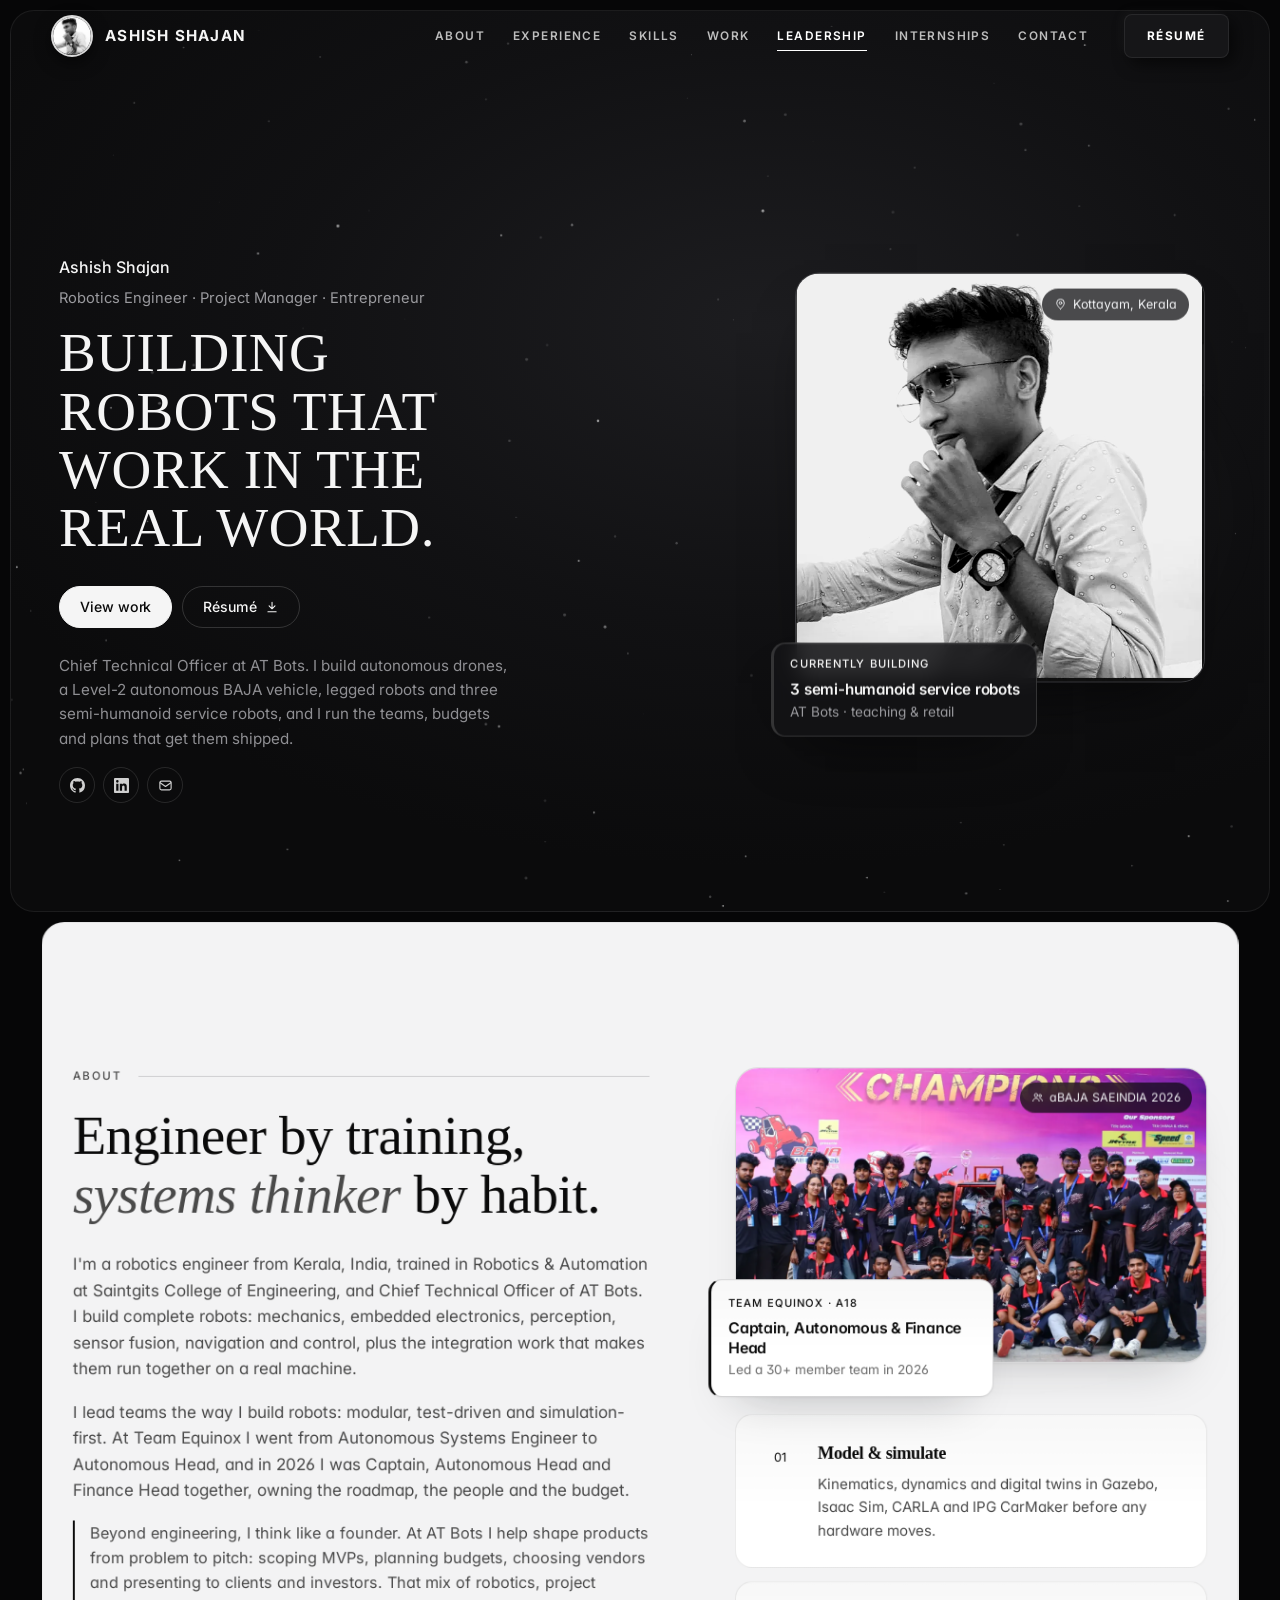
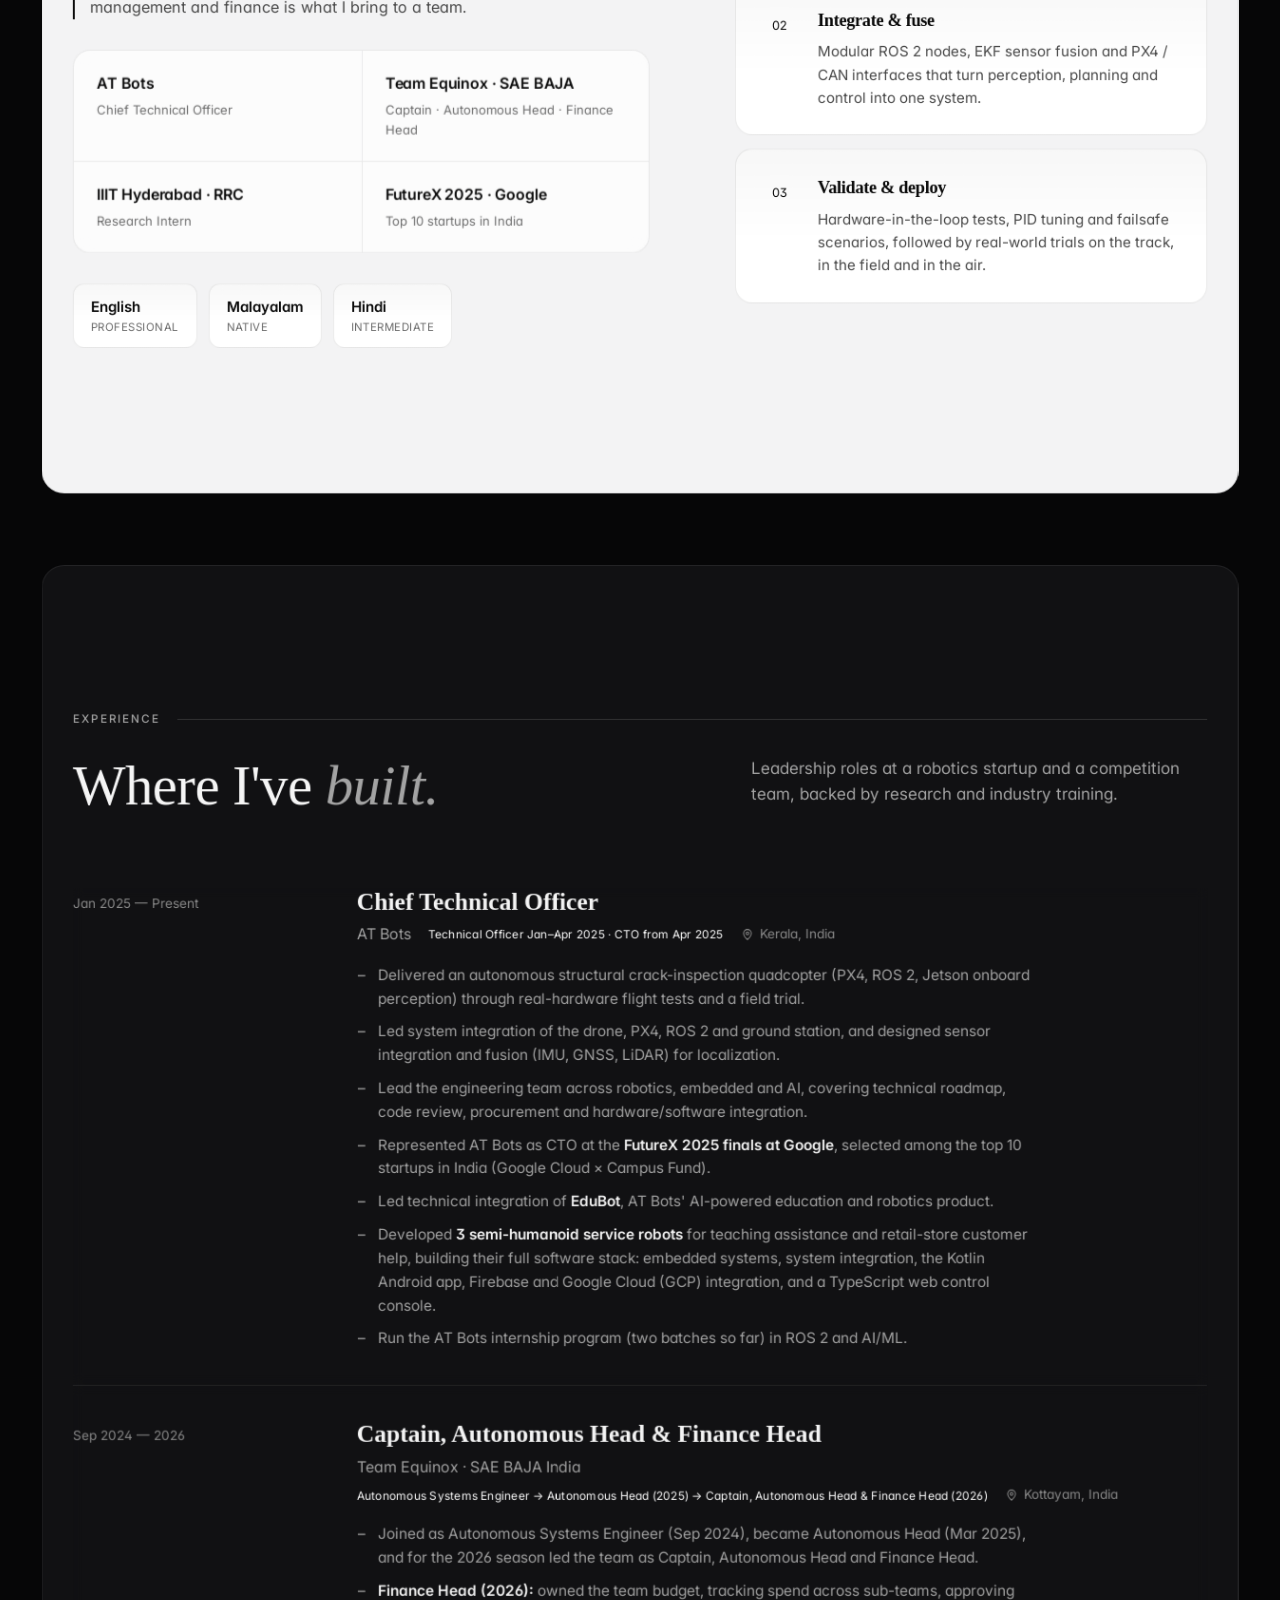
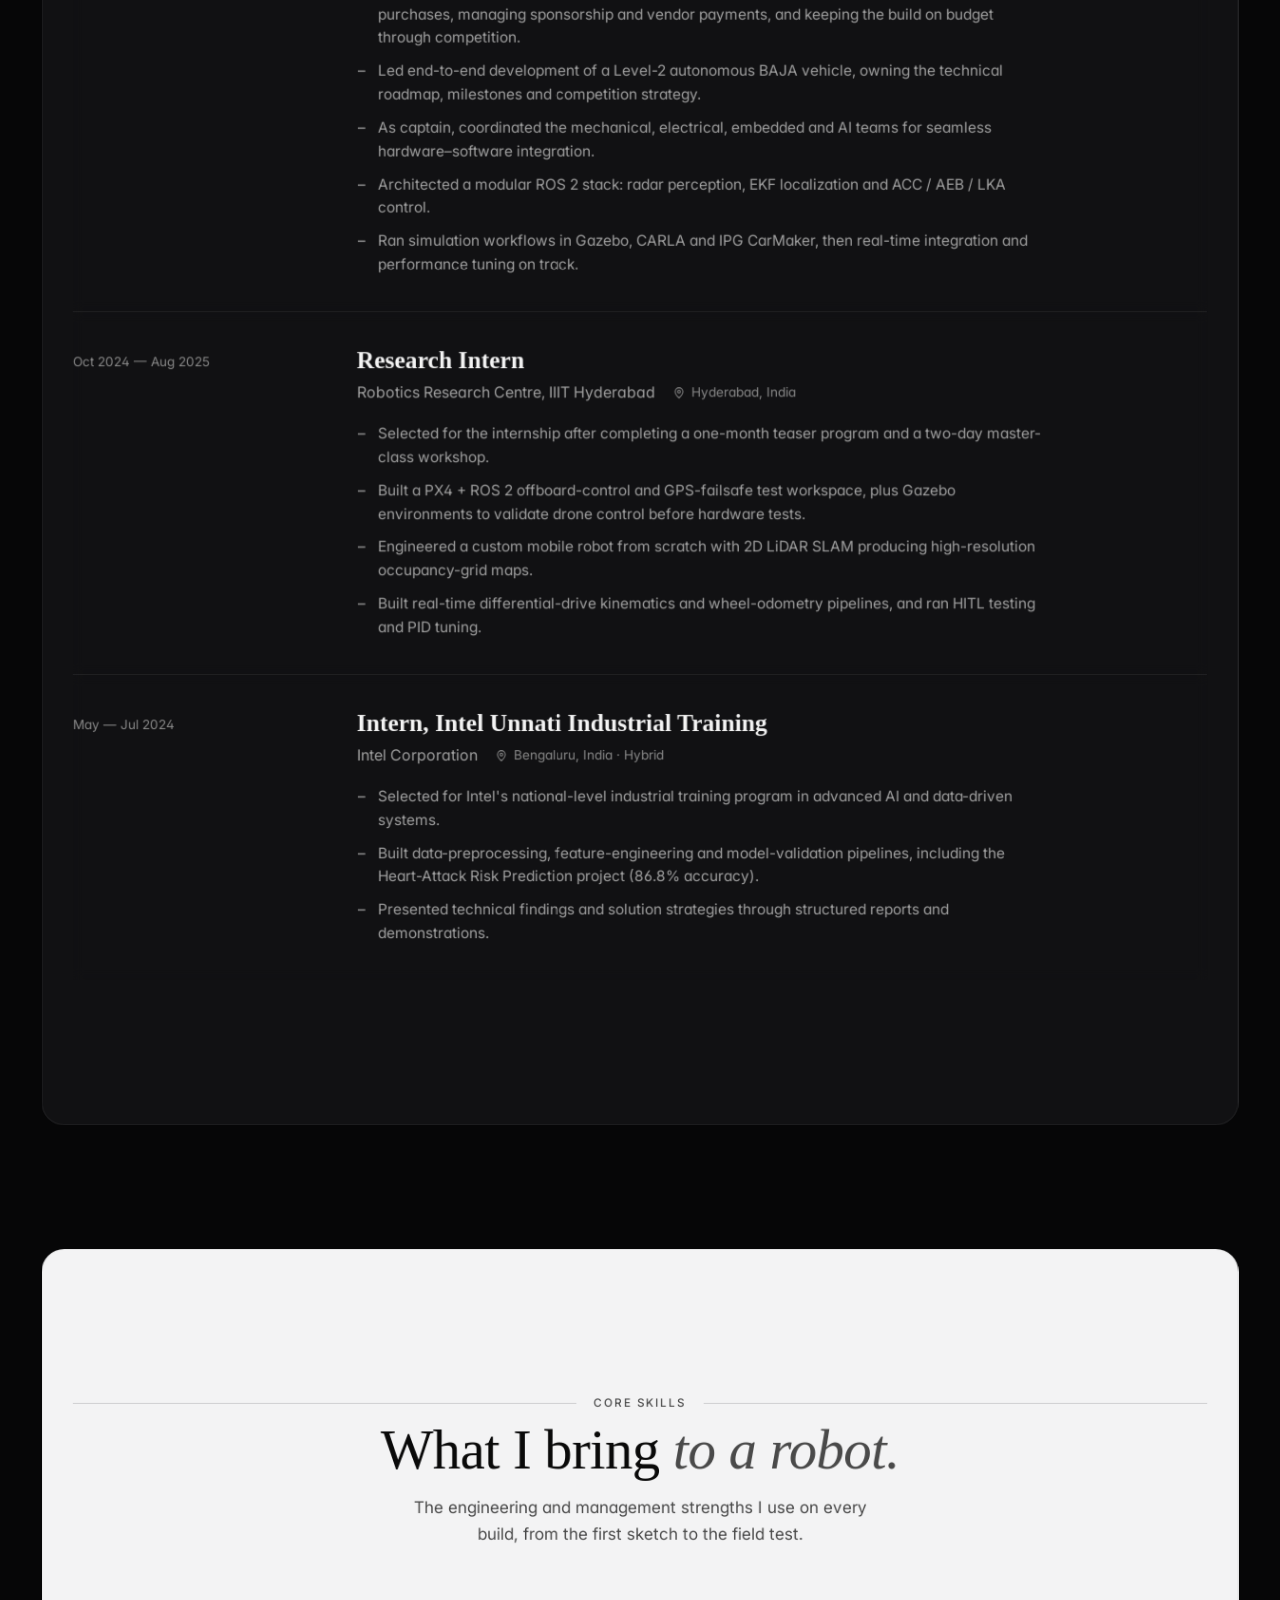
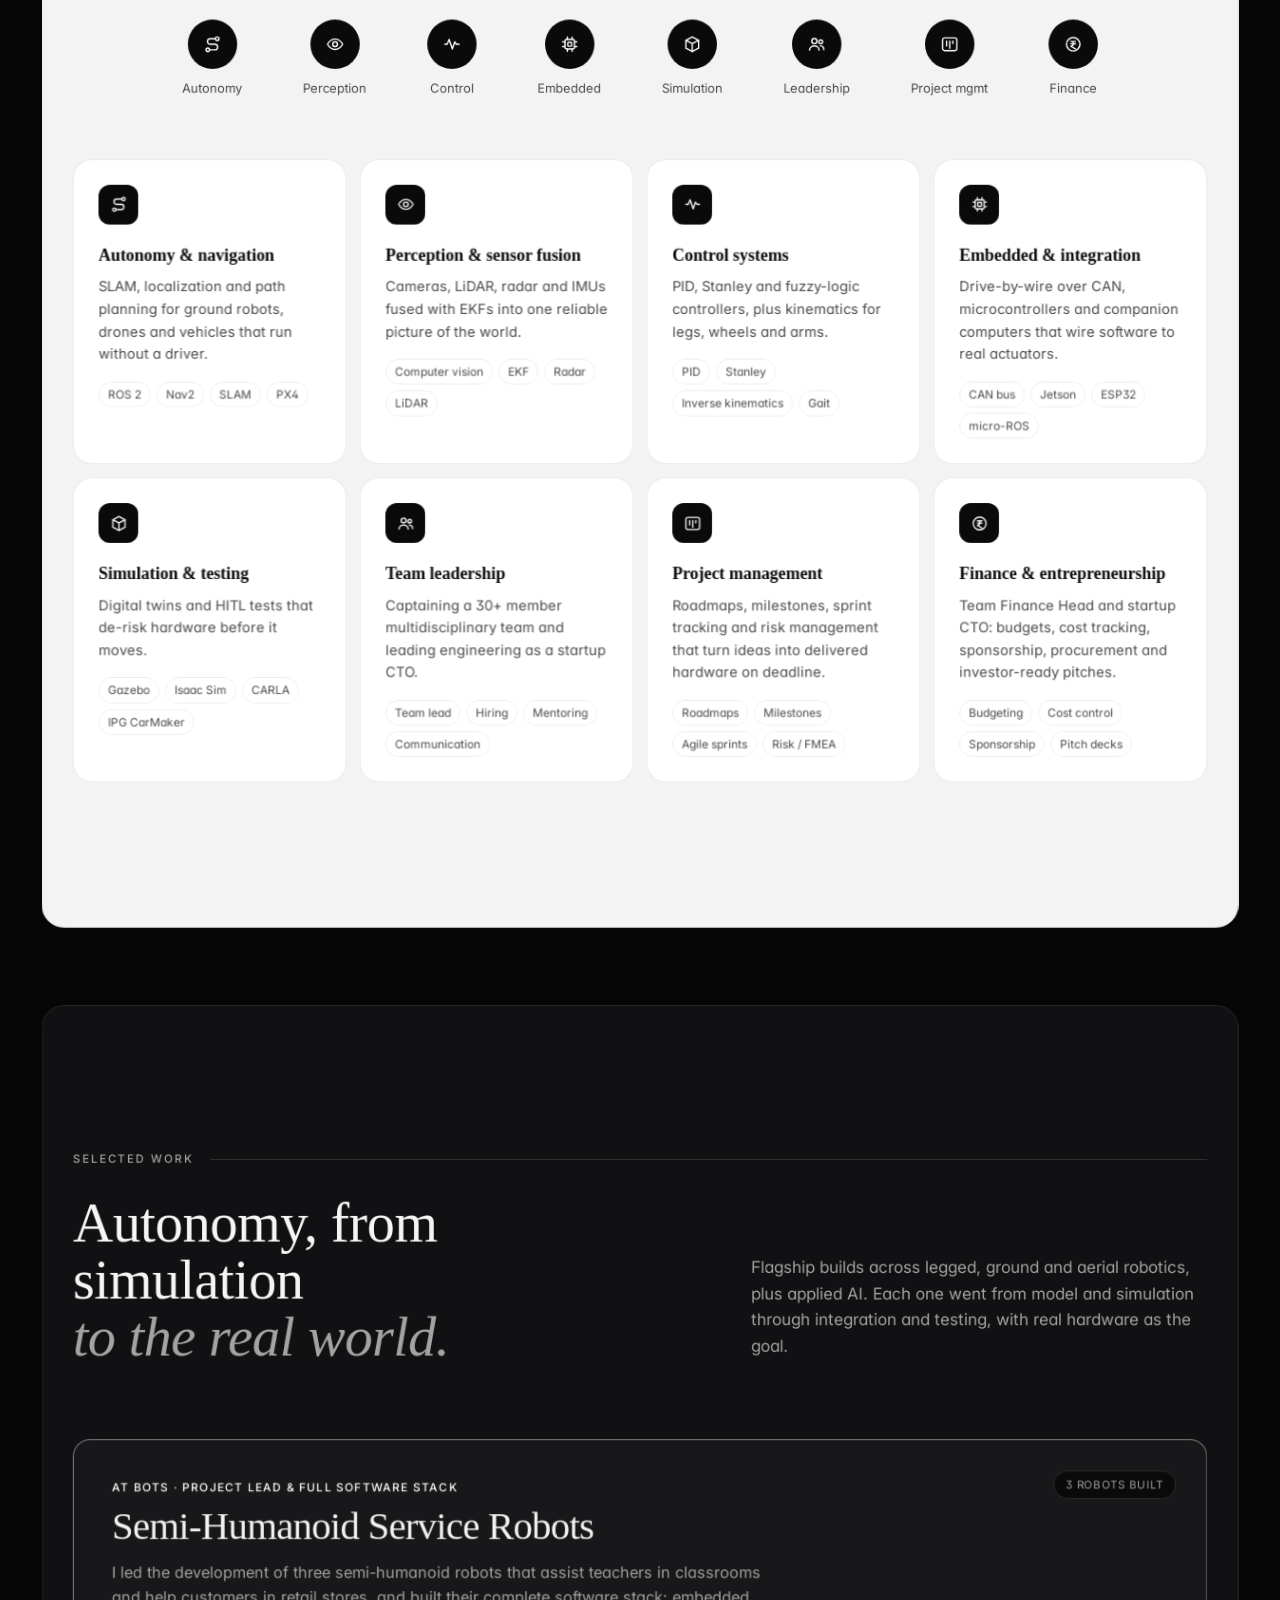
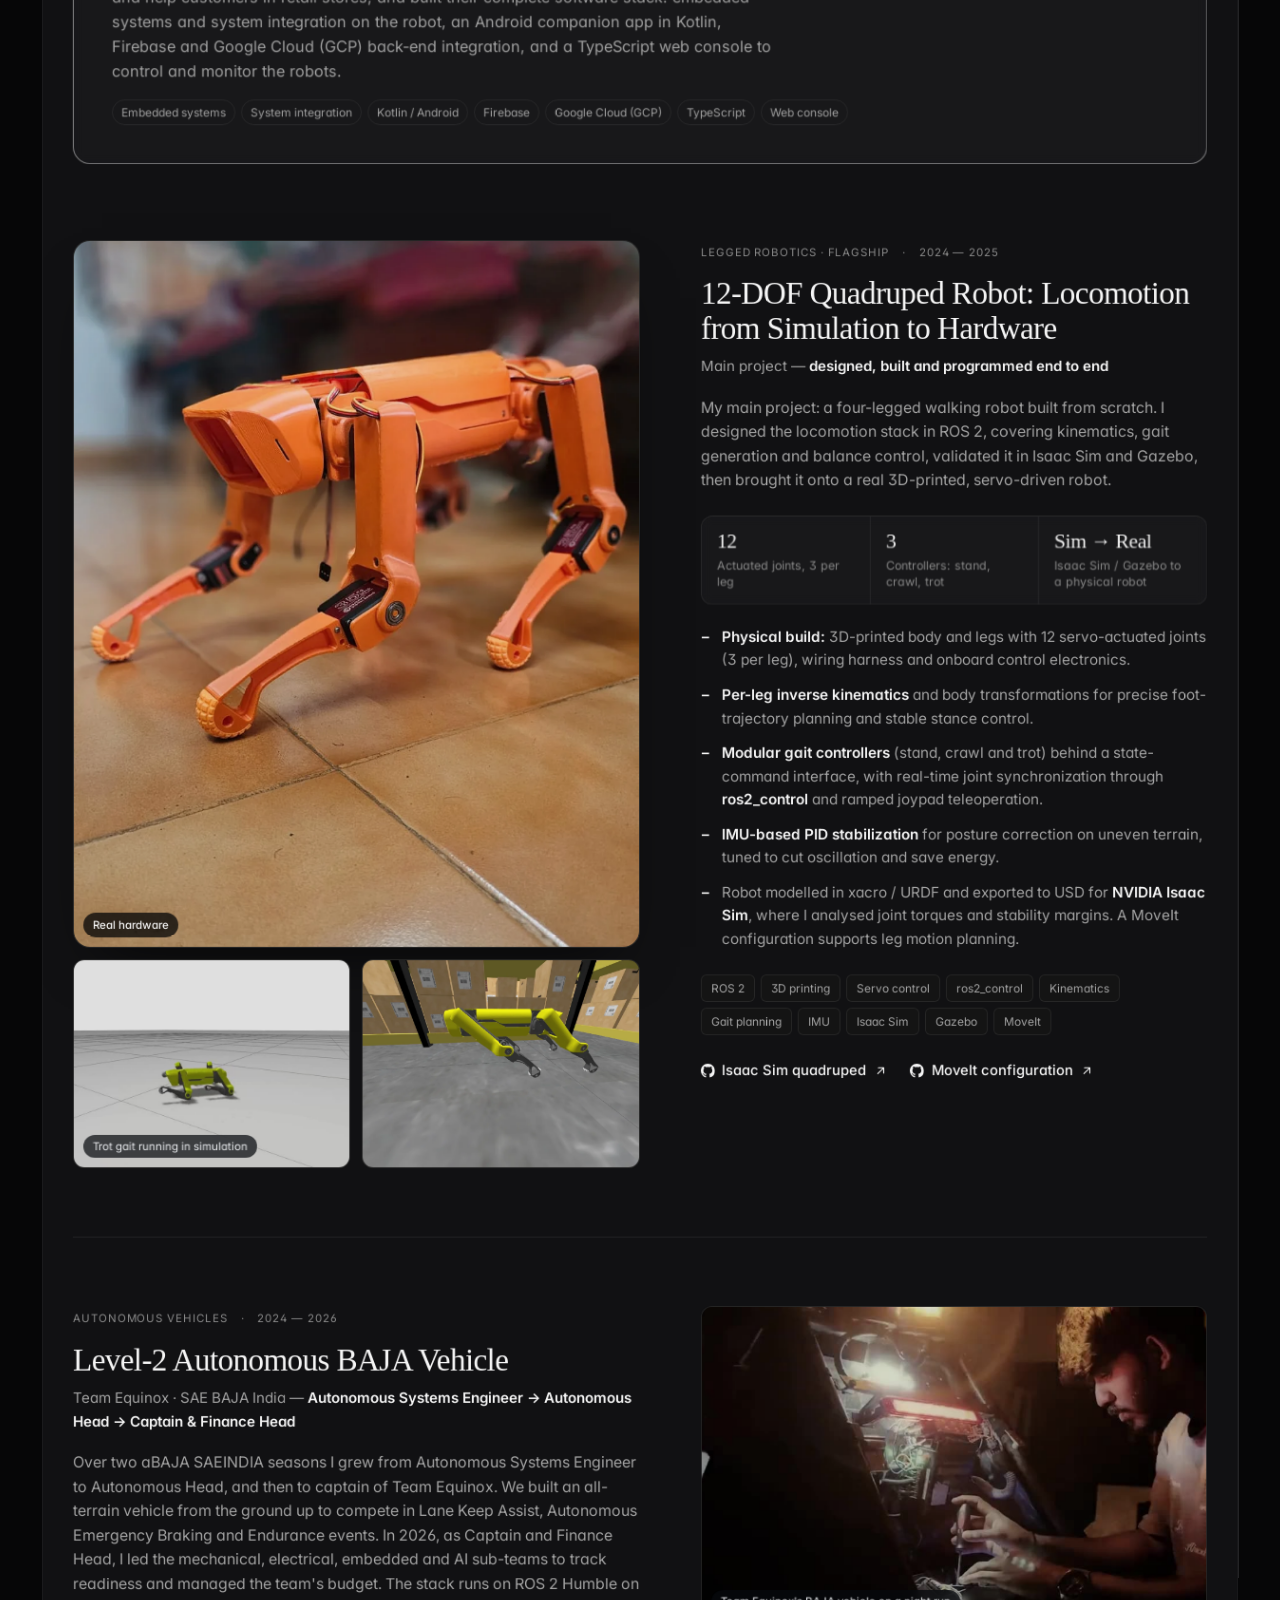
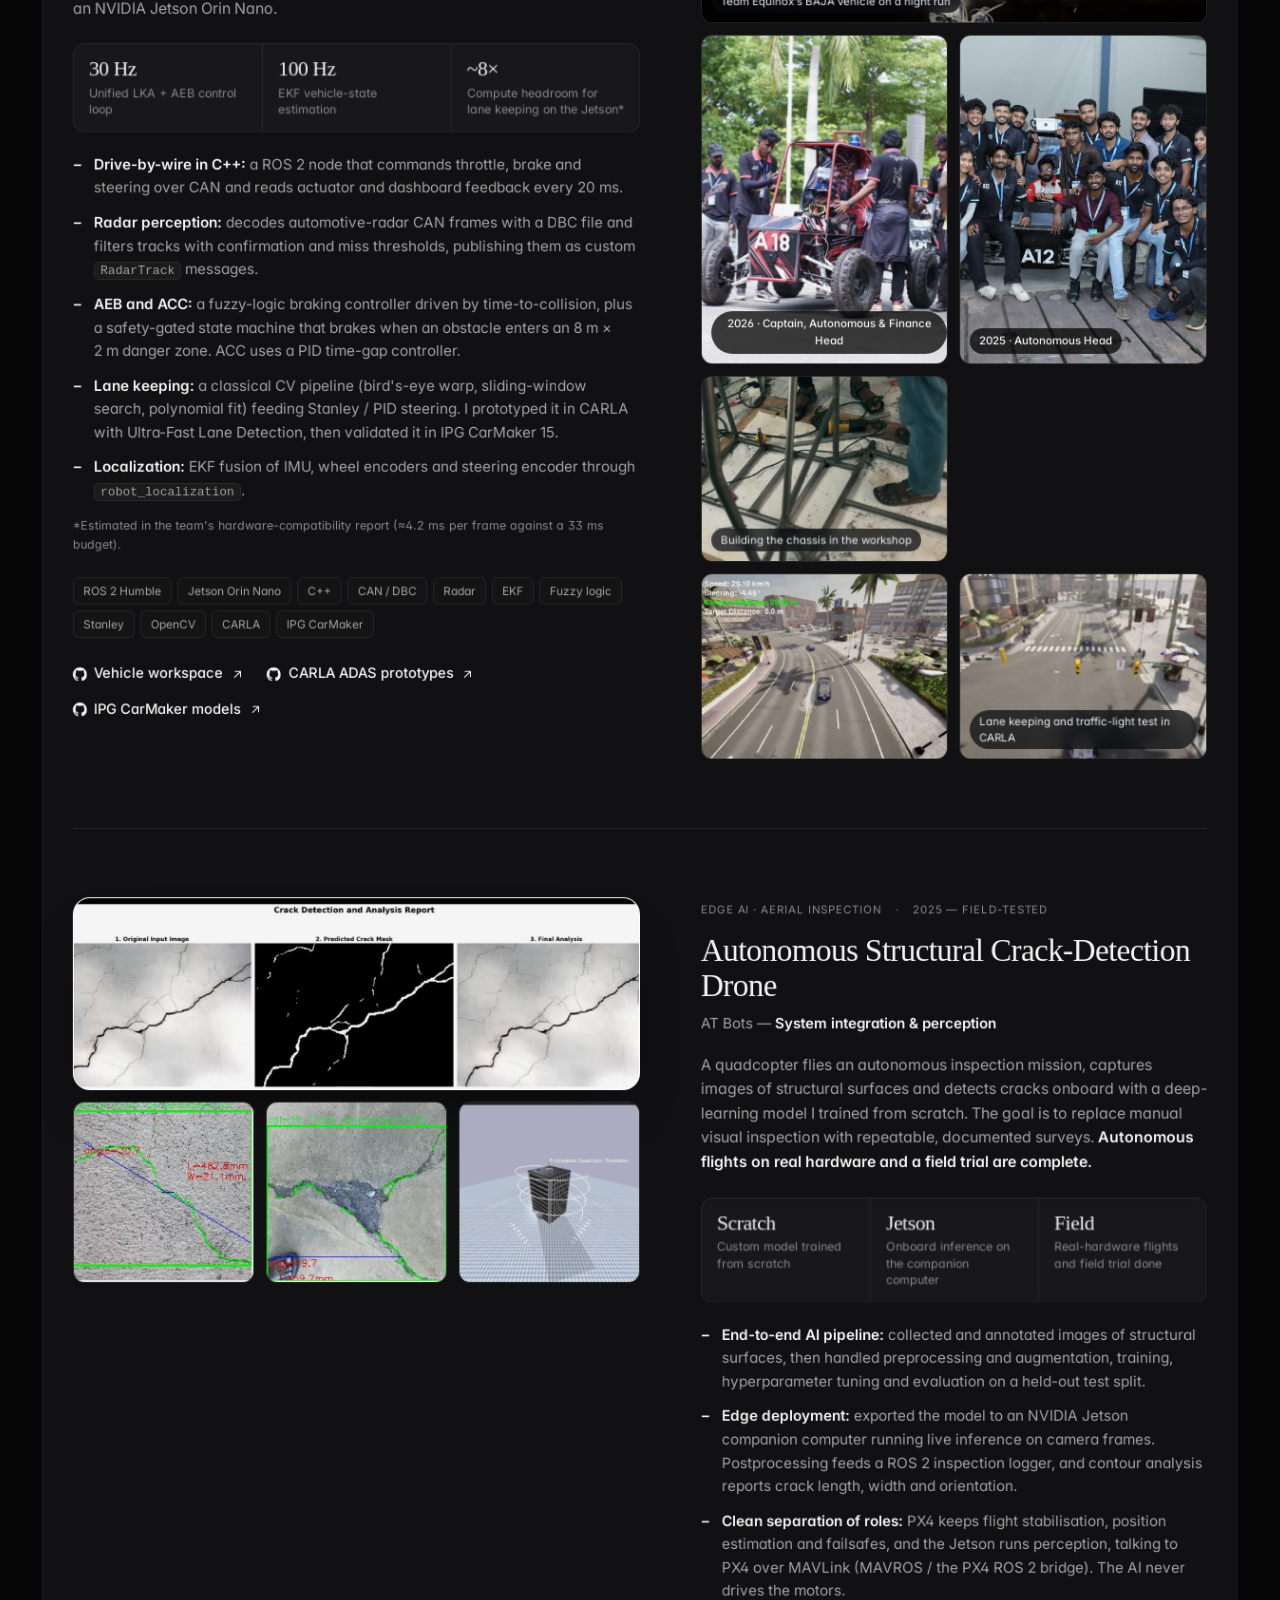
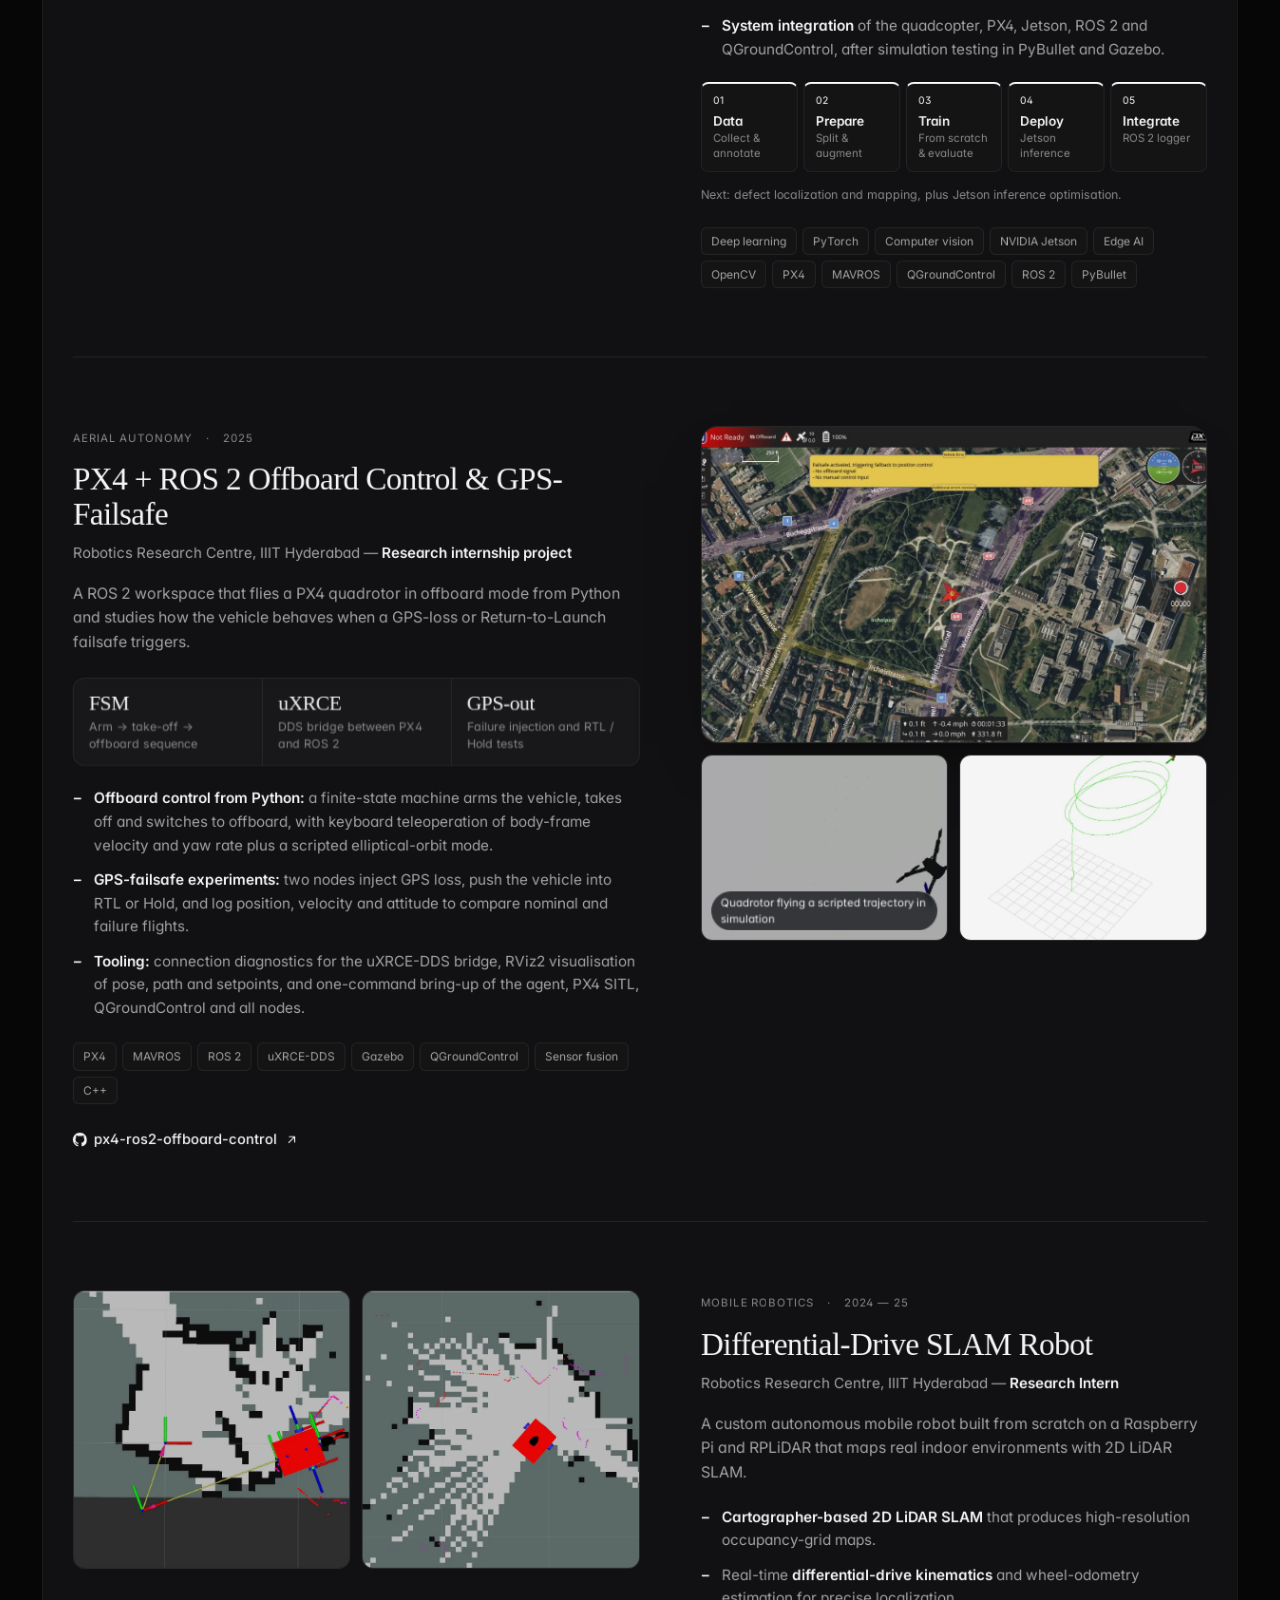
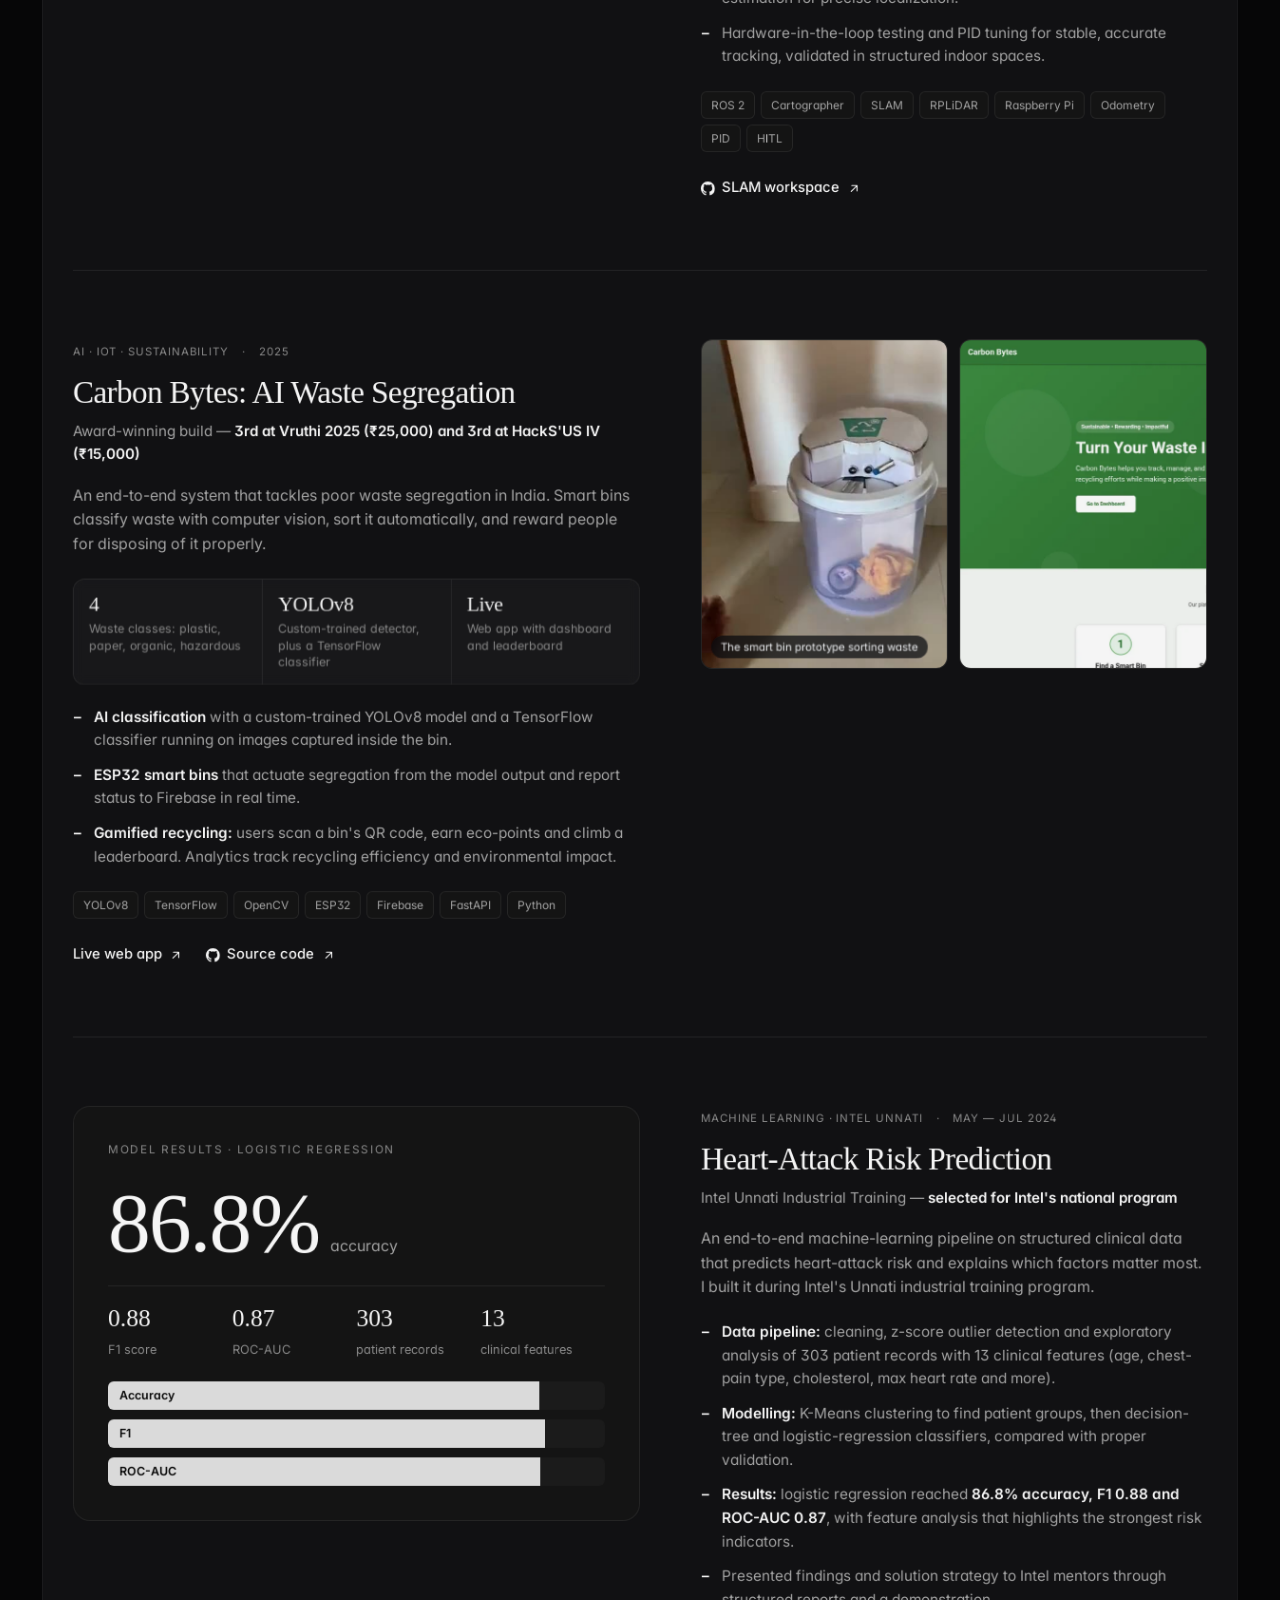
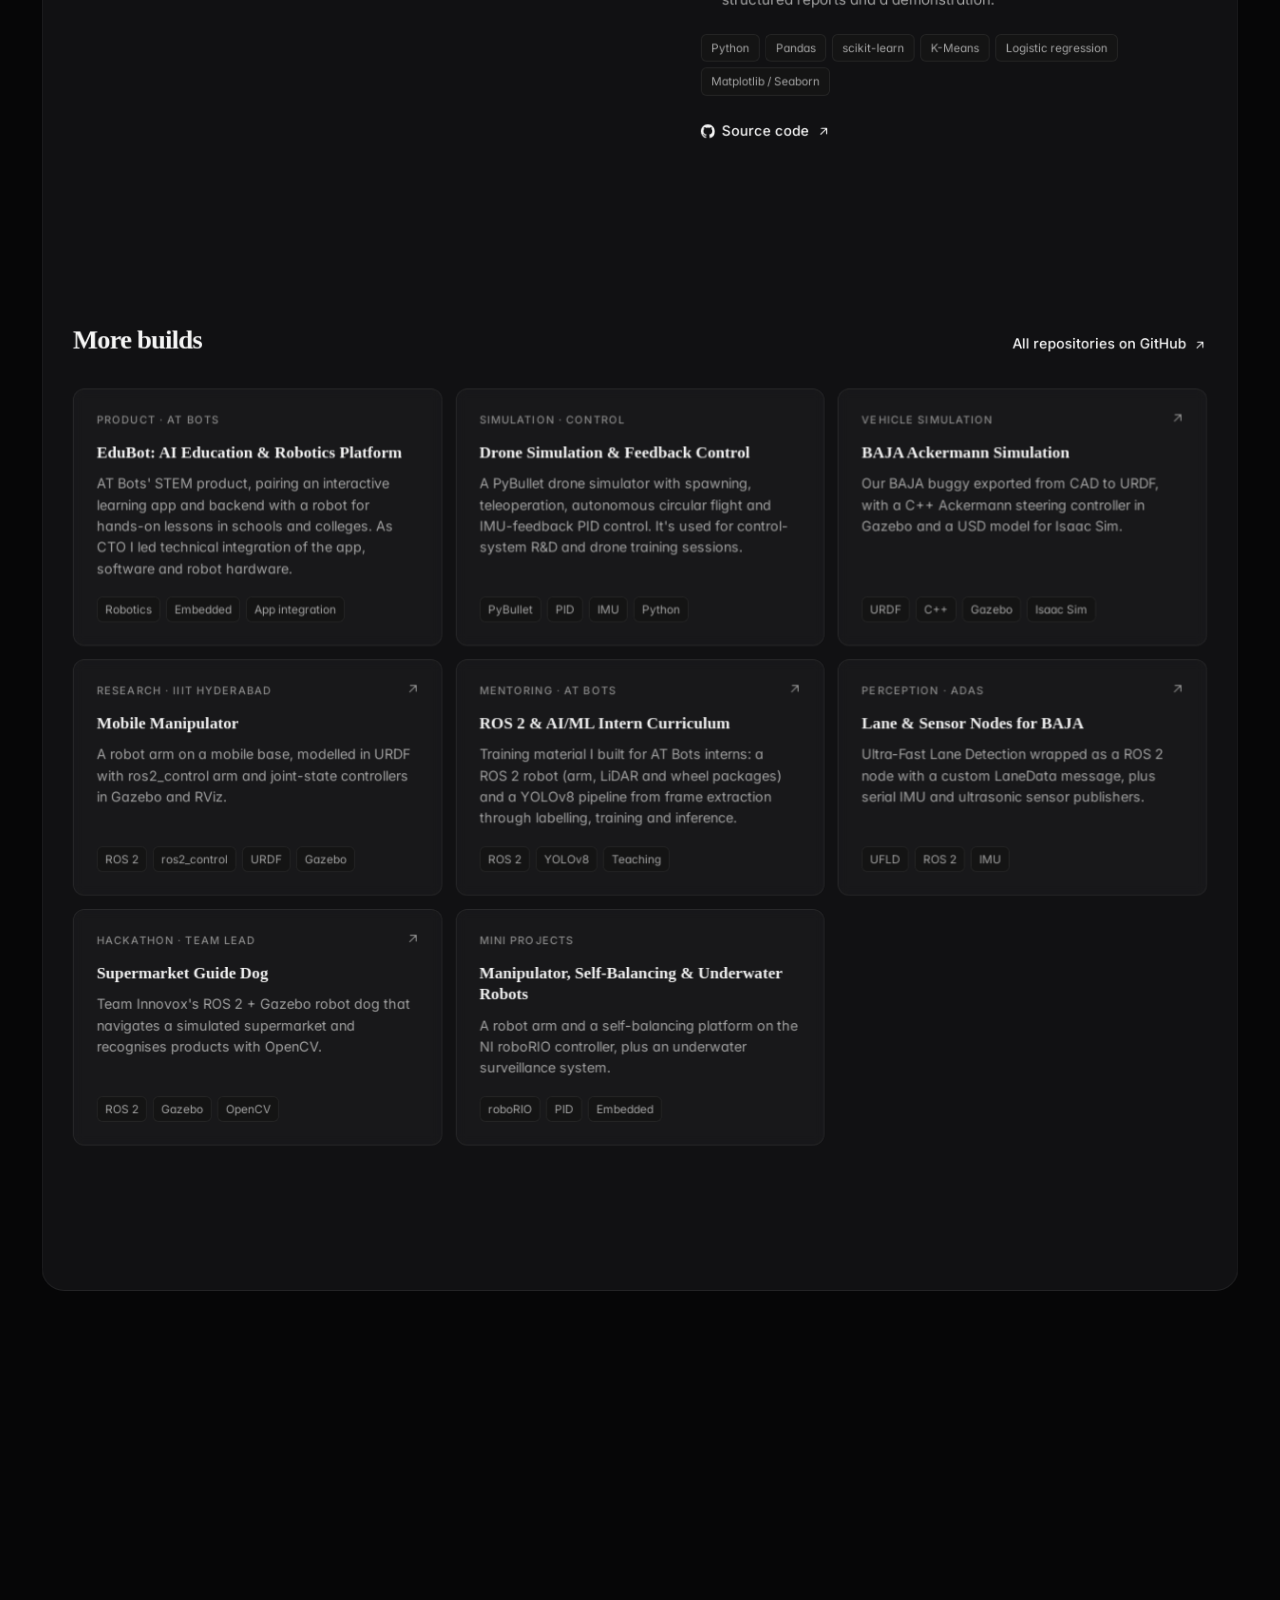
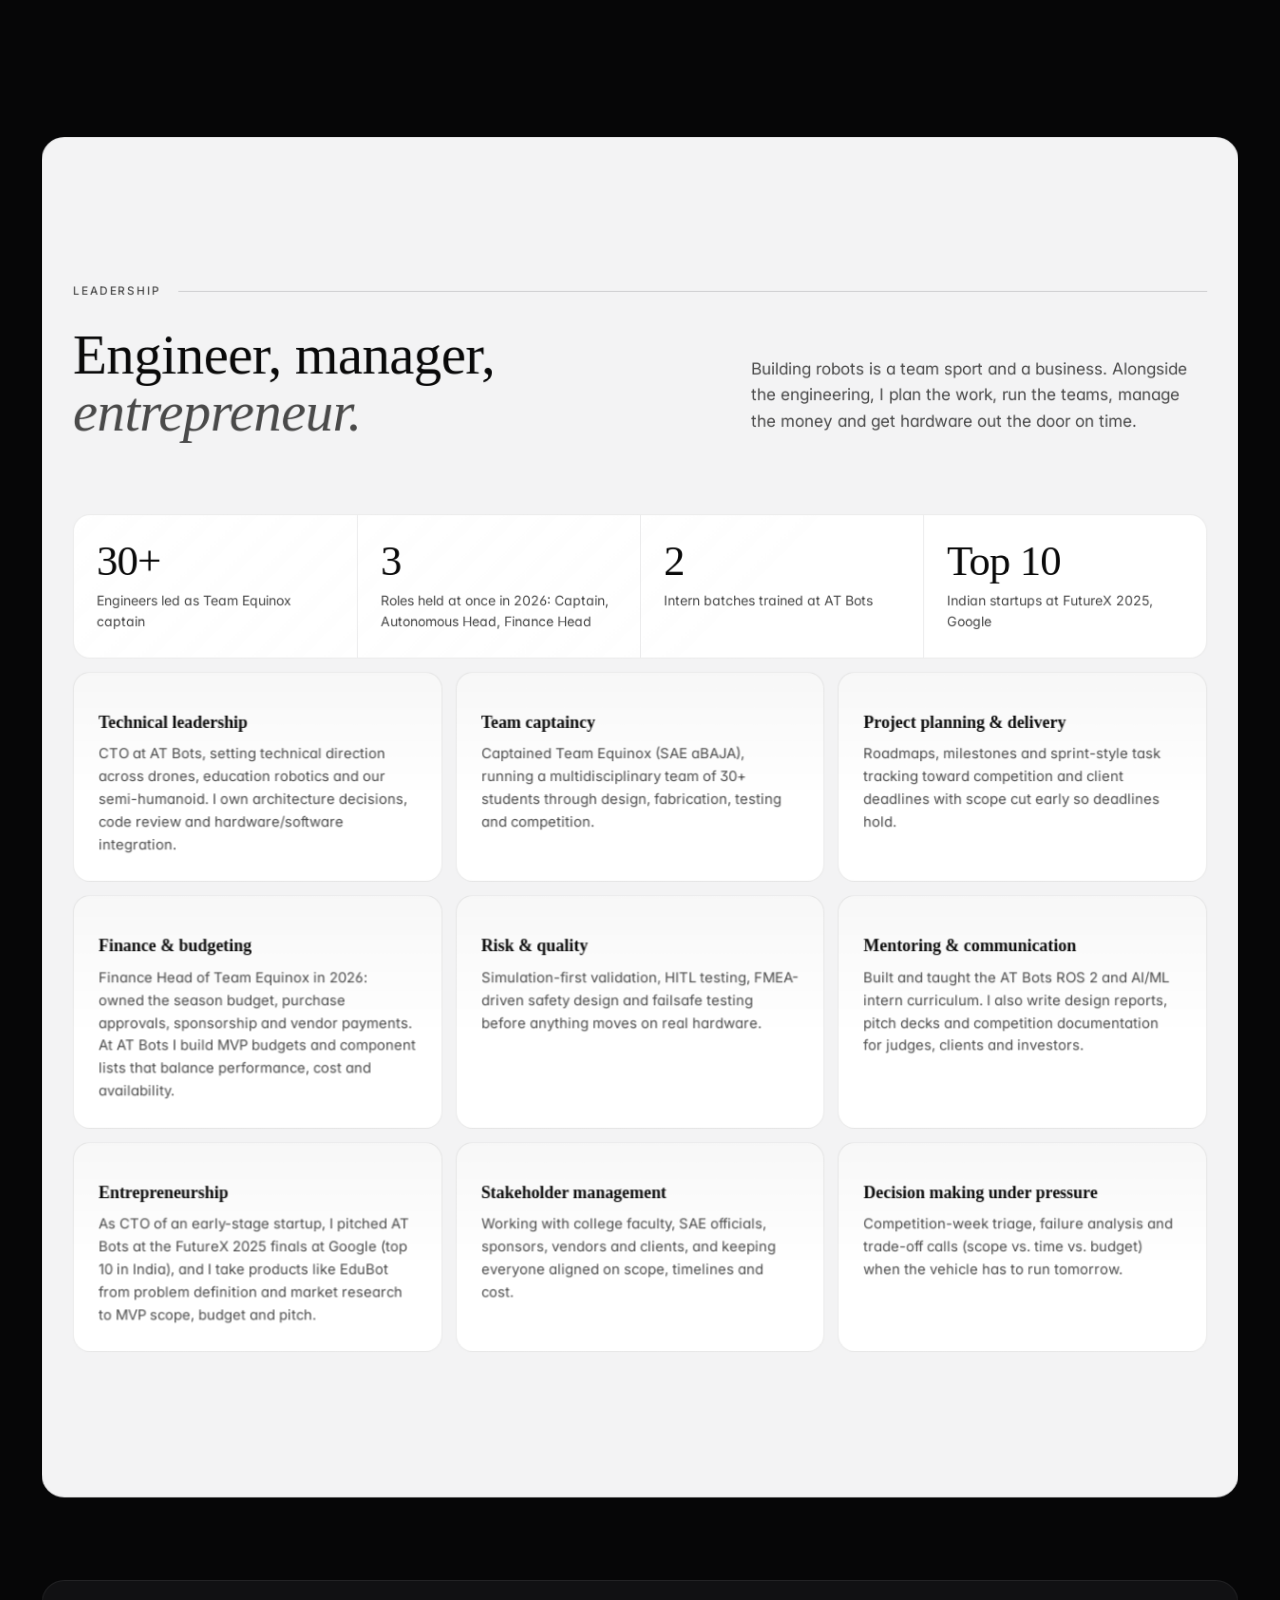
<file: index.html>
<!doctype html>
<html lang="en" data-theme="dark">
<head>
  <meta charset="utf-8">
  <meta name="viewport" content="width=device-width, initial-scale=1, viewport-fit=cover">

  <!-- ===== SEO ===== -->
  <title>Ashish Shajan — Robotics Engineer, Project Manager &amp; Entrepreneur</title>
  <meta name="description" content="Portfolio of Ashish Shajan — robotics and autonomous systems engineer, CTO at AT Bots, who developed 3 semi-humanoid service robots, and former autonomy lead of Team Equinox's Level-2 autonomous BAJA vehicle. ROS 2, PX4, SLAM, sensor fusion and AI.">
  <meta name="author" content="Ashish Shajan">
  <meta name="keywords" content="Ashish Shajan, robotics engineer, autonomous systems, ROS 2, PX4, SLAM, sensor fusion, computer vision, AT Bots, Team Equinox, BAJA, Kerala">
  <link rel="canonical" href="https://ashish480.github.io/">
  <meta name="theme-color" content="#0a0a0a" media="(prefers-color-scheme: dark)">
  <meta name="theme-color" content="#fafafa" media="(prefers-color-scheme: light)">

  <!-- Social share preview (LinkedIn, WhatsApp, X, Slack…) -->
  <meta property="og:type" content="website">
  <meta property="og:url" content="https://ashish480.github.io/">
  <meta property="og:title" content="Ashish Shajan — Robotics Engineer, Project Manager &amp; Entrepreneur">
  <meta property="og:description" content="Three semi-humanoid service robots at AT Bots, autonomous inspection drones and a Level-2 autonomous BAJA vehicle — from simulation to real-world deployment.">
  <meta property="og:image" content="https://ashish480.github.io/assets/img/og-image.png">
  <meta property="og:image:width" content="1200">
  <meta property="og:image:height" content="630">
  <meta name="twitter:card" content="summary_large_image">
  <meta name="twitter:title" content="Ashish Shajan — Robotics Engineer, Project Manager &amp; Entrepreneur">
  <meta name="twitter:description" content="Three semi-humanoid service robots at AT Bots, autonomous inspection drones and a Level-2 autonomous BAJA vehicle — from simulation to real-world deployment.">
  <meta name="twitter:image" content="https://ashish480.github.io/assets/img/og-image.png">

  <link rel="icon" href="assets/img/favicon.svg" type="image/svg+xml">
  <link rel="icon" href="assets/img/favicon-32.png" sizes="32x32" type="image/png">
  <link rel="apple-touch-icon" href="assets/img/apple-touch-icon.png">
  <link rel="manifest" href="site.webmanifest">

  <!-- ===== Fonts & styles ===== -->
  <link rel="preconnect" href="https://fonts.googleapis.com">
  <link rel="preconnect" href="https://fonts.gstatic.com" crossorigin>
  <link rel="stylesheet" href="https://fonts.googleapis.com/css2?family=Inter:wght@300..700&family=Tinos:ital,wght@0,400;0,700;1,400;1,700&display=swap">
  <link rel="stylesheet" href="assets/css/style.css">

  <!-- Apply the saved light/dark theme before the page paints (prevents a flash) -->
  <script>
    (function () {
      var t = null;
      try { t = localStorage.getItem('theme'); } catch (e) {}
      t = 'dark';
      document.documentElement.setAttribute('data-theme', t);
      document.documentElement.classList.add('js');
      // safety net: if main.js fails to load, never leave content hidden
      setTimeout(function () { if (!window.__portfolioReady) document.documentElement.classList.remove('js'); }, 3000);
    })();
  </script>
  <script src="assets/js/main.js" defer></script>

  <!-- Structured data: helps Google show your name, role and profiles -->
  <script type="application/ld+json">
  {
    "@context": "https://schema.org",
    "@type": "Person",
    "name": "Ashish Shajan",
    "url": "https://ashish480.github.io/",
    "image": "https://ashish480.github.io/assets/img/portrait.webp",
    "jobTitle": "Robotics Engineer, Project Manager and Entrepreneur; Chief Technical Officer at AT Bots",
    "worksFor": { "@type": "Organization", "name": "AT Bots" },
    "alumniOf": { "@type": "CollegeOrUniversity", "name": "Saintgits College of Engineering" },
    "address": { "@type": "PostalAddress", "addressRegion": "Kerala", "addressCountry": "IN" },
    "email": "mailto:ashishshajan480@gmail.com",
    "sameAs": [
      "https://github.com/Ashish480",
      "https://www.linkedin.com/in/ashish-shajan-65743a1b7/"
    ],
    "knowsAbout": ["Robotics", "Project Management", "Finance", "Entrepreneurship", "Machine Learning", "Edge AI", "ROS 2", "PX4", "SLAM", "Sensor Fusion", "Computer Vision", "Autonomous Vehicles", "Reinforcement Learning"]
  }
  </script>
</head>

<body>
  <!-- ===== Icon sprite (used with <svg><use href="#i-name"/></svg>) ===== -->
  <svg width="0" height="0" style="position:absolute" aria-hidden="true" focusable="false">
    <defs>
      <symbol id="i-arrow-up-right" viewBox="0 0 24 24"><g fill="none" stroke="currentColor" stroke-width="1.8" stroke-linecap="round" stroke-linejoin="round"><path d="M7 17 17 7M8 7h9v9"/></g></symbol>
      <symbol id="i-arrow-down" viewBox="0 0 24 24"><g fill="none" stroke="currentColor" stroke-width="1.8" stroke-linecap="round" stroke-linejoin="round"><path d="M12 5v14M6 13l6 6 6-6"/></g></symbol>
      <symbol id="i-arrow-up" viewBox="0 0 24 24"><g fill="none" stroke="currentColor" stroke-width="1.8" stroke-linecap="round" stroke-linejoin="round"><path d="M12 19V5M6 11l6-6 6 6"/></g></symbol>
      <symbol id="i-download" viewBox="0 0 24 24"><g fill="none" stroke="currentColor" stroke-width="1.8" stroke-linecap="round" stroke-linejoin="round"><path d="M12 4v11M7 10l5 5 5-5M5 20h14"/></g></symbol>
      <symbol id="i-mail" viewBox="0 0 24 24"><g fill="none" stroke="currentColor" stroke-width="1.8" stroke-linecap="round" stroke-linejoin="round"><rect x="3" y="5" width="18" height="14" rx="2.5"/><path d="m3.5 7.5 8.5 6 8.5-6"/></g></symbol>
      <symbol id="i-copy" viewBox="0 0 24 24"><g fill="none" stroke="currentColor" stroke-width="1.8" stroke-linecap="round" stroke-linejoin="round"><rect x="9" y="9" width="11" height="11" rx="2"/><path d="M5 15V6a2 2 0 0 1 2-2h9"/></g></symbol>
      <symbol id="i-check" viewBox="0 0 24 24"><g fill="none" stroke="currentColor" stroke-width="2" stroke-linecap="round" stroke-linejoin="round"><path d="m5 12.5 4.5 4.5L19 7.5"/></g></symbol>
      <symbol id="i-sun" viewBox="0 0 24 24"><g fill="none" stroke="currentColor" stroke-width="1.8" stroke-linecap="round" stroke-linejoin="round"><circle cx="12" cy="12" r="4"/><path d="M12 2.5v2M12 19.5v2M4.6 4.6 6 6M18 18l1.4 1.4M2.5 12h2M19.5 12h2M4.6 19.4 6 18M18 6l1.4-1.4"/></g></symbol>
      <symbol id="i-moon" viewBox="0 0 24 24"><g fill="none" stroke="currentColor" stroke-width="1.8" stroke-linecap="round" stroke-linejoin="round"><path d="M20.5 13.2A8.5 8.5 0 1 1 10.8 3.5a6.6 6.6 0 0 0 9.7 9.7z"/></g></symbol>
      <symbol id="i-menu" viewBox="0 0 24 24"><g fill="none" stroke="currentColor" stroke-width="1.8" stroke-linecap="round"><path d="M4 9h16M4 15h16"/></g></symbol>
      <symbol id="i-close" viewBox="0 0 24 24"><g fill="none" stroke="currentColor" stroke-width="1.8" stroke-linecap="round"><path d="M6 6l12 12M18 6 6 18"/></g></symbol>
      <symbol id="i-expand" viewBox="0 0 24 24"><g fill="none" stroke="currentColor" stroke-width="1.8" stroke-linecap="round" stroke-linejoin="round"><path d="M14 4h6v6M10 20H4v-6M20 4l-6.5 6.5M4 20l6.5-6.5"/></g></symbol>
      <symbol id="i-chevron-left" viewBox="0 0 24 24"><g fill="none" stroke="currentColor" stroke-width="1.8" stroke-linecap="round" stroke-linejoin="round"><path d="m15 18-6-6 6-6"/></g></symbol>
      <symbol id="i-chevron-right" viewBox="0 0 24 24"><g fill="none" stroke="currentColor" stroke-width="1.8" stroke-linecap="round" stroke-linejoin="round"><path d="m9 18 6-6-6-6"/></g></symbol>
      <symbol id="i-pin" viewBox="0 0 24 24"><g fill="none" stroke="currentColor" stroke-width="1.8" stroke-linecap="round" stroke-linejoin="round"><path d="M12 21s-7-6.2-7-11.2a7 7 0 0 1 14 0C19 14.8 12 21 12 21z"/><circle cx="12" cy="9.8" r="2.4"/></g></symbol>
      <symbol id="i-github" viewBox="0 0 16 16"><path fill="currentColor" d="M8 0C3.58 0 0 3.58 0 8c0 3.54 2.29 6.53 5.47 7.59.4.07.55-.17.55-.38 0-.19-.01-.82-.01-1.49-2.01.37-2.53-.49-2.69-.94-.09-.23-.48-.94-.82-1.13-.28-.15-.68-.52-.01-.53.63-.01 1.08.58 1.23.82.72 1.21 1.87.87 2.33.66.07-.52.28-.87.51-1.07-1.78-.2-3.64-.89-3.64-3.95 0-.87.31-1.59.82-2.15-.08-.2-.36-1.02.08-2.12 0 0 .67-.21 2.2.82.64-.18 1.32-.27 2-.27.68 0 1.36.09 2 .27 1.53-1.04 2.2-.82 2.2-.82.44 1.1.16 1.92.08 2.12.51.56.82 1.27.82 2.15 0 3.07-1.87 3.75-3.65 3.95.29.25.54.73.54 1.48 0 1.07-.01 1.93-.01 2.2 0 .21.15.46.55.38A8.01 8.01 0 0 0 16 8c0-4.42-3.58-8-8-8z"/></symbol>
      <symbol id="i-linkedin" viewBox="0 0 24 24"><path fill="currentColor" d="M20.45 20.45h-3.55v-5.57c0-1.33-.03-3.04-1.85-3.04-1.86 0-2.14 1.45-2.14 2.95v5.66H9.35V9h3.41v1.56h.05c.48-.9 1.64-1.85 3.37-1.85 3.6 0 4.27 2.37 4.27 5.46v6.28zM5.34 7.43a2.06 2.06 0 1 1 0-4.12 2.06 2.06 0 0 1 0 4.12zM7.12 20.45H3.56V9h3.56v11.45zM22.22 0H1.77C.79 0 0 .77 0 1.73v20.54C0 23.23.79 24 1.77 24h20.45c.98 0 1.78-.77 1.78-1.73V1.73C24 .77 23.2 0 22.22 0z"/></symbol>
      <symbol id="i-route" viewBox="0 0 24 24"><g fill="none" stroke="currentColor" stroke-width="1.7" stroke-linecap="round" stroke-linejoin="round"><circle cx="6" cy="19" r="2.2"/><circle cx="18" cy="5" r="2.2"/><path d="M8.2 19H15a3.5 3.5 0 0 0 0-7H9a3.5 3.5 0 0 1 0-7h6.8"/></g></symbol>
      <symbol id="i-eye" viewBox="0 0 24 24"><g fill="none" stroke="currentColor" stroke-width="1.7" stroke-linecap="round" stroke-linejoin="round"><path d="M2.5 12S6 5.5 12 5.5 21.5 12 21.5 12 18 18.5 12 18.5 2.5 12 2.5 12z"/><circle cx="12" cy="12" r="3"/></g></symbol>
      <symbol id="i-wave" viewBox="0 0 24 24"><g fill="none" stroke="currentColor" stroke-width="1.7" stroke-linecap="round" stroke-linejoin="round"><path d="M3 12h3l2.5-6 4 12 3-9 2 3H21"/></g></symbol>
      <symbol id="i-chip" viewBox="0 0 24 24"><g fill="none" stroke="currentColor" stroke-width="1.7" stroke-linecap="round" stroke-linejoin="round"><rect x="6" y="6" width="12" height="12" rx="2"/><rect x="9.5" y="9.5" width="5" height="5" rx="1"/><path d="M9 3v3M15 3v3M9 18v3M15 18v3M3 9h3M3 15h3M18 9h3M18 15h3"/></g></symbol>
      <symbol id="i-cube" viewBox="0 0 24 24"><g fill="none" stroke="currentColor" stroke-width="1.7" stroke-linecap="round" stroke-linejoin="round"><path d="M12 2.8 20 7v10l-8 4.2L4 17V7z"/><path d="M4 7l8 4.2L20 7M12 11.2v10"/></g></symbol>
      <symbol id="i-users" viewBox="0 0 24 24"><g fill="none" stroke="currentColor" stroke-width="1.7" stroke-linecap="round" stroke-linejoin="round"><circle cx="9" cy="8" r="3.2"/><path d="M3 19.5c0-3.3 2.7-5.5 6-5.5s6 2.2 6 5.5"/><circle cx="17" cy="9" r="2.4"/><path d="M16.5 14c2.6.2 4.5 2.1 4.5 4.8"/></g></symbol>
      <symbol id="i-kanban" viewBox="0 0 24 24"><g fill="none" stroke="currentColor" stroke-width="1.7" stroke-linecap="round" stroke-linejoin="round"><rect x="3" y="4" width="18" height="16" rx="2.5"/><path d="M8 8v6M12 8v9M16 8v3"/></g></symbol>
      <symbol id="i-coin" viewBox="0 0 24 24"><g fill="none" stroke="currentColor" stroke-width="1.7" stroke-linecap="round" stroke-linejoin="round"><circle cx="12" cy="12" r="8.5"/><path d="M9 8.5h6M9 11.5h6M10.5 8.5c2.6 0 2.6 6-1.5 6L15 18"/></g></symbol>
    </defs>
  </svg>

  <a class="skip-link" href="#main">Skip to content</a>
  <div class="scroll-progress" aria-hidden="true"></div>

  <!-- ================================================================
       NAVIGATION
       ================================================================ -->
  <header class="nav" data-nav>
    <div class="nav__pill">
      <a href="#top" class="brand" aria-label="Ashish Shajan — back to top">
        <img class="brand__avatar" src="assets/img/portrait.webp" alt="" width="40" height="40" aria-hidden="true">
        <span class="brand__name">Ashish Shajan</span>
      </a>

      <nav class="nav__links" aria-label="Primary">
        <a href="#about">About</a>
        <a href="#experience">Experience</a>
        <a href="#core-skills">Skills</a>
        <a href="#work">Work</a>
        <a href="#leadership">Leadership</a>
        <a href="#internships">Internships</a>
        <a href="#contact">Contact</a>
      </nav>

      <a class="btn btn--solid btn--sm nav__resume" href="assets/Ashish_Shajan_Resume.pdf" target="_blank" rel="noopener">Résumé</a>
      <button class="icon-btn nav__toggle" type="button" data-menu-toggle aria-expanded="false" aria-controls="mobile-menu" aria-label="Open menu">
        <svg class="icon icon--menu"><use href="#i-menu"/></svg>
        <svg class="icon icon--close"><use href="#i-close"/></svg>
      </button>
    </div>

    <div class="mobile-menu" id="mobile-menu" data-mobile-menu>
      <nav aria-label="Mobile">
        <a href="#about"><span class="mono">01</span>About</a>
        <a href="#experience"><span class="mono">02</span>Experience</a>
        <a href="#core-skills"><span class="mono">03</span>Core skills</a>
        <a href="#work"><span class="mono">04</span>Selected work</a>
        <a href="#leadership"><span class="mono">05</span>Leadership</a>
        <a href="#internships"><span class="mono">06</span>Internships</a>
        <a href="#recognition"><span class="mono">07</span>Recognition</a>
        <a href="#contact"><span class="mono">08</span>Contact</a>
        <a class="btn btn--solid" href="assets/Ashish_Shajan_Resume.pdf" target="_blank" rel="noopener">Download résumé <svg class="icon"><use href="#i-download"/></svg></a>
      </nav>
    </div>
  </header>

  <main id="main">

    <!-- ================================================================
         HERO
         ================================================================ -->
    <section class="hero" id="top">
      <canvas class="hero__dust" data-dust aria-hidden="true"></canvas>
      
      <div class="hero__inner">
        <figure class="portrait hero__portrait">
          <div class="portrait__frame">
            <img src="assets/img/portrait.webp" alt="Portrait of Ashish Shajan" width="640" height="640" fetchpriority="high">
          </div>
          <span class="portrait__badge"><svg class="icon"><use href="#i-pin"/></svg>Kottayam, Kerala</span>
          <figcaption class="portrait__card">
            <span class="portrait__label mono">Currently building</span>
            <span class="portrait__title">3 semi-humanoid service robots</span>
            <span class="portrait__sub">AT Bots · teaching &amp; retail</span>
          </figcaption>
        </figure>

        <div class="hero__copy">
          <p class="hero__name">Ashish Shajan</p>
          <p class="hero__badge">Robotics Engineer · Project Manager · Entrepreneur</p>
          <h1 class="hero__title">Building robots that work in the real world.</h1>
          <div class="hero__cta">
            <a class="btn btn--solid" href="#work">View work</a>
            <a class="btn btn--glass" href="assets/Ashish_Shajan_Resume.pdf" download>Résumé <svg class="icon"><use href="#i-download"/></svg></a>
          </div>
          <p class="hero__lead">Chief Technical Officer at AT Bots. I build autonomous drones, a Level-2 autonomous BAJA vehicle, legged robots and three semi-humanoid service robots, and I run the teams, budgets and plans that get them shipped.</p>
          <ul class="hero__social" aria-label="Profiles">
            <li><a href="https://github.com/Ashish480" target="_blank" rel="noopener" aria-label="GitHub"><svg class="icon"><use href="#i-github"/></svg></a></li>
            <li><a href="https://www.linkedin.com/in/ashish-shajan-65743a1b7/" target="_blank" rel="noopener" aria-label="LinkedIn"><svg class="icon"><use href="#i-linkedin"/></svg></a></li>
            <li><a href="mailto:ashishshajan480@gmail.com" aria-label="Email"><svg class="icon"><use href="#i-mail"/></svg></a></li>
          </ul>
        </div>


      </div>
    </section>

    <!-- ================================================================
         ABOUT
         ================================================================ -->
    <section class="section panel panel--light" id="about" aria-labelledby="about-title">
      <div class="container about">
        <div class="about__intro reveal">
          <p class="section-label mono"><span>01</span> About</p>
          <h2 class="section-title" id="about-title">Engineer by training, <em>systems thinker</em> by habit.</h2>
          <div class="about__text">
            <p>I'm a robotics engineer from Kerala, India, trained in Robotics &amp; Automation at Saintgits College of Engineering, and Chief Technical Officer of AT Bots. I build complete robots: mechanics, embedded electronics, perception, sensor fusion, navigation and control, plus the integration work that makes them run together on a real machine.</p>
            <p>I lead teams the way I build robots: modular, test-driven and simulation-first. At Team Equinox I went from Autonomous Systems Engineer to Autonomous Head, and in 2026 I was Captain, Autonomous Head and Finance Head together, owning the roadmap, the people and the budget.</p>
          </div>
          <p class="about__entre">Beyond engineering, I think like a founder. At AT Bots I help shape products from problem to pitch: scoping MVPs, planning budgets, choosing vendors and presenting to clients and investors. That mix of robotics, project management and finance is what I bring to a team.</p>
          <ul class="creds" aria-label="Current and past roles">
            <li><span class="creds__org">AT Bots</span><span class="creds__role">Chief Technical Officer</span></li>
            <li><span class="creds__org">Team Equinox · SAE BAJA</span><span class="creds__role">Captain · Autonomous Head · Finance Head</span></li>
            <li><span class="creds__org">IIIT Hyderabad · RRC</span><span class="creds__role">Research Intern</span></li>
            <li><span class="creds__org">FutureX 2025 · Google</span><span class="creds__role">Top 10 startups in India</span></li>
          </ul>
          <dl class="langs">
            <div><dt>English</dt><dd>Professional</dd></div>
            <div><dt>Malayalam</dt><dd>Native</dd></div>
            <div><dt>Hindi</dt><dd>Intermediate</dd></div>
          </dl>
        </div>

        <div class="about__side">
        <figure class="portrait portrait--team">
          <button class="portrait__frame" type="button" data-gallery="about" data-caption="Team Equinox at aBAJA SAEINDIA 2026 with the A18 vehicle, the 30+ member team I led as Captain, Autonomous Head and Finance Head">
            <img src="assets/img/projects/equinox-2026-champions.webp" alt="Team Equinox, more than thirty members in black and red team shirts, with the A18 BAJA vehicle at aBAJA SAEINDIA 2026" width="1440" height="810" loading="lazy">
          </button>
          <span class="portrait__badge"><svg class="icon"><use href="#i-users"/></svg>aBAJA SAEINDIA 2026</span>
          <figcaption class="portrait__card">
            <span class="portrait__label mono">Team Equinox · A18</span>
            <span class="portrait__title">Captain, Autonomous &amp; Finance Head</span>
            <span class="portrait__sub">Led a 30+ member team in 2026</span>
          </figcaption>
        </figure>
        <ol class="approach" aria-label="How I work">
          <li class="approach__step reveal">
            <span class="approach__num mono">01</span>
            <div>
              <h3>Model &amp; simulate</h3>
              <p>Kinematics, dynamics and digital twins in Gazebo, Isaac Sim, CARLA and IPG CarMaker before any hardware moves.</p>
            </div>
          </li>
          <li class="approach__step reveal">
            <span class="approach__num mono">02</span>
            <div>
              <h3>Integrate &amp; fuse</h3>
              <p>Modular ROS&nbsp;2 nodes, EKF sensor fusion and PX4 / CAN interfaces that turn perception, planning and control into one system.</p>
            </div>
          </li>
          <li class="approach__step reveal">
            <span class="approach__num mono">03</span>
            <div>
              <h3>Validate &amp; deploy</h3>
              <p>Hardware-in-the-loop tests, PID tuning and failsafe scenarios, followed by real-world trials on the track, in the field and in the air.</p>
            </div>
          </li>
        </ol>
        </div>
      </div>
    </section>

    <!-- ================================================================
         EXPERIENCE
         ================================================================ -->
    <section class="section panel" id="experience" aria-labelledby="experience-title">
      <div class="container">
        <header class="section-head reveal">
          <p class="section-label mono"><span>02</span> Experience</p>
          <div>
            <h2 class="section-title" id="experience-title">Where I've <em>built.</em></h2>
            <p class="section-intro">Leadership roles at a robotics startup and a competition team, backed by research and industry training.</p>
          </div>
        </header>

        <ol class="timeline">
          <li class="role reveal">
            <div class="role__when mono">Jan 2025 — Present</div>
            <div class="role__body">
              <h3 class="role__title">Chief Technical Officer</h3>
              <p class="role__org">AT Bots <span class="role__loc"><span class="mono role__tenure">Technical Officer Jan–Apr 2025 · CTO from Apr 2025</span></span><span class="role__loc"><svg class="icon"><use href="#i-pin"/></svg>Kerala, India</span></p>
              <ul class="role__points">
                <li>Delivered an autonomous structural crack-inspection quadcopter (PX4, ROS&nbsp;2, Jetson onboard perception) through real-hardware flight tests and a field trial.</li>
                <li>Led system integration of the drone, PX4, ROS&nbsp;2 and ground station, and designed sensor integration and fusion (IMU, GNSS, LiDAR) for localization.</li>
                <li>Lead the engineering team across robotics, embedded and AI, covering technical roadmap, code review, procurement and hardware/software integration.</li>
                <li>Represented AT Bots as CTO at the <strong>FutureX 2025 finals at Google</strong>, selected among the top 10 startups in India (Google Cloud × Campus Fund).</li>
                <li>Led technical integration of <strong>EduBot</strong>, AT Bots' AI-powered education and robotics product.</li>
                <li>Developed <strong>3 semi-humanoid service robots</strong> for teaching assistance and retail-store customer help, building their full software stack: embedded systems, system integration, the Kotlin Android app, Firebase and Google Cloud (GCP) integration, and a TypeScript web control console.</li>
                <li>Run the AT Bots internship program (two batches so far) in ROS&nbsp;2 and AI/ML.</li>
              </ul>
            </div>
          </li>

          <li class="role reveal">
            <div class="role__when mono">Sep 2024 — 2026</div>
            <div class="role__body">
              <h3 class="role__title">Captain, Autonomous Head &amp; Finance Head</h3>
              <p class="role__org">Team Equinox · SAE BAJA India <span class="role__loc"><span class="mono role__tenure">Autonomous Systems Engineer → Autonomous Head (2025) → Captain, Autonomous Head &amp; Finance Head (2026)</span></span><span class="role__loc"><svg class="icon"><use href="#i-pin"/></svg>Kottayam, India</span></p>
              <ul class="role__points">
                <li>Joined as Autonomous Systems Engineer (Sep 2024), became Autonomous Head (Mar 2025), and for the 2026 season led the team as Captain, Autonomous Head and Finance Head.</li>
                <li><strong>Finance Head (2026):</strong> owned the team budget, tracking spend across sub-teams, approving purchases, managing sponsorship and vendor payments, and keeping the build on budget through competition.</li>
                <li>Led end-to-end development of a Level-2 autonomous BAJA vehicle, owning the technical roadmap, milestones and competition strategy.</li>
                <li>As captain, coordinated the mechanical, electrical, embedded and AI teams for seamless hardware–software integration.</li>
                <li>Architected a modular ROS&nbsp;2 stack: radar perception, EKF localization and ACC / AEB / LKA control.</li>
                <li>Ran simulation workflows in Gazebo, CARLA and IPG CarMaker, then real-time integration and performance tuning on track.</li>
              </ul>
            </div>
          </li>

          <li class="role reveal">
            <div class="role__when mono">Oct 2024 — Aug 2025</div>
            <div class="role__body">
              <h3 class="role__title">Research Intern</h3>
              <p class="role__org">Robotics Research Centre, IIIT Hyderabad <span class="role__loc"><svg class="icon"><use href="#i-pin"/></svg>Hyderabad, India</span></p>
              <ul class="role__points">
                <li>Selected for the internship after completing a one-month teaser program and a two-day master-class workshop.</li>
                <li>Built a PX4 + ROS&nbsp;2 offboard-control and GPS-failsafe test workspace, plus Gazebo environments to validate drone control before hardware tests.</li>
                <li>Engineered a custom mobile robot from scratch with 2D LiDAR SLAM producing high-resolution occupancy-grid maps.</li>
                <li>Built real-time differential-drive kinematics and wheel-odometry pipelines, and ran HITL testing and PID tuning.</li>
              </ul>
            </div>
          </li>

          <li class="role reveal">
            <div class="role__when mono">May — Jul 2024</div>
            <div class="role__body">
              <h3 class="role__title">Intern, Intel Unnati Industrial Training</h3>
              <p class="role__org">Intel Corporation <span class="role__loc"><svg class="icon"><use href="#i-pin"/></svg>Bengaluru, India · Hybrid</span></p>
              <ul class="role__points">
                <li>Selected for Intel's national-level industrial training program in advanced AI and data-driven systems.</li>
                <li>Built data-preprocessing, feature-engineering and model-validation pipelines, including the Heart-Attack Risk Prediction project (86.8% accuracy).</li>
                <li>Presented technical findings and solution strategies through structured reports and demonstrations.</li>
              </ul>
            </div>
          </li>
        </ol>
      </div>
    </section>

    <!-- ================================================================
         CORE SKILLS
         ================================================================ -->
    <section class="section panel panel--light" id="core-skills" aria-labelledby="core-title">
      <div class="container">
        <header class="section-head section-head--center reveal">
          <p class="section-label mono"><span>03</span> Core skills</p>
          <h2 class="section-title" id="core-title">What I bring <em>to a robot.</em></h2>
          <p class="section-intro">The engineering and management strengths I use on every build, from the first sketch to the field test.</p>
        </header>

        <ul class="core-row reveal" aria-hidden="true">
          <li><span><svg class="icon"><use href="#i-route"/></svg></span>Autonomy</li>
          <li><span><svg class="icon"><use href="#i-eye"/></svg></span>Perception</li>
          <li><span><svg class="icon"><use href="#i-wave"/></svg></span>Control</li>
          <li><span><svg class="icon"><use href="#i-chip"/></svg></span>Embedded</li>
          <li><span><svg class="icon"><use href="#i-cube"/></svg></span>Simulation</li>
          <li><span><svg class="icon"><use href="#i-users"/></svg></span>Leadership</li>
          <li><span><svg class="icon"><use href="#i-kanban"/></svg></span>Project mgmt</li>
          <li><span><svg class="icon"><use href="#i-coin"/></svg></span>Finance</li>
        </ul>

        <div class="core-grid">
          <article class="core reveal">
            <span class="core__icon"><svg class="icon"><use href="#i-route"/></svg></span>
            <h3 class="core__title">Autonomy &amp; navigation</h3>
            <p class="core__text">SLAM, localization and path planning for ground robots, drones and vehicles that run without a driver.</p>
            <ul class="core__tags"><li>ROS 2</li><li>Nav2</li><li>SLAM</li><li>PX4</li></ul>
          </article>
          <article class="core reveal">
            <span class="core__icon"><svg class="icon"><use href="#i-eye"/></svg></span>
            <h3 class="core__title">Perception &amp; sensor fusion</h3>
            <p class="core__text">Cameras, LiDAR, radar and IMUs fused with EKFs into one reliable picture of the world.</p>
            <ul class="core__tags"><li>Computer vision</li><li>EKF</li><li>Radar</li><li>LiDAR</li></ul>
          </article>
          <article class="core reveal">
            <span class="core__icon"><svg class="icon"><use href="#i-wave"/></svg></span>
            <h3 class="core__title">Control systems</h3>
            <p class="core__text">PID, Stanley and fuzzy-logic controllers, plus kinematics for legs, wheels and arms.</p>
            <ul class="core__tags"><li>PID</li><li>Stanley</li><li>Inverse kinematics</li><li>Gait</li></ul>
          </article>
          <article class="core reveal">
            <span class="core__icon"><svg class="icon"><use href="#i-chip"/></svg></span>
            <h3 class="core__title">Embedded &amp; integration</h3>
            <p class="core__text">Drive-by-wire over CAN, microcontrollers and companion computers that wire software to real actuators.</p>
            <ul class="core__tags"><li>CAN bus</li><li>Jetson</li><li>ESP32</li><li>micro-ROS</li></ul>
          </article>
          <article class="core reveal">
            <span class="core__icon"><svg class="icon"><use href="#i-cube"/></svg></span>
            <h3 class="core__title">Simulation &amp; testing</h3>
            <p class="core__text">Digital twins and HITL tests that de-risk hardware before it moves.</p>
            <ul class="core__tags"><li>Gazebo</li><li>Isaac Sim</li><li>CARLA</li><li>IPG CarMaker</li></ul>
          </article>
          <article class="core reveal">
            <span class="core__icon"><svg class="icon"><use href="#i-users"/></svg></span>
            <h3 class="core__title">Team leadership</h3>
            <p class="core__text">Captaining a 30+ member multidisciplinary team and leading engineering as a startup CTO.</p>
            <ul class="core__tags"><li>Team lead</li><li>Hiring</li><li>Mentoring</li><li>Communication</li></ul>
          </article>
          <article class="core reveal">
            <span class="core__icon"><svg class="icon"><use href="#i-kanban"/></svg></span>
            <h3 class="core__title">Project management</h3>
            <p class="core__text">Roadmaps, milestones, sprint tracking and risk management that turn ideas into delivered hardware on deadline.</p>
            <ul class="core__tags"><li>Roadmaps</li><li>Milestones</li><li>Agile sprints</li><li>Risk / FMEA</li></ul>
          </article>
          <article class="core reveal">
            <span class="core__icon"><svg class="icon"><use href="#i-coin"/></svg></span>
            <h3 class="core__title">Finance &amp; entrepreneurship</h3>
            <p class="core__text">Team Finance Head and startup CTO: budgets, cost tracking, sponsorship, procurement and investor-ready pitches.</p>
            <ul class="core__tags"><li>Budgeting</li><li>Cost control</li><li>Sponsorship</li><li>Pitch decks</li></ul>
          </article>
        </div>
      </div>
    </section>

    <!-- ================================================================
         SELECTED WORK
         To add a project: copy one <article class="project">…</article>
         block, change the text and point the images at new files in
         assets/img/projects/.
         ================================================================ -->
    <section class="section panel" id="work" aria-labelledby="work-title">
      <div class="container">
        <header class="section-head reveal">
          <p class="section-label mono"><span>04</span> Selected work</p>
          <div>
            <h2 class="section-title" id="work-title">Autonomy, from simulation<br class="br-lg"> <em>to the real world.</em></h2>
            <p class="section-intro">Flagship builds across legged, ground and aerial robotics, plus applied AI. Each one went from model and simulation through integration and testing, with real hardware as the goal.</p>
          </div>
        </header>

        <!-- ── Now building (update this card as the project grows) ── -->
        <aside class="now reveal" aria-label="Semi-humanoid robots">
          <span class="now__status mono">3 robots built</span>
          <div class="now__body">
            <p class="now__label mono">AT Bots · Project lead &amp; full software stack</p>
            <h3 class="now__title">Semi-Humanoid Service Robots</h3>
            <p class="now__text">I led the development of three semi-humanoid robots that assist teachers in classrooms and help customers in retail stores, and built their complete software stack: embedded systems and system integration on the robot, an Android companion app in Kotlin, Firebase and Google Cloud (GCP) back-end integration, and a TypeScript web console to control and monitor the robots.</p>
            <ul class="core__tags"><li>Embedded systems</li><li>System integration</li><li>Kotlin / Android</li><li>Firebase</li><li>Google Cloud (GCP)</li><li>TypeScript</li><li>Web console</li></ul>
          </div>
        </aside>

        <div class="projects">

          <!-- ── Project 04 · Quadruped ────────────────────────── -->
          <article class="project reveal" id="project-quadruped">
            <div class="project__media">
              <button class="media media--main" type="button" style="--ar: 4 / 5" data-gallery="quad" data-caption="The 12-DOF quadruped I built: 3D-printed body and legs with 12 servo-actuated joints">
                <img src="assets/img/projects/quadruped-real.webp" alt="Orange 3D-printed four-legged robot dog with servo motors at each joint, standing on a tiled floor" width="900" height="1600" loading="lazy">
                <span class="media__tag">Real hardware</span>
                <span class="media__zoom" aria-hidden="true"><svg class="icon"><use href="#i-expand"/></svg></span>
              </button>
              <div class="media__row">
              <figure tabindex="0" role="button" data-gallery="quad" data-caption="Trot gait running in simulation" class="media media--video">
                <video src="assets/video/quadruped-walk.mp4" poster="assets/video/quadruped-walk.jpg" muted loop playsinline preload="none" aria-label="Trot gait running in simulation"></video>
                <figcaption class="media__cap">Trot gait running in simulation</figcaption>
                <span class="media__zoom media__zoom--video" aria-hidden="true"><svg class="icon"><use href="#i-expand"/></svg></span>
              </figure>
                <button class="media" type="button" data-gallery="quad" data-caption="Quadruped in a Gazebo warehouse world">
                  <img src="assets/img/projects/quadruped-warehouse.webp" alt="Yellow quadruped robot walking between warehouse shelves in Gazebo" width="1400" height="761" loading="lazy">
                  <span class="media__zoom" aria-hidden="true"><svg class="icon"><use href="#i-expand"/></svg></span>
                </button>
              </div>
            </div>

            <div class="project__body">
              <p class="project__meta mono"><span class="project__index">04</span><span>Legged robotics · Flagship</span><span>2024 — 2025</span></p>
              <h3 class="project__title">12-DOF Quadruped Robot: Locomotion from Simulation to Hardware</h3>
              <p class="project__org">Main project — <strong>designed, built and programmed end to end</strong></p>
              <p class="project__summary">My main project: a four-legged walking robot built from scratch. I designed the locomotion stack in ROS&nbsp;2, covering kinematics, gait generation and balance control, validated it in Isaac Sim and Gazebo, then brought it onto a real 3D-printed, servo-driven robot.</p>
              <dl class="stats">
                <div><dt>12</dt><dd>Actuated joints, 3 per leg</dd></div>
                <div><dt>3</dt><dd>Controllers: stand, crawl, trot</dd></div>
                <div><dt>Sim → Real</dt><dd>Isaac Sim / Gazebo to a physical robot</dd></div>
              </dl>
              <ul class="project__points">
                <li><strong>Physical build:</strong> 3D-printed body and legs with 12 servo-actuated joints (3 per leg), wiring harness and onboard control electronics.</li>
                <li><strong>Per-leg inverse kinematics</strong> and body transformations for precise foot-trajectory planning and stable stance control.</li>
                <li><strong>Modular gait controllers</strong> (stand, crawl and trot) behind a state-command interface, with real-time joint synchronization through <strong>ros2_control</strong> and ramped joypad teleoperation.</li>
                <li><strong>IMU-based PID stabilization</strong> for posture correction on uneven terrain, tuned to cut oscillation and save energy.</li>
                <li>Robot modelled in xacro / URDF and exported to USD for <strong>NVIDIA Isaac Sim</strong>, where I analysed joint torques and stability margins. A MoveIt configuration supports leg motion planning.</li>
              </ul>
              <ul class="tags" aria-label="Technologies">
                <li>ROS 2</li><li>3D printing</li><li>Servo control</li><li>ros2_control</li><li>Kinematics</li><li>Gait planning</li><li>IMU</li><li>Isaac Sim</li><li>Gazebo</li><li>MoveIt</li>
              </ul>
              <div class="project__links">
                <a class="link-arrow" href="https://github.com/Ashish480/quadruped-Isaacsim" target="_blank" rel="noopener"><svg class="icon"><use href="#i-github"/></svg>Isaac Sim quadruped <svg class="icon"><use href="#i-arrow-up-right"/></svg></a>
                <a class="link-arrow" href="https://github.com/Ashish480/moveitquadmini" target="_blank" rel="noopener"><svg class="icon"><use href="#i-github"/></svg>MoveIt configuration <svg class="icon"><use href="#i-arrow-up-right"/></svg></a>
              </div>
            </div>
          </article>

          <!-- ── Project 01 · BAJA ─────────────────────────────── -->
          <article class="project reveal" id="project-baja">
            <div class="project__media">
              <figure tabindex="0" role="button" data-gallery="baja" data-caption="Team Equinox's BAJA vehicle on a night run" class="media media--video">
                <video src="assets/video/baja-run.mp4" poster="assets/video/baja-run.jpg" muted loop playsinline preload="none" aria-label="Team Equinox's BAJA vehicle on a night run"></video>
                <figcaption class="media__cap">Team Equinox's BAJA vehicle on a night run</figcaption>
                <span class="media__zoom media__zoom--video" aria-hidden="true"><svg class="icon"><use href="#i-expand"/></svg></span>
              </figure>
              <div class="media__row">
                <button class="media" type="button" style="--ar: 3 / 4" data-gallery="baja" data-caption="aBAJA 2026: the A18 vehicle at the event, my season as Captain, Autonomous Head &amp; Finance Head">
                  <img src="assets/img/projects/equinox-2026-a18.webp" alt="Team Equinox members around their red and black BAJA vehicle A18 at the 2026 event" width="1080" height="1440" loading="lazy">
                  <span class="media__tag">2026 · Captain, Autonomous &amp; Finance Head</span>
                  <span class="media__zoom" aria-hidden="true"><svg class="icon"><use href="#i-expand"/></svg></span>
                </button>
                <button class="media" type="button" style="--ar: 3 / 4" data-gallery="baja" data-caption="aBAJA 2025: Team Equinox with the A12 vehicle, my season as Autonomous Head">
                  <img src="assets/img/projects/equinox-team-hd.webp" alt="Team Equinox members posing with their BAJA vehicle, number A12, in 2025" width="1600" height="1067" loading="lazy">
                  <span class="media__tag">2025 · Autonomous Head</span>
                  <span class="media__zoom" aria-hidden="true"><svg class="icon"><use href="#i-expand"/></svg></span>
                </button>
              </div>
              <div class="media__row">
                <figure tabindex="0" role="button" data-gallery="baja" data-caption="Building the chassis in the workshop" class="media media--video">
                <video src="assets/video/baja-build.mp4" poster="assets/video/baja-build.jpg" muted loop playsinline preload="none" aria-label="Building the chassis in the workshop"></video>
                <figcaption class="media__cap">Building the chassis in the workshop</figcaption>
                <span class="media__zoom media__zoom--video" aria-hidden="true"><svg class="icon"><use href="#i-expand"/></svg></span>
              </figure>
              </div>
              <div class="media__row">
                <button class="media" type="button" data-gallery="baja" data-caption="Adaptive Cruise Control following a lead vehicle in CARLA">
                  <img src="assets/img/projects/carla-acc.webp" alt="CARLA simulation of adaptive cruise control with speed and following-distance readout" width="742" height="557" loading="lazy">
                  <span class="media__zoom" aria-hidden="true"><svg class="icon"><use href="#i-expand"/></svg></span>
                </button>
                <figure tabindex="0" role="button" data-gallery="baja" data-caption="Lane keeping and traffic-light test in CARLA" class="media media--video">
                <video src="assets/video/carla-drive.mp4" poster="assets/video/carla-drive.jpg" muted loop playsinline preload="none" aria-label="Lane keeping and traffic-light test in CARLA"></video>
                <figcaption class="media__cap">Lane keeping and traffic-light test in CARLA</figcaption>
                <span class="media__zoom media__zoom--video" aria-hidden="true"><svg class="icon"><use href="#i-expand"/></svg></span>
              </figure>
              </div>
            </div>

            <div class="project__body">
              <p class="project__meta mono"><span class="project__index">01</span><span>Autonomous vehicles</span><span>2024 — 2026</span></p>
              <h3 class="project__title">Level-2 Autonomous BAJA Vehicle</h3>
              <p class="project__org">Team Equinox · SAE BAJA India — <strong>Autonomous Systems Engineer → Autonomous Head → Captain &amp; Finance Head</strong></p>
              <p class="project__summary">Over two aBAJA SAEINDIA seasons I grew from Autonomous Systems Engineer to Autonomous Head, and then to captain of Team Equinox. We built an all-terrain vehicle from the ground up to compete in Lane Keep Assist, Autonomous Emergency Braking and Endurance events. In 2026, as Captain and Finance Head, I led the mechanical, electrical, embedded and AI sub-teams to track readiness and managed the team's budget. The stack runs on ROS&nbsp;2 Humble on an NVIDIA Jetson Orin Nano.</p>
              <dl class="stats">
                <div><dt>30 Hz</dt><dd>Unified LKA + AEB control loop</dd></div>
                <div><dt>100 Hz</dt><dd>EKF vehicle-state estimation</dd></div>
                <div><dt>~8×</dt><dd>Compute headroom for lane keeping on the Jetson*</dd></div>
              </dl>
              <ul class="project__points">
                <li><strong>Drive-by-wire in C++:</strong> a ROS&nbsp;2 node that commands throttle, brake and steering over CAN and reads actuator and dashboard feedback every 20&nbsp;ms.</li>
                <li><strong>Radar perception:</strong> decodes automotive-radar CAN frames with a DBC file and filters tracks with confirmation and miss thresholds, publishing them as custom <code>RadarTrack</code> messages.</li>
                <li><strong>AEB and ACC:</strong> a fuzzy-logic braking controller driven by time-to-collision, plus a safety-gated state machine that brakes when an obstacle enters an 8&nbsp;m × 2&nbsp;m danger zone. ACC uses a PID time-gap controller.</li>
                <li><strong>Lane keeping:</strong> a classical CV pipeline (bird's-eye warp, sliding-window search, polynomial fit) feeding Stanley / PID steering. I prototyped it in CARLA with Ultra-Fast Lane Detection, then validated it in IPG CarMaker&nbsp;15.</li>
                <li><strong>Localization:</strong> EKF fusion of IMU, wheel encoders and steering encoder through <code>robot_localization</code>.</li>
              </ul>
              <p class="project__note">*Estimated in the team's hardware-compatibility report (≈4.2&nbsp;ms per frame against a 33&nbsp;ms budget).</p>
              <ul class="tags" aria-label="Technologies">
                <li>ROS 2 Humble</li><li>Jetson Orin Nano</li><li>C++</li><li>CAN / DBC</li><li>Radar</li><li>EKF</li><li>Fuzzy logic</li><li>Stanley</li><li>OpenCV</li><li>CARLA</li><li>IPG CarMaker</li>
              </ul>
              <div class="project__links">
                <a class="link-arrow" href="https://github.com/Ashish480/equinox26_ws" target="_blank" rel="noopener"><svg class="icon"><use href="#i-github"/></svg>Vehicle workspace <svg class="icon"><use href="#i-arrow-up-right"/></svg></a>
                <a class="link-arrow" href="https://github.com/Ashish480/Carla_abaja" target="_blank" rel="noopener"><svg class="icon"><use href="#i-github"/></svg>CARLA ADAS prototypes <svg class="icon"><use href="#i-arrow-up-right"/></svg></a>
                <a class="link-arrow" href="https://github.com/Ashish480/IPG-models" target="_blank" rel="noopener"><svg class="icon"><use href="#i-github"/></svg>IPG CarMaker models <svg class="icon"><use href="#i-arrow-up-right"/></svg></a>
              </div>
            </div>
          </article>

          <!-- ── Project 02 · Crack detection ──────────────────── -->
          <article class="project reveal" id="project-crack">
            <div class="project__media">
              <button class="media media--main media--contain" type="button" style="--ar: 1500 / 507" data-gallery="crack" data-caption="Crack Detection &amp; Analysis Report: input image, predicted mask and quantified result">
                <img src="assets/img/projects/crack-report.webp" alt="Three-panel report showing a concrete surface, the predicted crack mask, and the analysed crack" width="1500" height="507" loading="lazy">
                <span class="media__zoom" aria-hidden="true"><svg class="icon"><use href="#i-expand"/></svg></span>
              </button>
              <div class="media__row media__row--3">
                <button class="media" type="button" style="--ar: 1 / 1" data-gallery="crack" data-caption="Crack quantified at 482.8 mm length × 21.1 mm width, 30.7° orientation">
                  <img src="assets/img/projects/crack-measure-1.webp" alt="Concrete crack outlined in green with length, width and angle annotations" width="256" height="255" loading="lazy">
                  <span class="media__zoom" aria-hidden="true"><svg class="icon"><use href="#i-expand"/></svg></span>
                </button>
                <button class="media" type="button" style="--ar: 1 / 1" data-gallery="crack" data-caption="Segmentation on a real-world surface crack">
                  <img src="assets/img/projects/crack-measure-2.webp" alt="Real pavement crack segmented and measured" width="256" height="255" loading="lazy">
                  <span class="media__zoom" aria-hidden="true"><svg class="icon"><use href="#i-expand"/></svg></span>
                </button>
                <button class="media" type="button" style="--ar: 1 / 1" data-gallery="crack" data-caption="Autonomous inspection orbit around a structure (PyBullet)">
                  <img src="assets/img/projects/drone-pybullet.webp" alt="Simulated quadcopter orbiting a building for inspection" width="1024" height="777" loading="lazy">
                  <span class="media__zoom" aria-hidden="true"><svg class="icon"><use href="#i-expand"/></svg></span>
                </button>
              </div>
            </div>

            <div class="project__body">
              <p class="project__meta mono"><span class="project__index">02</span><span>Edge AI · Aerial inspection</span><span>2025 — Field-tested</span></p>
              <h3 class="project__title">Autonomous Structural Crack-Detection Drone</h3>
              <p class="project__org">AT Bots — <strong>System integration &amp; perception</strong></p>
              <p class="project__summary">A quadcopter flies an autonomous inspection mission, captures images of structural surfaces and detects cracks onboard with a deep-learning model I trained from scratch. The goal is to replace manual visual inspection with repeatable, documented surveys. <strong>Autonomous flights on real hardware and a field trial are complete.</strong></p>
              <dl class="stats">
                <div><dt>Scratch</dt><dd>Custom model trained from scratch</dd></div>
                <div><dt>Jetson</dt><dd>Onboard inference on the companion computer</dd></div>
                <div><dt>Field</dt><dd>Real-hardware flights and field trial done</dd></div>
              </dl>
              <ul class="project__points">
                <li><strong>End-to-end AI pipeline:</strong> collected and annotated images of structural surfaces, then handled preprocessing and augmentation, training, hyperparameter tuning and evaluation on a held-out test split.</li>
                <li><strong>Edge deployment:</strong> exported the model to an NVIDIA Jetson companion computer running live inference on camera frames. Postprocessing feeds a ROS&nbsp;2 inspection logger, and contour analysis reports crack length, width and orientation.</li>
                <li><strong>Clean separation of roles:</strong> PX4 keeps flight stabilisation, position estimation and failsafes, and the Jetson runs perception, talking to PX4 over MAVLink (MAVROS / the PX4 ROS&nbsp;2 bridge). The AI never drives the motors.</li>
                <li><strong>System integration</strong> of the quadcopter, PX4, Jetson, ROS&nbsp;2 and QGroundControl, after simulation testing in PyBullet and Gazebo.</li>
              </ul>
              <ol class="pipeline" aria-label="AI model pipeline">
                <li><b>Data</b><span>Collect &amp; annotate</span></li>
                <li><b>Prepare</b><span>Split &amp; augment</span></li>
                <li><b>Train</b><span>From scratch &amp; evaluate</span></li>
                <li><b>Deploy</b><span>Jetson inference</span></li>
                <li><b>Integrate</b><span>ROS 2 logger</span></li>
              </ol>
              <p class="project__note">Next: defect localization and mapping, plus Jetson inference optimisation.</p>
              <ul class="tags" aria-label="Technologies">
                <li>Deep learning</li><li>PyTorch</li><li>Computer vision</li><li>NVIDIA Jetson</li><li>Edge AI</li><li>OpenCV</li><li>PX4</li><li>MAVROS</li><li>QGroundControl</li><li>ROS 2</li><li>PyBullet</li>
              </ul>
            </div>
          </article>

          <!-- ── Project 03 · Drone stack ──────────────────────── -->
          <article class="project reveal" id="project-drone">
            <div class="project__media">
              <button class="media media--main" type="button" data-gallery="drone" data-caption="QGroundControl: failsafe falls back to position control after the offboard signal is lost">
                <img src="assets/img/projects/drone-failsafe.webp" alt="QGroundControl map view showing a failsafe warning during a simulated flight" width="1354" height="811" loading="lazy">
                <span class="media__zoom" aria-hidden="true"><svg class="icon"><use href="#i-expand"/></svg></span>
              </button>
              <div class="media__row">
                <figure tabindex="0" role="button" data-gallery="drone" data-caption="Quadrotor flying a scripted trajectory in simulation" class="media media--video">
                <video src="assets/video/drone-sim.mp4" poster="assets/video/drone-sim.jpg" muted loop playsinline preload="none" aria-label="Quadrotor flying a scripted trajectory in simulation"></video>
                <figcaption class="media__cap">Quadrotor flying a scripted trajectory in simulation</figcaption>
                <span class="media__zoom media__zoom--video" aria-hidden="true"><svg class="icon"><use href="#i-expand"/></svg></span>
              </figure>
                <button class="media" type="button" data-gallery="drone" data-caption="Offboard trajectory traced in RViz">
                  <img src="assets/img/projects/drone-trajectory.webp" alt="Green spiral flight path above a grid in RViz" width="670" height="660" loading="lazy">
                  <span class="media__zoom" aria-hidden="true"><svg class="icon"><use href="#i-expand"/></svg></span>
                </button>
              </div>
            </div>

            <div class="project__body">
              <p class="project__meta mono"><span class="project__index">03</span><span>Aerial autonomy</span><span>2025</span></p>
              <h3 class="project__title">PX4 + ROS 2 Offboard Control &amp; GPS-Failsafe</h3>
              <p class="project__org">Robotics Research Centre, IIIT Hyderabad — <strong>Research internship project</strong></p>
              <p class="project__summary">A ROS&nbsp;2 workspace that flies a PX4 quadrotor in offboard mode from Python and studies how the vehicle behaves when a GPS-loss or Return-to-Launch failsafe triggers.</p>
              <dl class="stats">
                <div><dt>FSM</dt><dd>Arm → take-off → offboard sequence</dd></div>
                <div><dt>uXRCE</dt><dd>DDS bridge between PX4 and ROS&nbsp;2</dd></div>
                <div><dt>GPS-out</dt><dd>Failure injection and RTL / Hold tests</dd></div>
              </dl>
              <ul class="project__points">
                <li><strong>Offboard control from Python:</strong> a finite-state machine arms the vehicle, takes off and switches to offboard, with keyboard teleoperation of body-frame velocity and yaw rate plus a scripted elliptical-orbit mode.</li>
                <li><strong>GPS-failsafe experiments:</strong> two nodes inject GPS loss, push the vehicle into RTL or Hold, and log position, velocity and attitude to compare nominal and failure flights.</li>
                <li><strong>Tooling:</strong> connection diagnostics for the uXRCE-DDS bridge, RViz2 visualisation of pose, path and setpoints, and one-command bring-up of the agent, PX4 SITL, QGroundControl and all nodes.</li>
              </ul>
              <ul class="tags" aria-label="Technologies">
                <li>PX4</li><li>MAVROS</li><li>ROS 2</li><li>uXRCE-DDS</li><li>Gazebo</li><li>QGroundControl</li><li>Sensor fusion</li><li>C++</li>
              </ul>
              <div class="project__links">
                <a class="link-arrow" href="https://github.com/Ashish480/px4-ros2-offboard-control" target="_blank" rel="noopener"><svg class="icon"><use href="#i-github"/></svg>px4-ros2-offboard-control <svg class="icon"><use href="#i-arrow-up-right"/></svg></a>
              </div>
            </div>
          </article>



          <!-- ── Project 05 · SLAM robot ───────────────────────── -->
          <article class="project reveal" id="project-slam">
            <div class="project__media project__media--duo">
              <button class="media" type="button" style="--ar: 1 / 1" data-gallery="slam" data-caption="Robot pose, TF frames and LiDAR scan registered on the map in RViz">
                <img src="assets/img/projects/slam-map.webp" alt="RViz occupancy grid with the robot's footprint and coordinate frames" width="918" height="767" loading="lazy">
                <span class="media__zoom" aria-hidden="true"><svg class="icon"><use href="#i-expand"/></svg></span>
              </button>
              <button class="media" type="button" style="--ar: 1 / 1" data-gallery="slam" data-caption="Occupancy-grid map growing from live 2D LiDAR scans">
                <img src="assets/img/projects/slam-map-2.webp" alt="Partially built occupancy-grid map radiating out from the robot" width="885" height="841" loading="lazy">
                <span class="media__zoom" aria-hidden="true"><svg class="icon"><use href="#i-expand"/></svg></span>
              </button>
            </div>

            <div class="project__body">
              <p class="project__meta mono"><span class="project__index">05</span><span>Mobile robotics</span><span>2024 — 25</span></p>
              <h3 class="project__title">Differential-Drive SLAM Robot</h3>
              <p class="project__org">Robotics Research Centre, IIIT Hyderabad — <strong>Research Intern</strong></p>
              <p class="project__summary">A custom autonomous mobile robot built from scratch on a Raspberry Pi and RPLiDAR that maps real indoor environments with 2D LiDAR SLAM.</p>
              <ul class="project__points">
                <li><strong>Cartographer-based 2D LiDAR SLAM</strong> that produces high-resolution occupancy-grid maps.</li>
                <li>Real-time <strong>differential-drive kinematics</strong> and wheel-odometry estimation for precise localization.</li>
                <li>Hardware-in-the-loop testing and PID tuning for stable, accurate tracking, validated in structured indoor spaces.</li>
              </ul>
              <ul class="tags" aria-label="Technologies">
                <li>ROS 2</li><li>Cartographer</li><li>SLAM</li><li>RPLiDAR</li><li>Raspberry Pi</li><li>Odometry</li><li>PID</li><li>HITL</li>
              </ul>
              <div class="project__links">
                <a class="link-arrow" href="https://github.com/Ashish480/slamiiith" target="_blank" rel="noopener"><svg class="icon"><use href="#i-github"/></svg>SLAM workspace <svg class="icon"><use href="#i-arrow-up-right"/></svg></a>
              </div>
            </div>
          </article>

          <!-- ── Project 06 · Carbon Bytes ─────────────────────── -->
          <article class="project reveal" id="project-carbon">
            <div class="project__media project__media--duo">
              <figure tabindex="0" role="button" data-gallery="carbon" data-caption="The smart bin prototype sorting waste" class="media media--video" style="--ar: 3 / 4">
                <video src="assets/video/smart-bin.mp4" poster="assets/video/smart-bin.jpg" muted loop playsinline preload="none" aria-label="The smart bin prototype sorting waste"></video>
                <figcaption class="media__cap">The smart bin prototype sorting waste</figcaption>
                <span class="media__zoom media__zoom--video" aria-hidden="true"><svg class="icon"><use href="#i-expand"/></svg></span>
              </figure>
              <button class="media media--left" type="button" style="--ar: 3 / 4" data-gallery="carbon" data-caption="Carbon Bytes web app: recycling dashboard, smart-bin QR scanning and rewards">
                <img src="assets/img/projects/carbon-bytes.webp" alt="Carbon Bytes web app home page reading 'Turn Your Waste Into Rewards' with impact statistics" width="1400" height="737" loading="lazy">
                <span class="media__zoom" aria-hidden="true"><svg class="icon"><use href="#i-expand"/></svg></span>
              </button>
            </div>

            <div class="project__body">
              <p class="project__meta mono"><span class="project__index">06</span><span>AI · IoT · Sustainability</span><span>2025</span></p>
              <h3 class="project__title">Carbon Bytes: AI Waste Segregation</h3>
              <p class="project__org">Award-winning build — <strong>3rd at Vruthi 2025 (₹25,000) and 3rd at HackS'US IV (₹15,000)</strong></p>
              <p class="project__summary">An end-to-end system that tackles poor waste segregation in India. Smart bins classify waste with computer vision, sort it automatically, and reward people for disposing of it properly.</p>
              <dl class="stats">
                <div><dt>4</dt><dd>Waste classes: plastic, paper, organic, hazardous</dd></div>
                <div><dt>YOLOv8</dt><dd>Custom-trained detector, plus a TensorFlow classifier</dd></div>
                <div><dt>Live</dt><dd>Web app with dashboard and leaderboard</dd></div>
              </dl>
              <ul class="project__points">
                <li><strong>AI classification</strong> with a custom-trained YOLOv8 model and a TensorFlow classifier running on images captured inside the bin.</li>
                <li><strong>ESP32 smart bins</strong> that actuate segregation from the model output and report status to Firebase in real time.</li>
                <li><strong>Gamified recycling:</strong> users scan a bin's QR code, earn eco-points and climb a leaderboard. Analytics track recycling efficiency and environmental impact.</li>
              </ul>
              <ul class="tags" aria-label="Technologies">
                <li>YOLOv8</li><li>TensorFlow</li><li>OpenCV</li><li>ESP32</li><li>Firebase</li><li>FastAPI</li><li>Python</li>
              </ul>
              <div class="project__links">
                <a class="link-arrow" href="https://carbon-bytes-32bde.web.app/" target="_blank" rel="noopener">Live web app <svg class="icon"><use href="#i-arrow-up-right"/></svg></a>
                <a class="link-arrow" href="https://github.com/Ashish480/Hacksus" target="_blank" rel="noopener"><svg class="icon"><use href="#i-github"/></svg>Source code <svg class="icon"><use href="#i-arrow-up-right"/></svg></a>
              </div>
            </div>
          </article>

          <!-- ── Intel Unnati · Heart-attack prediction ───────── -->
          <article class="project reveal" id="project-heart">
            <div class="project__media">
              <div class="results">
                <p class="results__label">Model results · logistic regression</p>
                <div class="results__big"><span>86.8%</span><small>accuracy</small></div>
                <dl class="results__grid">
                  <div><dt>0.88</dt><dd>F1 score</dd></div>
                  <div><dt>0.87</dt><dd>ROC-AUC</dd></div>
                  <div><dt>303</dt><dd>patient records</dd></div>
                  <div><dt>13</dt><dd>clinical features</dd></div>
                </dl>
                <div class="results__bars" aria-hidden="true">
                  <span style="--v:.868"><b>Accuracy</b></span>
                  <span style="--v:.88"><b>F1</b></span>
                  <span style="--v:.87"><b>ROC-AUC</b></span>
                </div>
              </div>
            </div>

            <div class="project__body">
              <p class="project__meta mono"><span class="project__index">07</span><span>Machine learning · Intel Unnati</span><span>May — Jul 2024</span></p>
              <h3 class="project__title">Heart-Attack Risk Prediction</h3>
              <p class="project__org">Intel Unnati Industrial Training — <strong>selected for Intel's national program</strong></p>
              <p class="project__summary">An end-to-end machine-learning pipeline on structured clinical data that predicts heart-attack risk and explains which factors matter most. I built it during Intel's Unnati industrial training program.</p>
              <ul class="project__points">
                <li><strong>Data pipeline:</strong> cleaning, z-score outlier detection and exploratory analysis of 303 patient records with 13 clinical features (age, chest-pain type, cholesterol, max heart rate and more).</li>
                <li><strong>Modelling:</strong> K-Means clustering to find patient groups, then decision-tree and logistic-regression classifiers, compared with proper validation.</li>
                <li><strong>Results:</strong> logistic regression reached <strong>86.8% accuracy, F1 0.88 and ROC-AUC 0.87</strong>, with feature analysis that highlights the strongest risk indicators.</li>
                <li>Presented findings and solution strategy to Intel mentors through structured reports and a demonstration.</li>
              </ul>
              <ul class="tags" aria-label="Technologies">
                <li>Python</li><li>Pandas</li><li>scikit-learn</li><li>K-Means</li><li>Logistic regression</li><li>Matplotlib / Seaborn</li>
              </ul>
              <div class="project__links">
                <a class="link-arrow" href="https://github.com/Ashish480/Heartattackprediction" target="_blank" rel="noopener"><svg class="icon"><use href="#i-github"/></svg>Source code <svg class="icon"><use href="#i-arrow-up-right"/></svg></a>
              </div>
            </div>
          </article>


        </div>

        <!-- ── More builds ────────────────────────────────────── -->
        <div class="more">
          <div class="more__head reveal">
            <h3 class="more__title">More builds</h3>
            <a class="link-arrow" href="https://github.com/Ashish480?tab=repositories" target="_blank" rel="noopener">All repositories on GitHub <svg class="icon"><use href="#i-arrow-up-right"/></svg></a>
          </div>

          <div class="mini-grid">
            <article class="mini reveal">
              <p class="mini__label mono">Product · AT Bots</p>
              <h4 class="mini__title">EduBot: AI Education &amp; Robotics Platform</h4>
              <p class="mini__text">AT Bots' STEM product, pairing an interactive learning app and backend with a robot for hands-on lessons in schools and colleges. As CTO I led technical integration of the app, software and robot hardware.</p>
              <ul class="tags tags--sm"><li>Robotics</li><li>Embedded</li><li>App integration</li></ul>
            </article>
            <article class="mini reveal">
              <p class="mini__label mono">Simulation · Control</p>
              <h4 class="mini__title">Drone Simulation &amp; Feedback Control</h4>
              <p class="mini__text">A PyBullet drone simulator with spawning, teleoperation, autonomous circular flight and IMU-feedback PID control. It's used for control-system R&amp;D and drone training sessions.</p>
              <ul class="tags tags--sm"><li>PyBullet</li><li>PID</li><li>IMU</li><li>Python</li></ul>
            </article>
            <article class="mini reveal">
              <p class="mini__label mono">Vehicle simulation</p>
              <h4 class="mini__title"><a href="https://github.com/Ashish480/Abaja-simulation" target="_blank" rel="noopener">BAJA Ackermann Simulation</a></h4>
              <p class="mini__text">Our BAJA buggy exported from CAD to URDF, with a C++ Ackermann steering controller in Gazebo and a USD model for Isaac Sim.</p>
              <ul class="tags tags--sm"><li>URDF</li><li>C++</li><li>Gazebo</li><li>Isaac Sim</li></ul>
              <svg class="icon mini__arrow" aria-hidden="true"><use href="#i-arrow-up-right"/></svg>
            </article>
            <article class="mini reveal">
              <p class="mini__label mono">Research · IIIT Hyderabad</p>
              <h4 class="mini__title"><a href="https://github.com/Ashish480/IIITH-assignment" target="_blank" rel="noopener">Mobile Manipulator</a></h4>
              <p class="mini__text">A robot arm on a mobile base, modelled in URDF with ros2_control arm and joint-state controllers in Gazebo and RViz.</p>
              <ul class="tags tags--sm"><li>ROS 2</li><li>ros2_control</li><li>URDF</li><li>Gazebo</li></ul>
              <svg class="icon mini__arrow" aria-hidden="true"><use href="#i-arrow-up-right"/></svg>
            </article>
            <article class="mini reveal">
              <p class="mini__label mono">Mentoring · AT Bots</p>
              <h4 class="mini__title"><a href="https://github.com/Ashish480/Interns_AI_ML" target="_blank" rel="noopener">ROS 2 &amp; AI/ML Intern Curriculum</a></h4>
              <p class="mini__text">Training material I built for AT Bots interns: a ROS&nbsp;2 robot (arm, LiDAR and wheel packages) and a YOLOv8 pipeline from frame extraction through labelling, training and inference.</p>
              <ul class="tags tags--sm"><li>ROS 2</li><li>YOLOv8</li><li>Teaching</li></ul>
              <svg class="icon mini__arrow" aria-hidden="true"><use href="#i-arrow-up-right"/></svg>
            </article>
            <article class="mini reveal">
              <p class="mini__label mono">Perception · ADAS</p>
              <h4 class="mini__title"><a href="https://github.com/Ashish480/baja2_ws" target="_blank" rel="noopener">Lane &amp; Sensor Nodes for BAJA</a></h4>
              <p class="mini__text">Ultra-Fast Lane Detection wrapped as a ROS&nbsp;2 node with a custom LaneData message, plus serial IMU and ultrasonic sensor publishers.</p>
              <ul class="tags tags--sm"><li>UFLD</li><li>ROS 2</li><li>IMU</li></ul>
              <svg class="icon mini__arrow" aria-hidden="true"><use href="#i-arrow-up-right"/></svg>
            </article>
            <article class="mini reveal">
              <p class="mini__label mono">Hackathon · Team lead</p>
              <h4 class="mini__title"><a href="https://github.com/Ashish480/Guidedog" target="_blank" rel="noopener">Supermarket Guide Dog</a></h4>
              <p class="mini__text">Team Innovox's ROS&nbsp;2 + Gazebo robot dog that navigates a simulated supermarket and recognises products with OpenCV.</p>
              <ul class="tags tags--sm"><li>ROS 2</li><li>Gazebo</li><li>OpenCV</li></ul>
              <svg class="icon mini__arrow" aria-hidden="true"><use href="#i-arrow-up-right"/></svg>
            </article>
            <article class="mini reveal">
              <p class="mini__label mono">Mini projects</p>
              <h4 class="mini__title">Manipulator, Self-Balancing &amp; Underwater Robots</h4>
              <p class="mini__text">A robot arm and a self-balancing platform on the NI roboRIO controller, plus an underwater surveillance system.</p>
              <ul class="tags tags--sm"><li>roboRIO</li><li>PID</li><li>Embedded</li></ul>
            </article>
          </div>
        </div>
      </div>
    </section>

    <!-- ================================================================
         LEADERSHIP & PROJECT MANAGEMENT
         ================================================================ -->
    <section class="section panel panel--light" id="leadership" aria-labelledby="leadership-title">
      <div class="container">
        <header class="section-head reveal">
          <p class="section-label mono"><span>05</span> Leadership</p>
          <div>
            <h2 class="section-title" id="leadership-title">Engineer, manager, <em>entrepreneur.</em></h2>
            <p class="section-intro">Building robots is a team sport and a business. Alongside the engineering, I plan the work, run the teams, manage the money and get hardware out the door on time.</p>
          </div>
        </header>

        <dl class="lead-stats reveal">
          <div><dt>30+</dt><dd>Engineers led as Team Equinox captain</dd></div>
          <div><dt>3</dt><dd>Roles held at once in 2026: Captain, Autonomous Head, Finance Head</dd></div>
          <div><dt>2</dt><dd>Intern batches trained at AT Bots</dd></div>
          <div><dt>Top 10</dt><dd>Indian startups at FutureX 2025, Google</dd></div>
        </dl>

        <div class="lead-grid">
          <article class="lead-card reveal">
            <p class="lead-card__num mono">01</p>
            <h3>Technical leadership</h3>
            <p>CTO at AT Bots, setting technical direction across drones, education robotics and our semi-humanoid. I own architecture decisions, code review and hardware/software integration.</p>
          </article>
          <article class="lead-card reveal">
            <p class="lead-card__num mono">02</p>
            <h3>Team captaincy</h3>
            <p>Captained Team Equinox (SAE aBAJA), running a multidisciplinary team of 30+ students through design, fabrication, testing and competition.</p>
          </article>
          <article class="lead-card reveal">
            <p class="lead-card__num mono">03</p>
            <h3>Project planning &amp; delivery</h3>
            <p>Roadmaps, milestones and sprint-style task tracking toward competition and client deadlines with scope cut early so deadlines hold.</p>
          </article>
          <article class="lead-card reveal">
            <p class="lead-card__num mono">04</p>
            <h3>Finance &amp; budgeting</h3>
            <p>Finance Head of Team Equinox in 2026: owned the season budget, purchase approvals, sponsorship and vendor payments. At AT Bots I build MVP budgets and component lists that balance performance, cost and availability.</p>
          </article>
          <article class="lead-card reveal">
            <p class="lead-card__num mono">05</p>
            <h3>Risk &amp; quality</h3>
            <p>Simulation-first validation, HITL testing, FMEA-driven safety design and failsafe testing before anything moves on real hardware.</p>
          </article>
          <article class="lead-card reveal">
            <p class="lead-card__num mono">06</p>
            <h3>Mentoring &amp; communication</h3>
            <p>Built and taught the AT Bots ROS&nbsp;2 and AI/ML intern curriculum. I also write design reports, pitch decks and competition documentation for judges, clients and investors.</p>
          </article>
          <article class="lead-card reveal">
            <p class="lead-card__num mono">07</p>
            <h3>Entrepreneurship</h3>
            <p>As CTO of an early-stage startup, I pitched AT Bots at the FutureX 2025 finals at Google (top 10 in India), and I take products like EduBot from problem definition and market research to MVP scope, budget and pitch.</p>
          </article>
          <article class="lead-card reveal">
            <p class="lead-card__num mono">08</p>
            <h3>Stakeholder management</h3>
            <p>Working with college faculty, SAE officials, sponsors, vendors and clients, and keeping everyone aligned on scope, timelines and cost.</p>
          </article>
          <article class="lead-card reveal">
            <p class="lead-card__num mono">09</p>
            <h3>Decision making under pressure</h3>
            <p>Competition-week triage, failure analysis and trade-off calls (scope vs. time vs. budget) when the vehicle has to run tomorrow.</p>
          </article>
        </div>
      </div>
    </section>

    <!-- ================================================================
         INTERNSHIPS I RUN
         ================================================================ -->
    <section class="section panel" id="internships" aria-labelledby="interns-title">
      <div class="container">
        <header class="section-head reveal">
          <p class="section-label mono"><span>06</span> Internship program</p>
          <div>
            <h2 class="section-title" id="interns-title">Training the <em>next batch.</em></h2>
            <p class="section-intro">At AT Bots I designed and run our robotics internship: hands-on ROS&nbsp;2 and AI/ML training where interns ship working code, not slides.</p>
          </div>
        </header>

        <div class="batches">
          <article class="batch reveal">
            <p class="batch__tag">Batch 1 · May 2026</p>
            <h3 class="batch__title">ROS 2 foundations</h3>
            <p class="batch__text">First cohort. Interns learned the ROS&nbsp;2 basics by building them: workspaces, packages, C++ publisher/subscriber nodes and turtlesim control.</p>
            <ul class="core__tags"><li>ROS 2</li><li>C++</li><li>Python</li><li>turtlesim</li></ul>
            <a class="link-arrow" href="https://github.com/Ashish480/atbotsinterns" target="_blank" rel="noopener"><svg class="icon"><use href="#i-github"/></svg>Batch 1 workspace <svg class="icon"><use href="#i-arrow-up-right"/></svg></a>
          </article>
          <article class="batch reveal">
            <p class="batch__tag">AI / ML track · Jun 2026</p>
            <h3 class="batch__title">Computer vision with YOLOv8</h3>
            <p class="batch__text">The full ML workflow on a real task: frame extraction from video, labelling, dataset creation, YOLOv8 training and inference.</p>
            <ul class="core__tags"><li>YOLOv8</li><li>OpenCV</li><li>Datasets</li><li>Training</li></ul>
            <a class="link-arrow" href="https://github.com/Ashish480/Interns_AI_ML" target="_blank" rel="noopener"><svg class="icon"><use href="#i-github"/></svg>AI/ML session material <svg class="icon"><use href="#i-arrow-up-right"/></svg></a>
          </article>
          <article class="batch reveal">
            <p class="batch__tag">Batch 2 · Jun 2026</p>
            <h3 class="batch__title">Multi-node robot system</h3>
            <p class="batch__text">Second cohort built a robot as cooperating ROS&nbsp;2 packages: a LiDAR node, a wheel controller that stops for obstacles, and an arm node that reacts to motion, all brought up with one launch file.</p>
            <ul class="core__tags"><li>ROS 2</li><li>LaserScan</li><li>cmd_vel</li><li>Launch files</li></ul>
            <a class="link-arrow" href="https://github.com/Ashish480/atbotsinterns2" target="_blank" rel="noopener"><svg class="icon"><use href="#i-github"/></svg>Batch 2 workspace <svg class="icon"><use href="#i-arrow-up-right"/></svg></a>
          </article>
        </div>

        <ol class="batch-flow reveal" aria-label="How the program runs">
          <li><b>Curriculum</b><span>I design the syllabus and starter code</span></li>
          <li><b>Sessions</b><span>Hands-on teaching on real tools</span></li>
          <li><b>Projects</b><span>Each intern builds and demos a working system</span></li>
          <li><b>Review</b><span>Code review and feedback, then the next batch improves on it</span></li>
        </ol>
      </div>
    </section>

    <!-- ================================================================
         SKILLS
         ================================================================ -->
    <section class="section panel panel--light" id="skills" aria-labelledby="skills-title">
      <div class="container">
        <header class="section-head reveal">
          <p class="section-label mono"><span>06</span> Toolkit</p>
          <div>
            <h2 class="section-title" id="skills-title">The stack I <em>work in.</em></h2>
            <p class="section-intro">The tools and methods I use most, from embedded hardware and AI models to planning, budgets and teams.</p>
          </div>
        </header>

        <div class="skills">
          <div class="skill-card reveal">
            <h3 class="skill-card__title"><span class="mono">01</span> Robotics &amp; navigation</h3>
            <ul class="chips">
              <li>Autonomous vehicles</li><li>Control systems</li><li>Inverse kinematics</li><li>Mobile robots</li><li>Differential-drive kinematics</li><li>Nav2</li><li>LiDAR SLAM</li><li>Localization</li><li>Odometry</li><li>Sensor fusion (EKF)</li><li>Stanley &amp; PID control</li><li>Fuzzy-logic control</li>
            </ul>
          </div>
          <div class="skill-card reveal">
            <h3 class="skill-card__title"><span class="mono">02</span> AI &amp; machine learning</h3>
            <ul class="chips">
              <li>Deep learning (from scratch)</li><li>Computer vision</li><li>Edge AI on Jetson</li><li>PyTorch</li><li>YOLOv8</li><li>U-Net++</li><li>EfficientNet</li><li>Reinforcement learning</li><li>Data annotation</li><li>Model evaluation (P / R / F1 / IoU)</li><li>Scikit-learn</li><li>LLMs &amp; prompt engineering</li><li>Model optimization</li><li>Artificial intelligence</li><li>Machine learning</li><li>TensorFlow</li><li>OpenCV</li><li>Feature engineering</li>
            </ul>
          </div>
          <div class="skill-card reveal">
            <h3 class="skill-card__title"><span class="mono">03</span> Frameworks &amp; middleware</h3>
            <ul class="chips">
              <li>ROS 2</li><li>PX4 Autopilot</li><li>MAVROS / MAVLink</li><li>micro-ROS</li><li>uXRCE-DDS</li><li>ros2_control</li><li>robot_localization</li><li>MoveIt</li><li>RViz</li>
            </ul>
          </div>
          <div class="skill-card reveal">
            <h3 class="skill-card__title"><span class="mono">04</span> Simulation</h3>
            <ul class="chips">
              <li>Gazebo</li><li>NVIDIA Isaac Sim</li><li>CARLA</li><li>IPG CarMaker</li><li>PyBullet</li><li>MATLAB / Simulink</li><li>QGroundControl</li>
            </ul>
          </div>
          <div class="skill-card reveal">
            <h3 class="skill-card__title"><span class="mono">05</span> Embedded systems</h3>
            <ul class="chips">
              <li>NVIDIA Jetson</li><li>ESP32</li><li>Raspberry Pi</li><li>Arduino</li><li>Teensy</li><li>PID control</li><li>Trajectory generation</li><li>CAN bus / DBC</li>
            </ul>
          </div>
          <div class="skill-card reveal">
            <h3 class="skill-card__title"><span class="mono">06</span> Programming &amp; tools</h3>
            <ul class="chips">
              <li>Python</li><li>C</li><li>C++</li><li>Embedded C</li><li>Linux</li><li>Git</li><li>Docker</li><li>PlatformIO</li><li>Kotlin</li><li>TypeScript</li><li>Android apps</li><li>Web development</li><li>React</li><li>Firebase</li><li>Google Cloud (GCP)</li>
            </ul>
          </div>
          <div class="skill-card reveal">
            <h3 class="skill-card__title"><span class="mono">07</span> Project management</h3>
            <ul class="chips">
              <li>Roadmapping</li><li>Milestone planning</li><li>Agile / sprints</li><li>Risk management</li><li>FMEA</li><li>Resource planning</li><li>Documentation</li><li>Notion / Trello</li>
            </ul>
          </div>
          <div class="skill-card reveal">
            <h3 class="skill-card__title"><span class="mono">08</span> Finance &amp; business</h3>
            <ul class="chips">
              <li>Budgeting</li><li>Cost tracking</li><li>Financial planning</li><li>Sponsorship</li><li>Procurement</li><li>Vendor negotiation</li><li>MVP costing</li><li>Pitch decks</li><li>Excel / Sheets</li>
            </ul>
          </div>
          <div class="skill-card reveal">
            <h3 class="skill-card__title"><span class="mono">09</span> Leadership &amp; soft skills</h3>
            <ul class="chips">
              <li>Technical leadership</li><li>Team building</li><li>System-level thinking</li><li>Decision-making</li><li>Clear communication</li><li>Mentoring</li><li>Adaptability</li>
            </ul>
          </div>
        </div>
      </div>
    </section>

    <!-- ================================================================
         RECOGNITION & EDUCATION
         ================================================================ -->
    <section class="section panel" id="recognition" aria-labelledby="recognition-title">
      <div class="container">
        <header class="section-head reveal">
          <p class="section-label mono"><span>07</span> Achievements</p>
          <div>
            <h2 class="section-title" id="recognition-title">Achievements &amp; <em>education.</em></h2>
          </div>
        </header>

        <article class="feature-award reveal">
          <div class="feature-award__media">
            <button class="media media--main" type="button" style="--ar: 16 / 9" data-gallery="futurex" data-caption="AT Bots team at Google's Bengaluru office for the FutureX 2025 finals">
              <img src="assets/img/projects/futurex-google-hq.webp" alt="Six team members standing in front of a large illuminated Google G logo in a Google office lobby" width="1536" height="864" loading="lazy">
              <span class="media__tag">Google · FutureX 2025</span>
              <span class="media__zoom" aria-hidden="true"><svg class="icon"><use href="#i-expand"/></svg></span>
            </button>
            <div class="media__row media__row--3">
              <button class="media" type="button" data-gallery="futurex" data-caption="Presenting AT Bots to industry leaders and investors at the FutureX 2025 finals">
                <img src="assets/img/projects/futurex-market.webp" alt="Pitching on stage in front of a slide titled Market Opportunity" width="800" height="450" loading="lazy">
                <span class="media__zoom" aria-hidden="true"><svg class="icon"><use href="#i-expand"/></svg></span>
              </button>
              <button class="media" type="button" data-gallery="futurex" data-caption="With the team beside the FutureX banner (Google Cloud × Campus Fund)">
                <img src="assets/img/projects/futurex-team.webp" alt="Five team members next to a FutureX banner by Google Cloud and Campus Fund" width="800" height="450" loading="lazy">
                <span class="media__zoom" aria-hidden="true"><svg class="icon"><use href="#i-expand"/></svg></span>
              </button>
              <button class="media" type="button" data-gallery="futurex" data-caption="Final-round pitch session at Google">
                <img src="assets/img/projects/futurex-pitch.webp" alt="Two presenters at the front of a seminar room full of audience members" width="800" height="485" loading="lazy">
                <span class="media__zoom" aria-hidden="true"><svg class="icon"><use href="#i-expand"/></svg></span>
              </button>
            </div>
          </div>
          <div class="feature-award__body">
            <p class="feature-award__kicker">Top 10 startups in India · June 2025</p>
            <h3 class="feature-award__title">FutureX 2025 Finals at Google</h3>
            <p class="feature-award__org">Hosted by Google Cloud &amp; Campus Fund — <strong>AT Bots, represented as CTO</strong></p>
            <p class="feature-award__text">AT Bots was selected among the <strong>top 10 startups across India</strong> for the FutureX 2025 finals, India's largest young-innovator challenge in frontier technologies. We pitched our AI and autonomous-systems work on stage at Google's office to industry leaders, venture capitalists and technology pioneers.</p>
            <dl class="stats">
              <div><dt>Top 10</dt><dd>Startups nationwide</dd></div>
              <div><dt>Google</dt><dd>Finals hosted at Google</dd></div>
              <div><dt>VCs</dt><dd>Pitched to investors and industry leaders</dd></div>
            </dl>
            <a class="link-arrow" href="https://www.linkedin.com/posts/ashish-shajan-65743a1b7_cto-atbots-futurex2025-ugcPost-7338835508371853312-GPy9/" target="_blank" rel="noopener"><svg class="icon"><use href="#i-linkedin"/></svg>LinkedIn post <svg class="icon"><use href="#i-arrow-up-right"/></svg></a>
          </div>
        </article>

        <div class="awards">
          <article class="award reveal">
            <p class="award__rank">3<sup>rd</sup></p>
            <div>
              <h3 class="award__title">Vruthi 2025 — Clean Kerala Conclave Wasteathon</h3>
              <p class="award__text">Third place and ₹25,000 at the Government of Kerala's Clean Kerala Conclave for Carbon Bytes, our AI waste-segregation system. Shortlisted for the final round and pitched to an expert panel in Thiruvananthapuram, April 2025.</p>
            </div>
          </article>
          <article class="award reveal">
            <p class="award__rank">3<sup>rd</sup></p>
            <div>
              <h3 class="award__title">HackS'US Edition IV — Rajagiri School of Engineering &amp; Technology</h3>
              <p class="award__text">Third prize and ₹15,000 at the 36-hour national hackathon run by RSET's IEDC and IIC, Kochi, March 2025, for our AI waste-segregation system (Carbon Bytes).</p>
              <div class="award__thumbs">
              <button class="award__thumb award__thumb--img" type="button" data-gallery="hacksus" data-caption="Receiving the third prize (₹15,000) at HackS'US Edition IV, RSET Kochi, with teammates Aswan A S, Muhammed Ajmal K and Tomin Michael">
                <img src="assets/img/projects/hacksus-prize.webp" alt="Team receiving a prize cheque on stage at HackS'US" width="800" height="600" loading="lazy">
              </button>
              <button class="award__thumb award__thumb--img" type="button" data-gallery="hacksus" data-caption="Live demo: the waste-classification model detecting plastic during the 36-hour hackathon">
                <img src="assets/img/projects/hacksus-demo.webp" alt="Screen recording of the waste detection model labelling a plastic item" width="800" height="449" loading="lazy">
              </button>
              <button class="award__thumb" type="button" data-gallery="hacksus" data-caption="Certificate of appreciation: third prize, HackS'US Edition IV, RSET Kochi, March 2025">
                <img src="assets/img/projects/hacksus-certificate.webp" alt="HackS'US Edition IV certificate of appreciation awarding third prize to Ashish Shajan" width="1400" height="991" loading="lazy">
                <span>View certificate</span>
              </button>
              </div>
            </div>
          </article>
          <article class="award reveal">
            <p class="award__rank award__rank--mono mono">INTEL</p>
            <div>
              <h3 class="award__title">Intel Unnati Industrial Training</h3>
              <p class="award__text">Selected for the national two-month industrial training program in AI.</p>
            </div>
          </article>
          <article class="award reveal">
            <p class="award__rank award__rank--mono mono">NPTEL</p>
            <div>
              <h3 class="award__title">NPTEL Certification</h3>
              <p class="award__text">Soft Skill Development.</p>
            </div>
          </article>
        </div>

        <div class="education">
          <article class="edu reveal">
            <p class="edu__when mono">2022 — 2026 · CGPA 7.6</p>
            <h3 class="edu__degree">B.Tech in Robotics &amp; Automation</h3>
            <p class="edu__school">Saintgits College of Engineering (Autonomous), Kottayam, Kerala</p>
            <p class="edu__note">Alongside coursework: Team Equinox (SAE aBAJA) across two seasons, national hackathon podiums, and a research internship at IIIT Hyderabad.</p>
            <ul class="chips chips--sm" aria-label="Relevant coursework">
              <li>Control Systems</li><li>Robot Kinematics &amp; Dynamics</li><li>Industrial Automation</li><li>Sensors &amp; Actuators</li><li>Artificial Intelligence</li><li>Machine Learning</li><li>Embedded Systems</li><li>Computer Vision</li><li>Mobile Robots</li><li>Robot Operating System</li>
            </ul>
          </article>
          <article class="edu reveal">
            <p class="edu__when mono">Higher secondary</p>
            <h3 class="edu__degree">Jawahar Navodaya Vidyalaya</h3>
            <p class="edu__school">Wayanad, Kerala</p>
            <p class="edu__note">A national residential school selected through the JNV entrance exam.</p>
          </article>
        </div>
      </div>
    </section>

    <!-- ================================================================
         CONTACT
         ================================================================ -->
    <section class="section panel panel--light contact" id="contact" aria-labelledby="contact-title">
      <div class="container">
        <div class="contact__card reveal">
          <p class="section-label mono"><span>08</span> Contact</p>
          <h2 class="contact__title" id="contact-title">Let's build something<br class="br-lg"> <em>that moves.</em></h2>
          <p class="contact__text">Hiring for robotics, autonomy or a technical project-management role, or have a hard problem that needs a robot? I'd love to hear about it. Open to remote roles and to onsite roles in Bangalore.</p>

          <div class="contact__email">
            <a class="contact__address" href="mailto:ashishshajan480@gmail.com">ashishshajan480@gmail.com</a>
            <button class="icon-btn icon-btn--lg" type="button" data-copy="ashishshajan480@gmail.com" aria-label="Copy email address">
              <svg class="icon icon--copy"><use href="#i-copy"/></svg>
              <svg class="icon icon--check"><use href="#i-check"/></svg>
            </button>
          </div>

          <div class="contact__links">
            <a class="btn btn--primary" href="mailto:ashishshajan480@gmail.com"><svg class="icon"><use href="#i-mail"/></svg>Send an email</a>
            <a class="btn btn--ghost" href="https://www.linkedin.com/in/ashish-shajan-65743a1b7/" target="_blank" rel="noopener"><svg class="icon"><use href="#i-linkedin"/></svg>LinkedIn</a>
            <a class="btn btn--ghost" href="https://github.com/Ashish480" target="_blank" rel="noopener"><svg class="icon"><use href="#i-github"/></svg>GitHub</a>
            <a class="btn btn--ghost" href="assets/Ashish_Shajan_Resume.pdf" download><svg class="icon"><use href="#i-download"/></svg>Résumé</a>
          </div>
        </div>
      </div>
    </section>
  </main>

  <!-- ================================================================
       FOOTER
       ================================================================ -->
  <footer class="footer">
    <div class="container footer__inner">
      <p>© <span data-year>2026</span> Ashish Shajan</p>
      <p class="footer__clock mono" aria-live="off"><svg class="icon"><use href="#i-pin"/></svg>Kerala, India · <span data-clock>--:--</span> IST</p>
      <a class="footer__top" href="#top">Back to top <svg class="icon"><use href="#i-arrow-up"/></svg></a>
    </div>
  </footer>

  <!-- Image viewer (opens when a project image is clicked) -->
  <dialog class="lightbox" data-lightbox aria-label="Media viewer">
    <figure class="lightbox__figure">
      <img class="lightbox__img" src="[data-uri]" alt="">
      <video class="lightbox__video" controls playsinline loop hidden></video>
      <figcaption class="lightbox__caption">
        <span class="lightbox__text"></span>
        <span class="lightbox__count mono"></span>
      </figcaption>
    </figure>
    <button class="icon-btn lightbox__btn lightbox__full" type="button" data-lb-full aria-label="Full screen"><svg class="icon"><use href="#i-expand"/></svg></button>
    <button class="icon-btn lightbox__btn lightbox__close" type="button" data-lb-close aria-label="Close"><svg class="icon"><use href="#i-close"/></svg></button>
    <button class="icon-btn lightbox__btn lightbox__prev" type="button" data-lb-prev aria-label="Previous image"><svg class="icon"><use href="#i-chevron-left"/></svg></button>
    <button class="icon-btn lightbox__btn lightbox__next" type="button" data-lb-next aria-label="Next image"><svg class="icon"><use href="#i-chevron-right"/></svg></button>
  </dialog>

  <div class="toast" role="status" aria-live="polite" data-toast></div>
</body>
</html>
</file>
<file: assets/css/style.css>
/* ==========================================================================
   Ashish Shajan — Portfolio
   --------------------------------------------------------------------------
   1. Design tokens (colours, fonts, spacing) — edit these to re-theme
   2. Base & utilities
   3. Components: buttons, nav, hero, sections, projects, timeline, …
   4. Responsive rules
   ========================================================================== */

/* 1. Design tokens -------------------------------------------------------- */
/* Base palette: dark is the default, light overrides it.
   Accent colours live in their own block below so any accent works with either theme. */
:root {
  --font-sans: "Inter", ui-sans-serif, system-ui, -apple-system, "Segoe UI", Roboto, sans-serif;
  --font-mono: "Inter", ui-sans-serif, system-ui, sans-serif; --font-code: ui-monospace, SFMono-Regular, Menlo, Consolas, monospace;
  --font-display: "Times New Roman", Tinos, Times, serif;

  --bg: #0a0a0a;
  --bg-alt: #0e0e0e;
  --surface: #141414;
  --surface-2: #1b1b1b;
  --line: rgba(255, 255, 255, 0.075);
  --line-2: rgba(255, 255, 255, 0.14);
  --text: #f5f5f5;
  --text-2: #a3a3a3;
  --text-3: #8a8a8a;
  --ok: #e5e5e5;
  --nav-bg: rgba(10, 10, 10, 0.72);
  --scan-dim: rgba(238, 239, 241, 0.15);
  --shadow: 0 1px 0 rgba(255, 255, 255, 0.05) inset, 0 30px 60px -30px rgba(0, 0, 0, 0.75);
  --glow-strength: 5%;
  --grain-opacity: 0.05;

  /* monochrome accent: white on black */
  --accent: #ffffff;
  --accent-2: #bdbdbd;
  --accent-ink: #0a0a0a;

  --radius: 18px;
  --radius-sm: 12px;
  --container: 1200px;
  --gutter: clamp(16px, 4vw, 32px);
  --nav-h: 72px;
  --ease: cubic-bezier(0.2, 0.7, 0.2, 1);

  color-scheme: dark;
}

[data-theme="light"],
.panel--light {
  --bg: #f3f3f4;
  --bg-alt: #f2f2f2;
  --surface: #ffffff;
  --surface-2: #f4f4f4;
  --line: rgba(15, 17, 20, 0.08);
  --line-2: rgba(15, 17, 20, 0.16);
  --text: #0a0a0a;
  --text-2: #4a4a4a;
  --text-3: #6b6b6b;
  --ok: #171717;
  --nav-bg: rgba(250, 250, 250, 0.8);
  --scan-dim: rgba(14, 16, 19, 0.15);
  --shadow: 0 1px 2px rgba(0, 0, 0, 0.04), 0 28px 50px -30px rgba(20, 22, 26, 0.25);
  --glow-strength: 4%;
  --grain-opacity: 0.035;

  --accent: #0a0a0a;
  --accent-2: #3d3d3d;
  --accent-ink: #ffffff;

  color-scheme: light;
}

/* tints derived from whichever accent is active */
:root {
  --accent-soft: color-mix(in srgb, var(--accent) 8%, transparent);
  --accent-line: color-mix(in srgb, var(--accent) 45%, transparent);
  --accent-glow: color-mix(in srgb, var(--accent) var(--glow-strength), transparent);
}

/* 2. Base ------------------------------------------------------------------ */
*,
*::before,
*::after { box-sizing: border-box; }

html {
  -webkit-text-size-adjust: 100%;
  scroll-behavior: smooth;
  scroll-padding-top: calc(var(--nav-h) + 16px);
}

body {
  margin: 0;
  background: var(--bg);
  color: var(--text);
  font-family: var(--font-sans);
  font-size: 16px;
  line-height: 1.6;
  -webkit-font-smoothing: antialiased;
  -moz-osx-font-smoothing: grayscale;
  text-rendering: optimizeLegibility;
  overflow-x: hidden;
  transition: background-color 0.3s var(--ease), color 0.3s var(--ease);
}

body::before {
  /* soft accent light in the top corners of the page */
  content: "";
  position: fixed;
  inset: 0;
  z-index: -1;
  pointer-events: none;
  background:
    radial-gradient(60% 50% at 85% -10%, var(--accent-glow), transparent 70%),
    radial-gradient(45% 40% at -5% 5%, color-mix(in srgb, var(--accent-2) 7%, transparent), transparent 70%);
}
body::after {
  /* subtle film grain for a printed, less "flat screen" feel */
  content: "";
  position: fixed;
  inset: 0;
  z-index: 300;
  pointer-events: none;
  opacity: var(--grain-opacity);
  background-image: url("data:image/svg+xml,%3Csvg xmlns='http://www.w3.org/2000/svg' width='160' height='160'%3E%3Cfilter id='n'%3E%3CfeTurbulence type='fractalNoise' baseFrequency='.85' numOctaves='3' stitchTiles='stitch'/%3E%3C/filter%3E%3Crect width='100%25' height='100%25' filter='url(%23n)'/%3E%3C/svg%3E");
}

img { display: block; max-width: 100%; height: auto; }
a { color: inherit; text-decoration: none; }
button { font: inherit; color: inherit; }
ul, ol { margin: 0; padding: 0; list-style: none; }
h1, h2, h3, h4, p, figure, dl, dd { margin: 0; }
strong { font-weight: 600; color: var(--text); }

::selection { background: var(--accent); color: var(--accent-ink); }

:focus-visible {
  outline: 2px solid var(--accent);
  outline-offset: 3px;
  border-radius: 6px;
}

.container {
  width: 100%;
  max-width: calc(var(--container) + var(--gutter) * 2);
  margin-inline: auto;
  padding-inline: var(--gutter);
}

.mono { font-family: var(--font-mono); }

.icon {
  width: 1.1em;
  height: 1.1em;
  flex: none;
  vertical-align: -0.15em;
}

.skip-link {
  position: fixed;
  top: 12px;
  left: 12px;
  z-index: 200;
  padding: 10px 16px;
  border-radius: 10px;
  background: var(--accent);
  color: var(--accent-ink);
  font-weight: 600;
  transform: translateY(-160%);
  transition: transform 0.2s var(--ease);
}
.skip-link:focus { transform: none; }

.scroll-progress {
  position: fixed;
  inset: 0 0 auto 0;
  height: 2px;
  z-index: 120;
  background: var(--accent);
  transform-origin: 0 50%;
  transform: scaleX(var(--progress, 0));
}

.status-dot {
  position: relative;
  display: inline-block;
  width: 8px;
  height: 8px;
  border-radius: 50%;
  background: var(--ok);
  flex: none;
}
.status-dot::after {
  content: "";
  position: absolute;
  inset: 0;
  border-radius: inherit;
  background: inherit;
  animation: ping 2.2s var(--ease) infinite;
}
@keyframes ping {
  0% { transform: scale(1); opacity: 0.6; }
  80%, 100% { transform: scale(2.8); opacity: 0; }
}

/* Reveal-on-scroll (only when JS is running, so content never stays hidden) */
.js .reveal {
  opacity: 0;
  transform: translateY(18px);
  transition: opacity 0.8s var(--ease), transform 0.8s var(--ease);
  transition-delay: var(--delay, 0s);
}
.js .reveal.is-in { opacity: 1; transform: none; }

/* 3. Components ------------------------------------------------------------ */

/* Buttons */
.btn {
  display: inline-flex;
  align-items: center;
  justify-content: center;
  gap: 0.6em;
  height: 48px;
  padding: 0 22px;
  border: 1px solid transparent;
  border-radius: 999px;
  font-size: 0.95rem;
  font-weight: 500;
  letter-spacing: -0.005em;
  white-space: nowrap;
  cursor: pointer;
  transition: background-color 0.25s var(--ease), border-color 0.25s var(--ease),
    color 0.25s var(--ease), transform 0.25s var(--ease), box-shadow 0.25s var(--ease);
}
.btn:active { transform: translateY(1px); }
.btn--primary {
  background: linear-gradient(135deg, var(--accent), var(--accent-2));
  color: var(--accent-ink);
  box-shadow: 0 10px 30px -14px rgba(0, 0, 0, 0.6);
}
.btn--primary:hover { transform: translateY(-2px); box-shadow: 0 16px 36px -14px rgba(0, 0, 0, 0.7); }
.btn--ghost { border-color: var(--line-2); color: var(--text); background: color-mix(in srgb, var(--surface) 60%, transparent); }
.btn--ghost:hover { background: var(--surface-2); border-color: var(--text-3); }
.btn--sm { height: 38px; padding: 0 16px; font-size: 0.875rem; }
.btn .icon { width: 1em; height: 1em; }

.icon-btn {
  display: inline-grid;
  place-items: center;
  width: 40px;
  height: 40px;
  border: 1px solid var(--line);
  border-radius: 50%;
  background: transparent;
  color: var(--text);
  cursor: pointer;
  transition: background-color 0.25s var(--ease), border-color 0.25s var(--ease), color 0.25s var(--ease);
}
.icon-btn:hover { background: var(--surface-2); border-color: var(--line-2); }
.icon-btn .icon { width: 18px; height: 18px; }
.icon-btn--lg { width: 52px; height: 52px; }
.icon-btn--lg .icon { width: 20px; height: 20px; }

.link-arrow {
  display: inline-flex;
  align-items: center;
  gap: 0.5em;
  font-size: 0.925rem;
  font-weight: 500;
  color: var(--text);
  padding-bottom: 2px;
  background: linear-gradient(var(--accent), var(--accent)) 0 100% / 0 1px no-repeat;
  transition: background-size 0.35s var(--ease), color 0.25s var(--ease);
}
.link-arrow:hover { background-size: 100% 1px; color: var(--accent); }
.link-arrow .icon { width: 1em; height: 1em; }
.link-arrow .icon:last-child { transition: transform 0.25s var(--ease); }
.link-arrow:hover .icon:last-child { transform: translate(2px, -2px); }

/* Navigation: centred glass pill */
.nav {
  position: fixed;
  inset: 16px 0 auto 0;
  z-index: 100;
  display: flex;
  flex-direction: column;
  align-items: center;
  pointer-events: none;
  padding-inline: 12px;
}
.nav__pill {
  pointer-events: auto;
  display: flex;
  align-items: center;
  gap: clamp(10px, 2vw, 28px);
  max-width: 100%;
  padding: 6px 6px 6px 14px;
  border: 1px solid rgba(255, 255, 255, 0.1);
  border-radius: 999px;
  background: rgba(18, 18, 20, 0.62);
  box-shadow: 0 12px 40px -16px rgba(0, 0, 0, 0.8), inset 0 1px 0 rgba(255, 255, 255, 0.06);
  -webkit-backdrop-filter: blur(18px) saturate(1.4);
  backdrop-filter: blur(18px) saturate(1.4);
  transition: background-color 0.3s var(--ease);
}
.nav.is-scrolled .nav__pill { background: rgba(14, 14, 16, 0.82); }
.brand { display: inline-flex; align-items: center; gap: 10px; color: #f5f5f5; font-weight: 600; font-size: 0.95rem; letter-spacing: -0.01em; white-space: nowrap; }
.brand__mark {
  display: grid;
  place-items: center;
  width: 28px;
  height: 28px;
  border-radius: 8px;
  background: linear-gradient(180deg, #ffffff, #cfcfd2);
  color: #0a0a0a;
  font-family: var(--font-mono);
  font-size: 0.7rem;
  font-weight: 600;
  transition: transform 0.3s var(--ease);
}
.brand:hover .brand__mark { transform: rotate(-8deg); }
.nav__links { display: flex; gap: 2px; }
.nav__links a {
  padding: 7px 12px;
  border-radius: 999px;
  color: #a3a3a3;
  font-size: 0.85rem;
  transition: color 0.2s var(--ease), background-color 0.2s var(--ease);
}
.nav__links a:hover { color: #fff; }
.nav__links a.is-active { color: #fff; background: rgba(255, 255, 255, 0.08); }
.nav__toggle { display: none; color: #f5f5f5; border-color: rgba(255, 255, 255, 0.12); }
.nav__toggle .icon--close { display: none; }
.nav.is-open .nav__toggle .icon--menu { display: none; }
.nav.is-open .nav__toggle .icon--close { display: block; }
.mobile-menu {
  display: none;
  pointer-events: auto;
  width: min(440px, 100%);
  margin-top: 10px;
  padding: 10px 20px 20px;
  border: 1px solid rgba(255, 255, 255, 0.1);
  border-radius: 24px;
  background: rgba(14, 14, 16, 0.95);
  -webkit-backdrop-filter: blur(18px);
  backdrop-filter: blur(18px);
}
.mobile-menu nav { display: flex; flex-direction: column; }
.mobile-menu a:not(.btn) {
  display: flex;
  align-items: baseline;
  gap: 14px;
  padding: 13px 0;
  border-bottom: 1px solid rgba(255, 255, 255, 0.08);
  color: #f5f5f5;
  font-size: 1.3rem;
  font-weight: 500;
  letter-spacing: -0.02em;
}
.mobile-menu a .mono { font-size: 0.72rem; color: #8a8a8a; }
.mobile-menu .btn { margin-top: 18px; }

/* Glossy pill buttons (from the reference) */
.btn--gloss {
  background: linear-gradient(180deg, #ffffff 0%, #e4e4e6 55%, #c9c9cc 100%);
  color: #0a0a0a;
  border: 1px solid rgba(255, 255, 255, 0.7);
  box-shadow: 0 1px 0 rgba(255, 255, 255, 0.9) inset, 0 -2px 6px rgba(0, 0, 0, 0.12) inset, 0 10px 24px -12px rgba(0, 0, 0, 0.9);
}
.btn--gloss:hover { transform: translateY(-1px); background: linear-gradient(180deg, #ffffff, #f0f0f2 60%, #d6d6d9); }
.btn--glass {
  color: #f5f5f5;
  border: 1px solid rgba(255, 255, 255, 0.16);
  background: rgba(255, 255, 255, 0.04);
  -webkit-backdrop-filter: blur(8px);
  backdrop-filter: blur(8px);
}
.btn--glass:hover { background: rgba(255, 255, 255, 0.1); }

/* Hero: dark studio gradient + rising humanoid */
.hero {
  position: relative;
  min-height: max(640px, 100svh);
  margin: 10px;
  overflow: hidden;
  border: 1px solid rgba(255, 255, 255, 0.07);
  border-radius: 32px;
  background:
    radial-gradient(60% 55% at 50% 38%, #2a2b30 0%, #16161a 45%, #0b0b0d 80%),
    #0b0b0d;
  color: #f5f5f5;
  isolation: isolate;
}
.hero__dust { position: absolute; inset: 0; z-index: 0; width: 100%; height: 100%; pointer-events: none; }
.hero__inner {
  position: relative;
  z-index: 1;
  height: 100%;
  min-height: inherit;
  max-width: 1360px;
  margin-inline: auto;
  padding: 0 clamp(20px, 4vw, 48px);
}
.hero__robot {
  position: absolute;
  left: 50%;
  left: 59%;
  bottom: clamp(60px, 9vh, 100px);
  width: min(370px, 26vw);
  transform: translateX(-50%);
  z-index: 0;
}
.hero-portrait {
  position: relative;
  margin: 0 auto;
  width: 78%;
  aspect-ratio: 3 / 4;
  border-radius: 999px;
  overflow: hidden;
  border: 1px solid rgba(255, 255, 255, 0.14);
  background: #1a1a1d;
  box-shadow: 0 40px 80px -30px rgba(0, 0, 0, 0.9), 0 0 0 10px rgba(255, 255, 255, 0.025), 0 0 0 22px rgba(255, 255, 255, 0.015);
}
.hero-portrait img {
  width: 100%;
  height: 100%;
  object-fit: cover;
  object-position: 55% 20%;
  filter: grayscale(1) contrast(1.08) brightness(0.92);
  transform: scale(1.04);
}
.hero-portrait::after {
  /* fade the bottom of the photo into the dark hero */
  content: "";
  position: absolute;
  inset: 0;
  background: linear-gradient(180deg, transparent 55%, rgba(11, 11, 13, 0.55) 85%, rgba(11, 11, 13, 0.85));
  pointer-events: none;
}
.hero__floor {
  position: absolute;
  left: 10%;
  right: 10%;
  bottom: -30px;
  height: 80px;
  background: radial-gradient(closest-side, rgba(255, 255, 255, 0.08), transparent);
  filter: blur(8px);
}
.js .hero-portrait { animation: portrait-rise 1.8s cubic-bezier(0.16, 1, 0.3, 1) 0.2s both; }
.js .hero-portrait img { animation: portrait-zoom 2.4s cubic-bezier(0.16, 1, 0.3, 1) 0.2s both; }
@keyframes portrait-rise {
  0% { transform: translateY(18%); opacity: 0; filter: blur(8px); }
  100% { transform: none; opacity: 1; filter: none; }
}
@keyframes portrait-zoom { from { transform: scale(1.18); } to { transform: scale(1.04); } }

.hero__copy {
  position: absolute;
  left: clamp(20px, 4vw, 48px);
  bottom: clamp(56px, 12vh, 120px);
  z-index: 2;
  max-width: 560px;
}
.hero__badge {
  display: inline-flex;
  align-items: center;
  gap: 8px;
  padding: 5px 12px 5px 10px;
  border: 1px solid rgba(255, 255, 255, 0.12);
  border-radius: 999px;
  background: rgba(255, 255, 255, 0.05);
  color: #cfcfcf;
  font-size: 0.78rem;
}
.hero__badge .status-dot { background: #f5f5f5; width: 6px; height: 6px; }
.hero__name { margin-top: 18px; color: #8a8a8a; font-size: 0.78rem; letter-spacing: 0.1em; text-transform: uppercase; }
.hero__title {
  margin-top: 10px;
  font-size: clamp(2.3rem, 4.4vw, 4.1rem);
  font-weight: 400;
  line-height: 1.02;
  letter-spacing: -0.02em;
  text-transform: uppercase;
  color: #f5f5f5;
  text-shadow: 0 2px 30px rgba(0, 0, 0, 0.6);
}
.hero__title span { display: block; white-space: nowrap; }
.hero__cta { display: flex; flex-wrap: wrap; gap: 10px; margin-top: 28px; }
.hero__cta .btn { height: 42px; padding: 0 20px; font-size: 0.88rem; }
.hero__aside {
  position: absolute;
  top: clamp(110px, 18vh, 170px);
  right: clamp(20px, 4vw, 48px);
  z-index: 2;
  max-width: 300px;
}
.hero__aside-title { color: #f5f5f5; font-size: 0.9rem; font-weight: 600; }
.hero__aside-text { margin-top: 8px; color: #8f8f93; font-size: 0.85rem; line-height: 1.6; }
.hero__social { display: flex; gap: 8px; margin-top: 16px; }
.hero__social a {
  display: grid;
  place-items: center;
  width: 36px;
  height: 36px;
  border: 1px solid rgba(255, 255, 255, 0.12);
  border-radius: 50%;
  color: #cfcfcf;
  transition: background-color 0.2s var(--ease), color 0.2s var(--ease);
}
.hero__social a:hover { background: #f5f5f5; color: #0a0a0a; }
.hero__social .icon { width: 15px; height: 15px; }
.hero__scroll {
  position: absolute;
  right: clamp(20px, 4vw, 48px);
  bottom: 32px;
  z-index: 2;
  display: flex;
  align-items: center;
  gap: 10px;
  color: #8a8a8a;
  font-size: 0.7rem;
  letter-spacing: 0.12em;
  text-transform: uppercase;
}
.hero__scroll span { display: block; width: 1px; height: 36px; background: linear-gradient(#8a8a8a, transparent); animation: scroll-hint 2s ease-in-out infinite; transform-origin: top; }
@keyframes scroll-hint { 0% { transform: scaleY(0); } 50% { transform: scaleY(1); } 100% { transform: scaleY(1); opacity: 0; } }
.js .hero__copy > *, .js .hero__aside { animation: hero-in 1.1s var(--ease) both; }
.js .hero__badge { animation-delay: 0.9s; }
.js .hero__name { animation-delay: 1s; }
.js .hero__title { animation-delay: 1.1s; }
.js .hero__cta { animation-delay: 1.3s; }
.js .hero__aside { animation-delay: 1.5s; }
@keyframes hero-in { from { opacity: 0; transform: translateY(16px); filter: blur(6px); } to { opacity: 1; transform: none; filter: none; } }

/* Portrait card */
.portrait {
  position: relative;
  width: 100%;
  max-width: 430px;
  justify-self: end;
  margin-bottom: 36px;
}
.portrait::before {
  /* soft accent glow behind the photo */
  content: "";
  position: absolute;
  inset: 12% -10% -6% 10%;
  z-index: -1;
  border-radius: 50%;
  background: radial-gradient(closest-side, var(--accent-soft), transparent);
  filter: blur(24px);
}
.portrait__frame {
  position: relative;
  aspect-ratio: 1;
  overflow: hidden;
  border: 1px solid var(--line-2);
  border-radius: 24px;
  background: var(--surface);
  box-shadow: var(--shadow);
}
.portrait__frame img { width: 100%; height: 100%; object-fit: cover; filter: grayscale(1) contrast(1.04); }
[data-theme="dark"] .portrait__frame img { filter: grayscale(1) contrast(1.06) brightness(0.94); }

.portrait__badge {
  position: absolute;
  top: 16px;
  right: 16px;
  display: inline-flex;
  align-items: center;
  gap: 6px;
  padding: 6px 12px;
  border-radius: 999px;
  background: rgba(10, 11, 13, 0.72);
  color: #edeef0;
  font-size: 0.78rem;
  -webkit-backdrop-filter: blur(8px);
  backdrop-filter: blur(8px);
}
.portrait__badge .icon { width: 13px; height: 13px; }

.portrait__card {
  position: absolute;
  left: -28px;
  bottom: -36px;
  display: grid;
  gap: 2px;
  max-width: 300px;
  padding: 16px 20px 16px 18px;
  border: 1px solid var(--line-2);
  border-left: 3px solid var(--accent);
  border-radius: 14px;
  background: var(--surface);
  box-shadow: var(--shadow);
}
.portrait__label { color: var(--accent); font-size: 0.7rem; letter-spacing: 0.08em; text-transform: uppercase; }
.portrait__title { margin-top: 4px; font-weight: 600; letter-spacing: -0.015em; line-height: 1.3; }
.portrait__sub { color: var(--text-3); font-size: 0.85rem; }

/* Credentials strip */
.creds {
  display: grid;
  grid-template-columns: repeat(4, 1fr);
  margin-top: clamp(64px, 8vw, 104px);
  border: 1px solid var(--line);
  border-radius: var(--radius);
  background: color-mix(in srgb, var(--surface) 70%, transparent);
  -webkit-backdrop-filter: blur(10px);
  backdrop-filter: blur(10px);
}
.creds li {
  display: flex;
  flex-direction: column;
  gap: 4px;
  padding: 22px 24px;
  border-left: 1px solid var(--line);
}
.creds li:first-child { border-left: 0; }
.creds__org { font-weight: 600; letter-spacing: -0.01em; }
.creds__role { color: var(--text-3); font-family: var(--font-mono); font-size: 0.75rem; letter-spacing: 0.02em; }

/* Sections */
.section { padding-block: clamp(88px, 12vw, 152px); border-top: 1px solid var(--line); }
.section--alt { background: var(--bg-alt); }

.section-head {
  display: grid;
  grid-template-columns: minmax(160px, 0.28fr) 1fr;
  gap: 24px 48px;
  margin-bottom: clamp(48px, 7vw, 88px);
}
.section-label {
  display: inline-flex;
  align-items: center;
  gap: 10px;
  width: fit-content;
  height: fit-content;
  margin-top: 0.5em;
  padding: 6px 14px;
  border: 1px solid var(--line);
  border-radius: 999px;
  background: var(--surface);
  color: var(--text-3);
  font-size: 0.78rem;
  letter-spacing: 0.08em;
  text-transform: uppercase;
}
.section-label span { color: var(--accent); }
.section-title em,
.contact__title em {
  font-family: var(--font-display);
  font-style: normal;
  font-weight: 300;
  letter-spacing: -0.03em;
  color: var(--text-2);
}
.section-title {
  max-width: 20ch;
  font-size: clamp(2.1rem, 4.6vw, 3.6rem);
  font-weight: 600;
  line-height: 1.02;
  letter-spacing: -0.04em;
}
.section-intro { max-width: 60ch; margin-top: 20px; color: var(--text-2); font-size: 1.075rem; }

/* "Now building" card at the top of Selected work */
.now {
  position: relative;
  overflow: hidden;
  display: grid;
  gap: 16px;
  margin-bottom: clamp(48px, 7vw, 80px);
  padding: clamp(24px, 4vw, 40px);
  border: 1px solid var(--accent-line);
  border-radius: var(--radius);
  background:
    radial-gradient(70% 120% at 100% 0%, var(--accent-soft), transparent 60%),
    linear-gradient(180deg, color-mix(in srgb, var(--text) 3%, transparent), transparent 60%),
    var(--surface);
}
.now__status {
  position: absolute;
  top: clamp(20px, 3vw, 32px);
  right: clamp(20px, 3vw, 32px);
  display: inline-flex;
  align-items: center;
  gap: 8px;
  padding: 5px 12px;
  border: 1px solid var(--line-2);
  border-radius: 999px;
  background: var(--bg);
  color: var(--text-2);
  font-size: 0.72rem;
  letter-spacing: 0.06em;
  text-transform: uppercase;
}
.now__status .status-dot { width: 7px; height: 7px; }
.now__label { color: var(--accent); font-size: 0.75rem; letter-spacing: 0.08em; text-transform: uppercase; }
.now__title { margin-top: 10px; font-size: clamp(1.7rem, 3.2vw, 2.6rem); font-weight: 600; letter-spacing: -0.035em; line-height: 1.05; }
.now__text { max-width: 70ch; margin-top: 14px; color: var(--text-2); font-size: 1.02rem; }

.role__tenure { font-size: 0.75rem; letter-spacing: 0.02em; color: var(--accent); }

/* Video tiles (autoplay muted loops) */
.media--video { cursor: default; margin: 0; }
.media video {
  display: block;
  width: 100%;
  aspect-ratio: var(--ar, 16 / 10);
  object-fit: cover;
  background: #000;
}
.media__row .media video { aspect-ratio: var(--ar, 4 / 3); }
.media__cap {
  position: absolute;
  left: 10px;
  bottom: 10px;
  max-width: calc(100% - 20px);
  padding: 4px 10px;
  border-radius: 999px;
  background: rgba(8, 10, 15, 0.72);
  color: #eef0f3;
  font-size: 0.72rem;
  line-height: 1.4;
  -webkit-backdrop-filter: blur(6px);
  backdrop-filter: blur(6px);
}
.media--video::after {
  content: "";
  position: absolute;
  top: 10px;
  right: 10px;
  width: 8px;
  height: 8px;
  border-radius: 50%;
  background: #fff;
  box-shadow: 0 0 0 3px rgba(255, 255, 255, 0.25);
}
.media--left img { object-position: left center; }
.media--note {
  display: flex;
  flex-direction: column;
  justify-content: center;
  aspect-ratio: var(--ar, 4 / 3);
  padding: 18px;
  cursor: default;
  background: radial-gradient(80% 80% at 100% 0%, var(--accent-soft), transparent 70%), var(--surface);
}
.media--note p { color: var(--accent); font-size: 0.7rem; letter-spacing: 0.08em; text-transform: uppercase; }
.media--note ul { display: grid; gap: 6px; margin-top: 10px; }
.media--note li { position: relative; padding-left: 16px; color: var(--text-2); font-size: 0.85rem; }
.media--note li::before { content: ""; position: absolute; left: 0; top: 0.55em; width: 6px; height: 6px; border-radius: 2px; background: var(--accent); }

/* Leadership */
.lead-stats {
  display: grid;
  grid-template-columns: repeat(4, minmax(0, 1fr));
  margin-bottom: 14px;
  border: 1px solid var(--line);
  border-radius: var(--radius);
  background: linear-gradient(135deg, var(--accent-soft), transparent 60%), var(--surface);
}
.lead-stats div { padding: 26px 24px; }
.lead-stats div + div { border-left: 1px solid var(--line); }
.lead-stats dt {
  font-size: clamp(2rem, 4vw, 2.8rem);
  font-weight: 600;
  letter-spacing: -0.04em;
  line-height: 1;
  background: linear-gradient(135deg, var(--accent), var(--accent-2));
  -webkit-background-clip: text;
  background-clip: text;
  color: transparent;
}
.lead-stats dd { margin-top: 8px; color: var(--text-2); font-size: 0.88rem; }
.lead-grid { display: grid; grid-template-columns: repeat(3, minmax(0, 1fr)); gap: 14px; }
.lead-card {
  padding: 26px;
  border: 1px solid var(--line);
  border-radius: var(--radius);
  background: linear-gradient(180deg, color-mix(in srgb, var(--text) 3%, transparent), transparent 60%), var(--surface);
  transition: border-color 0.25s var(--ease), transform 0.25s var(--ease);
}
.lead-card:hover { border-color: var(--accent-line); transform: translateY(-2px); }
.lead-card__num { color: var(--accent); font-size: 0.75rem; }
.lead-card h3 { margin-top: 12px; font-size: 1.12rem; font-weight: 600; letter-spacing: -0.02em; }
.lead-card p:not(.lead-card__num) { margin-top: 8px; color: var(--text-2); font-size: 0.93rem; }

/* Projects */
.projects { display: flex; flex-direction: column; }
.project {
  display: grid;
  grid-template-columns: minmax(0, 1.12fr) minmax(0, 1fr);
  gap: clamp(32px, 5vw, 72px);
  align-items: start;
  padding-block: clamp(40px, 6vw, 72px);
  border-top: 1px solid var(--line);
}
.project:first-child { border-top: 0; padding-top: 0; }
.project:nth-child(even) .project__media { order: 2; }

.project__media { display: grid; gap: 12px; position: sticky; top: calc(var(--nav-h) + 28px); }
.project__media--duo { grid-template-columns: 1fr 1fr; }
.media__row { display: grid; grid-template-columns: repeat(2, minmax(0, 1fr)); gap: 12px; }
.media__row--3 { grid-template-columns: repeat(3, minmax(0, 1fr)); }

.media {
  position: relative;
  display: block;
  width: 100%;
  padding: 0;
  overflow: hidden;
  border: 1px solid var(--line);
  border-radius: var(--radius-sm);
  background: var(--surface);
  cursor: zoom-in;
}
.media--main { border-radius: var(--radius); box-shadow: var(--shadow); }
.media img {
  width: 100%;
  aspect-ratio: var(--ar, 16 / 10);
  object-fit: cover;
  transition: transform 0.7s var(--ease), filter 0.4s var(--ease);
}
.media--main img { aspect-ratio: var(--ar, 16 / 10); }
.media__row .media img { aspect-ratio: var(--ar, 4 / 3); }
.media--contain { background: #ffffff; }
.media--contain img { object-fit: contain; }
.media:hover img { transform: scale(1.035); }
.media__zoom {
  position: absolute;
  right: 10px;
  bottom: 10px;
  display: grid;
  place-items: center;
  width: 34px;
  height: 34px;
  border-radius: 50%;
  background: rgba(10, 11, 13, 0.72);
  color: #fff;
  opacity: 0;
  transform: translateY(4px);
  transition: opacity 0.25s var(--ease), transform 0.25s var(--ease);
  -webkit-backdrop-filter: blur(6px);
  backdrop-filter: blur(6px);
}
.media__zoom .icon { width: 15px; height: 15px; }
.media:hover .media__zoom,
.media:focus-visible .media__zoom { opacity: 1; transform: none; }

.project__body { padding-top: 4px; }
.project__meta {
  display: flex;
  flex-wrap: wrap;
  align-items: center;
  gap: 8px 16px;
  color: var(--text-3);
  font-size: 0.75rem;
  letter-spacing: 0.06em;
  text-transform: uppercase;
}
.project__meta span + span::before {
  content: "";
  display: inline-block;
  width: 4px;
  height: 4px;
  margin-right: 16px;
  border-radius: 50%;
  background: var(--line-2);
  vertical-align: middle;
}
.project__index {
  padding: 2px 8px;
  border-radius: 6px;
  background: var(--accent-soft);
  color: var(--accent);
}
.project__title {
  margin-top: 16px;
  font-size: clamp(1.6rem, 2.6vw, 2.2rem);
  font-weight: 600;
  line-height: 1.1;
  letter-spacing: -0.03em;
}
.project__org { margin-top: 10px; color: var(--text-2); font-size: 0.95rem; }
.project__summary { margin-top: 18px; color: var(--text-2); }
.project__points { display: grid; gap: 12px; margin-top: 22px; }
.project__points li {
  position: relative;
  padding-left: 22px;
  color: var(--text-2);
  font-size: 0.96rem;
}
.project__points li::before {
  content: "\2013";
  position: absolute;
  left: 1px;
  top: 0;
  color: var(--accent);
  font-weight: 600;
}
.stats {
  display: grid;
  grid-template-columns: repeat(3, minmax(0, 1fr));
  margin-top: 24px;
  border: 1px solid var(--line);
  border-radius: var(--radius-sm);
  background: var(--surface);
}
.stats div { padding: 14px 16px; }
.stats div + div { border-left: 1px solid var(--line); }
.stats dt { font-size: 1.35rem; font-weight: 600; letter-spacing: -0.03em; line-height: 1.15; color: var(--text); }
.stats dd { margin-top: 4px; color: var(--text-3); font-size: 0.78rem; line-height: 1.4; }
.pipeline {
  display: grid;
  grid-template-columns: repeat(5, minmax(0, 1fr));
  gap: 6px;
  margin-top: 22px;
  counter-reset: step;
}
.pipeline li {
  counter-increment: step;
  position: relative;
  padding: 10px 10px 10px 12px;
  border: 1px solid var(--line);
  border-top: 2px solid var(--accent);
  border-radius: 8px;
  background: var(--surface);
}
.pipeline li::before {
  content: counter(step, decimal-leading-zero);
  display: block;
  color: var(--accent);
  font-family: var(--font-mono);
  font-size: 0.65rem;
}
.pipeline b { display: block; margin-top: 2px; color: var(--text); font-size: 0.85rem; font-weight: 600; }
.pipeline span { display: block; color: var(--text-3); font-size: 0.72rem; line-height: 1.35; }
.project__note { margin-top: 14px; color: var(--text-3); font-size: 0.78rem; }
code {
  padding: 1px 6px;
  border: 1px solid var(--line);
  border-radius: 5px;
  background: var(--surface-2);
  font-family: var(--font-mono);
  font-size: 0.85em;
}
.project__links { display: flex; flex-wrap: wrap; gap: 12px 24px; margin-top: 26px; }

.tags { display: flex; flex-wrap: wrap; gap: 6px; margin-top: 24px; }
.tags li:hover { border-color: var(--accent-line); color: var(--text); }
.tags li {
  transition: border-color 0.2s var(--ease), color 0.2s var(--ease);
  padding: 4px 10px;
  border: 1px solid var(--line);
  border-radius: 6px;
  background: var(--surface);
  color: var(--text-2);
  font-family: var(--font-mono);
  font-size: 0.72rem;
  letter-spacing: 0.01em;
}
.tags--sm { margin-top: 18px; }
.tags--sm li { font-size: 0.68rem; padding: 3px 8px; }

/* More builds */
.more { margin-top: clamp(64px, 9vw, 112px); }
.more__head {
  display: flex;
  flex-wrap: wrap;
  align-items: baseline;
  justify-content: space-between;
  gap: 12px 24px;
  margin-bottom: 28px;
}
.more__title { font-size: clamp(1.4rem, 2.2vw, 1.75rem); font-weight: 600; letter-spacing: -0.03em; }

.mini-grid { display: grid; grid-template-columns: repeat(3, minmax(0, 1fr)); gap: 14px; }
.mini {
  position: relative;
  display: flex;
  flex-direction: column;
  padding: 24px;
  border: 1px solid var(--line);
  border-radius: var(--radius-sm);
  background: var(--surface);
  transition: border-color 0.25s var(--ease), transform 0.25s var(--ease), background-color 0.25s var(--ease);
}
.mini:has(a):hover { border-color: var(--line-2); transform: translateY(-3px); }
.mini__label { color: var(--text-3); font-size: 0.7rem; letter-spacing: 0.08em; text-transform: uppercase; }
.mini__title { margin-top: 14px; font-size: 1.075rem; font-weight: 600; line-height: 1.3; letter-spacing: -0.015em; }
.mini__title a::after { content: ""; position: absolute; inset: 0; border-radius: inherit; }
.mini__text { margin-top: 10px; color: var(--text-2); font-size: 0.9rem; line-height: 1.55; }
.mini .tags { margin-top: auto; padding-top: 18px; }
.mini__arrow {
  position: absolute;
  top: 22px;
  right: 22px;
  width: 16px;
  height: 16px;
  color: var(--text-3);
  transition: color 0.25s var(--ease), transform 0.25s var(--ease);
}
.mini:hover .mini__arrow { color: var(--accent); transform: translate(2px, -2px); }

/* About */
.about { display: grid; grid-template-columns: minmax(0, 1.1fr) minmax(0, 0.9fr); gap: clamp(48px, 7vw, 112px); align-items: start; }
.about .section-title { margin-top: 18px; }
.about__text { display: grid; gap: 18px; margin-top: 28px; color: var(--text-2); font-size: 1.075rem; max-width: 62ch; }

.langs { display: flex; flex-wrap: wrap; gap: 12px; margin-top: 32px; }
.langs div {
  padding: 12px 18px;
  border: 1px solid var(--line);
  border-radius: var(--radius-sm);
  background: var(--surface);
}
.langs dt { font-weight: 600; font-size: 0.95rem; }
.langs dd { color: var(--text-3); font-family: var(--font-mono); font-size: 0.72rem; letter-spacing: 0.04em; text-transform: uppercase; }

.approach { display: grid; gap: 14px; counter-reset: step; }
.approach__step {
  display: grid;
  grid-template-columns: auto 1fr;
  gap: 20px;
  padding: 26px;
  border: 1px solid var(--line);
  border-radius: var(--radius);
  background: var(--surface);
}
.approach__num {
  display: grid;
  place-items: center;
  width: 40px;
  height: 40px;
  border-radius: 10px;
  background: var(--accent-soft);
  color: var(--accent);
  font-size: 0.8rem;
}
.approach h3 { font-size: 1.15rem; font-weight: 600; letter-spacing: -0.02em; }
.approach p { margin-top: 6px; color: var(--text-2); font-size: 0.95rem; }

/* Experience timeline */
.timeline { position: relative; display: grid; }
.role {
  display: grid;
  grid-template-columns: minmax(160px, 0.28fr) 1fr;
  gap: 16px 48px;
  padding-block: 36px;
  border-top: 1px solid var(--line);
}
.role:first-child { border-top: 0; padding-top: 0; }
.role__when { padding-top: 0.45em; color: var(--text-3); font-size: 0.8rem; letter-spacing: 0.04em; }
.role__title { font-size: clamp(1.3rem, 2vw, 1.6rem); font-weight: 600; letter-spacing: -0.025em; line-height: 1.2; }
.role__org {
  display: flex;
  flex-wrap: wrap;
  align-items: center;
  gap: 6px 18px;
  margin-top: 6px;
  color: var(--text-2);
}
.role__loc { display: inline-flex; align-items: center; gap: 6px; color: var(--text-3); font-size: 0.85rem; }
.role__loc .icon { width: 14px; height: 14px; }
.role__points { display: grid; gap: 10px; margin-top: 18px; max-width: 72ch; }
.role__points li { position: relative; padding-left: 22px; color: var(--text-2); font-size: 0.97rem; }
.role__points li::before {
  content: "\2013";
  position: absolute;
  left: 1px;
  top: 0;
  color: var(--text-3);
  font-weight: 600;
}

/* Skills */
.skills { display: grid; grid-template-columns: repeat(3, minmax(0, 1fr)); gap: 14px; }
.skill-card {
  padding: 28px;
  border: 1px solid var(--line);
  border-radius: var(--radius);
  background: var(--surface);
}
.skill-card__title { display: flex; align-items: baseline; gap: 12px; font-size: 1.05rem; font-weight: 600; letter-spacing: -0.015em; }
.skill-card__title .mono { color: var(--accent); font-size: 0.75rem; font-weight: 400; }

.chips { display: flex; flex-wrap: wrap; gap: 8px; margin-top: 20px; }
.chips li {
  padding: 6px 12px;
  border: 1px solid var(--line);
  border-radius: 999px;
  background: var(--bg-alt);
  color: var(--text-2);
  font-size: 0.85rem;
  transition: border-color 0.2s var(--ease), color 0.2s var(--ease);
}
.chips li:hover { border-color: var(--accent-line); color: var(--text); background: var(--accent-soft); }
.chips--sm li { font-size: 0.8rem; padding: 5px 11px; }

/* Awards & education */
.awards { display: grid; grid-template-columns: repeat(2, minmax(0, 1fr)); gap: 14px; }
.award {
  display: grid;
  grid-template-columns: 92px 1fr;
  gap: 22px;
  align-items: center;
  padding: 26px;
  border: 1px solid var(--line);
  border-radius: var(--radius);
  background: var(--surface);
}
.award__rank {
  font-size: 2.9rem;
  font-weight: 600;
  line-height: 1;
  letter-spacing: -0.05em;
  color: var(--accent);
}
.award__rank sup { font-size: 0.4em; letter-spacing: 0; vertical-align: 1.3em; margin-left: 2px; }
.award__rank--mono { font-size: 0.9rem; letter-spacing: 0.08em; color: var(--text-2); font-weight: 500; }
.award__title { font-size: 1.05rem; font-weight: 600; letter-spacing: -0.015em; line-height: 1.35; }
.award__text { margin-top: 6px; color: var(--text-2); font-size: 0.93rem; }

.education { display: grid; grid-template-columns: minmax(0, 1.6fr) minmax(0, 1fr); gap: 14px; margin-top: 14px; }
.edu {
  padding: 30px;
  border: 1px solid var(--line);
  border-radius: var(--radius);
  background: var(--surface);
}
.edu__when { color: var(--accent); font-size: 0.75rem; letter-spacing: 0.06em; text-transform: uppercase; }
.edu__degree { margin-top: 14px; font-size: 1.35rem; font-weight: 600; letter-spacing: -0.025em; }
.edu__school { margin-top: 6px; color: var(--text-2); }

/* Contact */
.contact { border-top: 0; padding-top: clamp(24px, 4vw, 48px); }
.contact__card {
  position: relative;
  overflow: hidden;
  padding: clamp(32px, 6vw, 80px);
  border: 1px solid var(--line);
  border-radius: calc(var(--radius) + 6px);
  background:
    radial-gradient(60% 80% at 100% 0%, var(--accent-soft), transparent 70%),
    var(--surface);
}
.contact__title {
  margin-top: 22px;
  font-size: clamp(2.3rem, 6vw, 4.8rem);
  font-weight: 600;
  line-height: 0.98;
  letter-spacing: -0.045em;
}
.contact__text { max-width: 52ch; margin-top: 22px; color: var(--text-2); font-size: 1.1rem; }
.contact__email { display: flex; flex-wrap: wrap; align-items: center; gap: 14px; margin-top: 36px; }
.contact__address {
  font-size: clamp(1.15rem, 3vw, 2rem);
  font-weight: 500;
  letter-spacing: -0.025em;
  word-break: break-all;
  background: linear-gradient(var(--accent), var(--accent)) 0 100% / 0 2px no-repeat;
  transition: background-size 0.4s var(--ease), color 0.25s var(--ease);
}
.contact__address:hover { color: var(--accent); background-size: 100% 2px; }
[data-copy] .icon--check { display: none; }
[data-copy].is-copied .icon--copy { display: none; }
[data-copy].is-copied .icon--check { display: block; color: var(--ok); }
.contact__links { display: flex; flex-wrap: wrap; gap: 12px; margin-top: 36px; }

/* Footer */
.footer { padding-block: 36px 44px; border-top: 1px solid var(--line); color: var(--text-3); font-size: 0.875rem; }
.footer__inner { display: flex; flex-wrap: wrap; align-items: center; justify-content: space-between; gap: 12px 24px; }
.footer__clock { display: inline-flex; align-items: center; gap: 8px; font-size: 0.78rem; letter-spacing: 0.02em; }
.footer__clock .icon { width: 14px; height: 14px; }
.footer__top { display: inline-flex; align-items: center; gap: 8px; color: var(--text-2); transition: color 0.2s var(--ease); }
.footer__top:hover { color: var(--accent); }

/* Lightbox */
.lightbox {
  width: 100vw;
  max-width: 100vw;
  height: 100dvh;
  max-height: 100dvh;
  margin: 0;
  padding: clamp(16px, 4vw, 56px);
  border: 0;
  background: rgba(5, 6, 8, 0.92);
  color: #edeef0;
}
.lightbox[open] { display: grid; place-items: center; animation: fade-in 0.25s var(--ease); }
.lightbox::backdrop { background: transparent; }
.lightbox__figure { display: grid; gap: 14px; max-width: min(1400px, 100%); }
.lightbox__img {
  max-width: 100%;
  max-height: calc(100dvh - 160px);
  margin-inline: auto;
  border-radius: 12px;
  object-fit: contain;
  background: #111;
}
.lightbox__caption { display: flex; justify-content: space-between; gap: 24px; color: #a4aab2; font-size: 0.95rem; }
.lightbox__count { flex: none; color: #7d838c; font-size: 0.8rem; }
.lightbox__btn { position: fixed; border-color: rgba(255, 255, 255, 0.16); background: rgba(10, 11, 13, 0.6); color: #edeef0; }
.lightbox__btn:hover { background: rgba(255, 255, 255, 0.1); border-color: rgba(255, 255, 255, 0.3); }
.lightbox__close { top: 18px; right: 18px; }
.lightbox__prev { left: 18px; top: 50%; transform: translateY(-50%); }
.lightbox__next { right: 18px; top: 50%; transform: translateY(-50%); }
.lightbox.is-single .lightbox__prev,
.lightbox.is-single .lightbox__next { display: none; }
@keyframes fade-in { from { opacity: 0; } to { opacity: 1; } }

/* Toast */
.toast {
  position: fixed;
  left: 50%;
  bottom: 28px;
  z-index: 150;
  padding: 12px 18px;
  border: 1px solid var(--line-2);
  border-radius: 999px;
  background: var(--surface-2);
  color: var(--text);
  font-size: 0.9rem;
  box-shadow: var(--shadow);
  opacity: 0;
  pointer-events: none;
  transform: translate(-50%, 12px);
  transition: opacity 0.25s var(--ease), transform 0.25s var(--ease);
}
.toast.is-visible { opacity: 1; transform: translate(-50%, 0); }

/* Theme picker */
.palette { position: relative; }
.palette__current {
  width: 16px;
  height: 16px;
  border-radius: 50%;
  background: conic-gradient(from 200deg, var(--accent), var(--accent-2), var(--accent));
  box-shadow: 0 0 0 3px var(--accent-soft);
}
.palette__menu {
  position: absolute;
  top: calc(100% + 10px);
  right: 0;
  z-index: 110;
  padding: 14px;
  border: 1px solid var(--line-2);
  border-radius: 14px;
  background: var(--surface);
  box-shadow: var(--shadow);
  animation: fade-in 0.18s var(--ease);
}
.palette__menu[hidden] { display: none; }
.palette__title { color: var(--text-3); font-size: 0.68rem; letter-spacing: 0.1em; text-transform: uppercase; }
.palette__swatches { display: flex; gap: 8px; margin-top: 10px; }
.palette__swatches button {
  display: grid;
  place-items: center;
  width: 30px;
  height: 30px;
  padding: 0;
  border: 1px solid var(--line);
  border-radius: 50%;
  background: transparent;
  cursor: pointer;
  transition: transform 0.2s var(--ease), border-color 0.2s var(--ease);
}
.palette__swatches button:hover { transform: scale(1.1); }
.palette__swatches button[aria-checked="true"] { border-color: var(--text); }
.palette__swatches span { width: 18px; height: 18px; border-radius: 50%; background: var(--sw); }

/* Shared finish for every card: faint top highlight + accent border on hover */
.mini, .skill-card, .award, .edu, .approach__step, .langs div, .stats, .portrait__card {
  background-image: linear-gradient(180deg, color-mix(in srgb, var(--text) 3%, transparent), transparent 60%);
}
.skill-card, .award, .edu, .approach__step { transition: border-color 0.25s var(--ease), transform 0.25s var(--ease); }
.skill-card:hover, .award:hover, .edu:hover, .approach__step:hover, .mini:has(a):hover { border-color: var(--accent-line); }
.award:hover, .approach__step:hover { transform: translateY(-2px); }

/* 4. Responsive ------------------------------------------------------------ */
@media (max-width: 1080px) {
  .lead-grid { grid-template-columns: repeat(2, minmax(0, 1fr)); }
  .lead-stats { grid-template-columns: repeat(2, minmax(0, 1fr)); }
  .lead-stats div:nth-child(3) { border-left: 0; }
  .lead-stats div:nth-child(n + 3) { border-top: 1px solid var(--line); }
  .mini-grid { grid-template-columns: repeat(2, minmax(0, 1fr)); }
  .skills { grid-template-columns: repeat(2, minmax(0, 1fr)); }
}

@media (max-width: 960px) {
  .nav__links { display: none; }
  .nav__toggle { display: inline-grid; }
  .nav.is-open .mobile-menu { display: block; }

  .hero__grid { grid-template-columns: 1fr; }
  .portrait { justify-self: start; max-width: 400px; }
  .portrait__card { left: 16px; }

  .creds { grid-template-columns: repeat(2, 1fr); }
  .creds li { padding: 18px 20px; }
  .creds li:nth-child(odd) { border-left: 0; }
  .creds li:nth-child(n + 3) { border-top: 1px solid var(--line); }

  .section-head,
  .role { grid-template-columns: 1fr; }
  .section-label { margin-top: 0; }

  .project { grid-template-columns: 1fr; }
  .project__media { position: static; }
  .project:nth-child(even) .project__media { order: 0; }

  .about { grid-template-columns: 1fr; }
  .awards,
  .education { grid-template-columns: 1fr; }
}

@media (max-width: 640px) {
  :root { --nav-h: 60px; }
  .nav__resume { display: none; }
  .br-lg { display: none; }

  .hero__title { margin-top: 22px; }
  .hero__cta .btn { flex: 1 1 100%; }
  .portrait { max-width: 100%; }
  .portrait__card { left: 12px; right: 12px; max-width: none; }

  .creds { grid-template-columns: 1fr; }
  .creds li,
  .creds li:nth-child(odd) { padding: 16px 20px; border-left: 0; }
  .creds li + li { border-top: 1px solid var(--line); }

  .mini-grid,
  .skills,
  .lead-grid { grid-template-columns: 1fr; }
  .lead-stats div { padding: 18px 16px; }
  .media__row--3 { grid-template-columns: repeat(3, minmax(0, 1fr)); gap: 8px; }
  .media__row { gap: 8px; }
  .project__media { gap: 8px; }

  .award { grid-template-columns: 1fr; gap: 12px; }
  .now__status { position: static; width: fit-content; }
  .pipeline { grid-template-columns: repeat(2, minmax(0, 1fr)); }
  .stats div { padding: 12px; }
  .stats dt { font-size: 1.1rem; }
  .approach__step { padding: 22px; gap: 16px; }
  .skill-card, .edu { padding: 24px; }

  .contact__links .btn { flex: 1 1 calc(50% - 6px); }
  .footer__inner { flex-direction: column; align-items: flex-start; }

  .lightbox__prev, .lightbox__next { top: auto; bottom: 18px; transform: none; }
}

@media (prefers-reduced-motion: reduce) {
  html { scroll-behavior: auto; }
  *, *::before, *::after {
    animation-duration: 0.001ms !important;
    animation-iteration-count: 1 !important;
    transition-duration: 0.001ms !important;
  }
  .js .reveal { opacity: 1; transform: none; }
}

@media print {
  .nav, .hero__dust, .scroll-progress, .lightbox, .toast { display: none !important; }
  .js .reveal { opacity: 1; transform: none; }
  .section { padding-block: 32px; }
}

/* Rounded panels that alternate dark / light and grow into place on scroll */
body { background: #060607; }
body::before { display: none; }
.panel {
  position: relative;
  margin: 10px;
  border-radius: 32px;
  border: 1px solid var(--line);
  border-top: 1px solid var(--line);
  background: var(--bg);
  color: var(--text);
  overflow: clip;
  transform-origin: 50% 0;
  transform: scale(var(--panel-scale, 1));
  will-change: transform;
}
.panel:not(.panel--light) {
  background:
    radial-gradient(70% 50% at 50% 0%, rgba(255, 255, 255, 0.045), transparent 70%),
    linear-gradient(180deg, #111113, #0b0b0c);
}
.panel--light { border-color: rgba(0, 0, 0, 0.06); }
.panel--light .section-label { background: #fff; }
.panel .section-label span { color: var(--text); }
.section-head--center { display: block; text-align: center; }
.section-head--center .section-title,
.section-head--center .section-intro { margin-inline: auto; }
.section-head--center .section-label { margin-bottom: 18px; }
.section-title em, .contact__title em { color: var(--text-2); opacity: 1; }

/* About: text + portrait */
.about__side { display: grid; gap: 14px; }
.about .portrait { justify-self: stretch; max-width: none; margin-bottom: 40px; }
.about .creds { margin-top: 32px; grid-template-columns: repeat(2, 1fr); }
.about .creds li:nth-child(3) { border-left: 0; }
.about .creds li:nth-child(n + 3) { border-top: 1px solid var(--line); }

/* Core skills */
.core-row {
  display: flex;
  flex-wrap: wrap;
  justify-content: center;
  gap: clamp(20px, 5vw, 64px);
  margin: 8px auto clamp(40px, 6vw, 64px);
}
.core-row li { display: grid; justify-items: center; gap: 10px; color: var(--text-2); font-size: 0.82rem; }
.core-row span {
  display: grid;
  place-items: center;
  width: 52px;
  height: 52px;
  border-radius: 50%;
  background: radial-gradient(circle at 35% 30%, #4a4a4f, #111113 70%);
  color: #fff;
  box-shadow: 0 10px 20px -10px rgba(0, 0, 0, 0.6), inset 0 1px 0 rgba(255, 255, 255, 0.25);
}
.core-row .icon { width: 20px; height: 20px; }
.core-grid { display: grid; grid-template-columns: repeat(3, minmax(0, 1fr)); gap: 14px; }
.core {
  position: relative;
  padding: 26px;
  border: 1px solid var(--line);
  border-radius: 20px;
  background: var(--surface);
  transition: transform 0.3s var(--ease), box-shadow 0.3s var(--ease), border-color 0.3s var(--ease);
}
.core:hover { transform: translateY(-4px); border-color: var(--line-2); box-shadow: 0 24px 40px -28px rgba(0, 0, 0, 0.35); }
.core__icon {
  display: grid;
  place-items: center;
  width: 42px;
  height: 42px;
  border-radius: 12px;
  background: #0a0a0a;
  color: #fff;
}
.core__icon .icon { width: 19px; height: 19px; }
.core__title { margin-top: 18px; font-size: 1.12rem; font-weight: 600; letter-spacing: -0.02em; }
.core__text { margin-top: 8px; color: var(--text-2); font-size: 0.92rem; }
.core__tags { display: flex; flex-wrap: wrap; gap: 6px; margin-top: 16px; }
.core__tags li { padding: 3px 9px; border: 1px solid var(--line); border-radius: 999px; color: var(--text-2); font-family: var(--font-mono); font-size: 0.68rem; }

/* Glass cards on dark panels */
.panel:not(.panel--light) :is(.mini, .skill-card, .award, .edu, .approach__step, .stats, .now, .lead-card, .role) {
  -webkit-backdrop-filter: blur(6px);
  backdrop-filter: blur(6px);
}
.panel:not(.panel--light) :is(.mini, .skill-card, .stats, .now) { background: rgba(255, 255, 255, 0.03); }

@media (max-width: 1080px) {
  .core-grid { grid-template-columns: repeat(2, minmax(0, 1fr)); }
}
@media (max-width: 960px) {
  .nav__links { display: none; }
  .nav__toggle { display: inline-grid; }
  .nav.is-open .mobile-menu { display: block; }
  .hero__inner { display: flex; flex-direction: column; justify-content: flex-end; padding-top: 92px; padding-bottom: 40px; }
  .hero__robot { position: relative; left: auto !important; bottom: auto; transform: none; width: min(340px, 64vw); margin: 0 auto 28px; }
  .hero__aside { display: none; }
  .hero__copy { position: relative; left: auto; bottom: auto; right: auto; max-width: none; }
  .hero__title span { white-space: normal; }
}
@media (max-width: 640px) {
  .panel, .hero { margin: 6px; border-radius: 24px; }
  .core-grid { grid-template-columns: 1fr; }
  .core-row { gap: 18px 24px; }
  .nav { inset-block-start: 10px; }
  .hero__title { font-size: clamp(2rem, 9.4vw, 2.6rem); }
  .hero__robot { width: 66vw; margin-bottom: 24px; }
  .hero__scroll { display: none; }
  .about .creds { grid-template-columns: 1fr; }
  .about .creds li { border-left: 0 !important; }
}
@media (prefers-reduced-motion: reduce) {
  .panel { transform: none; }
}

/* Hero portrait card (same layout as the About card) */
.hero__portrait {
  position: absolute;
  right: clamp(20px, 5vw, 72px);
  top: 50%;
  width: min(420px, 32vw);
  max-width: none;
  margin: 0;
  transform: translateY(-46%);
  z-index: 1;
}
.hero__portrait .portrait__frame { border-color: rgba(255, 255, 255, 0.14); background: #1a1a1d; }
.hero__portrait .portrait__card { background: rgba(20, 20, 22, 0.88); border-color: rgba(255, 255, 255, 0.14); color: #f5f5f5; -webkit-backdrop-filter: blur(10px); backdrop-filter: blur(10px); }
.hero__portrait .portrait__title { color: #f5f5f5; }
.hero__portrait .portrait__label { color: #f5f5f5; }
.hero__portrait .portrait__sub { color: #9a9a9e; }
.hero__portrait::before { background: radial-gradient(closest-side, rgba(255, 255, 255, 0.08), transparent); }
.js .hero__portrait { animation: hero-portrait-in 1.6s cubic-bezier(0.16, 1, 0.3, 1) 0.2s both; }
.js .hero__portrait .portrait__card { animation: hero-in 1s var(--ease) 1.4s both; }
@keyframes hero-portrait-in {
  from { opacity: 0; transform: translateY(-36%) scale(0.96); filter: blur(8px); }
  to { opacity: 1; transform: translateY(-46%); filter: none; }
}
.hero__lead { max-width: 46ch; margin-top: 26px; color: #8f8f93; font-size: 0.95rem; line-height: 1.6; }
.hero__copy .hero__social { margin-top: 16px; }
.js .hero__lead { animation-delay: 1.45s; }
.js .hero__copy .hero__social { animation-delay: 1.6s; }

/* About: team photo keeps its natural landscape crop */
.portrait--team .portrait__frame { aspect-ratio: 4 / 3; }
.portrait--team .portrait__frame img { filter: none; object-position: center; }

@media (max-width: 960px) {
  .hero__portrait { position: relative; right: auto; top: auto; width: min(360px, 76vw); margin: 0 auto 64px; transform: none; }
  .js .hero__portrait { animation-name: hero-portrait-in-m; }
  @keyframes hero-portrait-in-m { from { opacity: 0; transform: translateY(24px) scale(0.96); filter: blur(8px); } to { opacity: 1; transform: none; filter: none; } }
}

/* Typography: Manrope for display, Inter for text */
body { font-feature-settings: "cv11", "ss01"; }
h1, h2, h3, h4,
.hero__title, .section-title, .contact__title, .project__title, .now__title,
.role__title, .award__rank, .award__title, .edu__degree, .lead-card h3, .core__title,
.mini__title, .more__title, .skill-card__title, .stats dt, .lead-stats dt, .brand {
  font-family: var(--font-display);
}
.section-title, .contact__title { font-weight: 700; letter-spacing: -0.035em; }
.hero__title { font-weight: 400; letter-spacing: -0.01em; word-spacing: 0.04em; }
.project__title, .now__title { font-weight: 700; letter-spacing: -0.03em; }
.role__title, .core__title, .lead-card h3, .mini__title, .award__title, .edu__degree { font-weight: 700; letter-spacing: -0.02em; }
.stats dt, .lead-stats dt { font-weight: 700; }

/* ==========================================================================
   Editorial refinement: serif headings, quieter details
   ========================================================================== */
body::after { display: none; }                         /* no film grain */
code { font-family: ui-monospace, SFMono-Regular, Menlo, Consolas, monospace; }

/* Headings: Source Serif 4 */
h1, h2, h3, h4,
.hero__title, .section-title, .contact__title, .project__title, .now__title,
.role__title, .award__title, .edu__degree, .lead-card h3, .core__title,
.mini__title, .more__title, .skill-card__title, .stats dt, .lead-stats dt, .award__rank {
  font-family: var(--font-display);
  font-optical-sizing: auto;
}
.brand { font-family: var(--font-sans); }
.section-title, .contact__title { font-weight: 500; letter-spacing: -0.02em; line-height: 1.08; }
.section-title em, .contact__title em { font-family: var(--font-display); font-style: italic; font-weight: 400; letter-spacing: -0.01em; color: var(--text-2); }
.hero__title {
  max-width: 13ch;
  margin-top: 14px;
  font-size: clamp(2.6rem, 5vw, 4.4rem);
  font-weight: 400;
  line-height: 1.04;
  letter-spacing: -0.025em;
  word-spacing: normal;
  text-transform: none;
  text-shadow: none;
}
.project__title, .now__title { font-weight: 500; letter-spacing: -0.02em; }
.role__title, .core__title, .lead-card h3, .mini__title, .award__title, .edu__degree, .skill-card__title { font-weight: 600; letter-spacing: -0.01em; }
.stats dt, .lead-stats dt { font-weight: 500; letter-spacing: -0.02em; }
.lead-stats dt { background: none; -webkit-background-clip: border-box; background-clip: border-box; color: var(--text); }
.award__rank { font-weight: 500; letter-spacing: -0.03em; color: var(--text); }
.award__rank--mono { font-family: var(--font-sans); font-size: 0.78rem; letter-spacing: 0.08em; color: var(--text-2); }

/* Hero text */
.hero__name { margin-top: 0; color: #f5f5f5; font-size: 1rem; font-weight: 500; letter-spacing: 0; text-transform: none; }
.hero__badge { margin-top: 6px; padding: 0; border: 0; background: none; color: #9a9a9e; font-size: 0.92rem; }
.hero__badge .status-dot { display: none; }
.js .hero__copy > * , .js .hero__portrait, .js .hero__portrait .portrait__card { animation-duration: 0.9s; }
@keyframes hero-in { from { opacity: 0; transform: translateY(10px); } to { opacity: 1; transform: none; } }
@keyframes hero-portrait-in { from { opacity: 0; transform: translateY(-44%); } to { opacity: 1; transform: translateY(-46%); } }
.hero { background: radial-gradient(70% 60% at 60% 35%, #1d1d20 0%, #111113 55%, #0b0b0c 100%); }

/* Buttons: flat and solid instead of glossy */
.btn--solid { background: #f5f5f5; color: #0a0a0a; border: 1px solid #f5f5f5; }
.btn--solid:hover { background: #ffffff; transform: none; }
.btn--glass { -webkit-backdrop-filter: none; backdrop-filter: none; background: transparent; }
.btn--primary { background: var(--text); color: var(--bg); box-shadow: none; }
.btn--primary:hover { transform: none; box-shadow: none; opacity: 0.88; }
.panel--light .btn--solid { background: #0a0a0a; color: #fff; border-color: #0a0a0a; }

/* Section labels: plain small caps, no numbered pills */
.section-label {
  padding: 0;
  border: 0;
  background: none !important;
  font-family: var(--font-sans);
  font-size: 0.78rem;
  font-weight: 500;
  letter-spacing: 0.12em;
  color: var(--text-3);
}
.section-label span,
.lead-card__num,
.skill-card__title .mono,
.project__index,
.mobile-menu a .mono { display: none; }
.project__meta span + span::before { display: none; }
.project__meta { gap: 6px 14px; font-family: var(--font-sans); letter-spacing: 0.08em; font-size: 0.72rem; }
.project__meta span:nth-child(2)::after { content: "·"; margin-left: 14px; color: var(--text-3); }

/* Small text set in Inter rather than code-style mono */
.mono, .tags li, .core__tags li, .chips li, .role__when, .creds__role, .media__cap,
.portrait__label, .now__label, .now__status, .pipeline li::before, .edu__when, .mini__label, .langs dd {
  font-family: var(--font-sans);
}
.tags li, .core__tags li { font-size: 0.75rem; letter-spacing: 0; }
.role__when { font-size: 0.85rem; letter-spacing: 0; }
.creds__role { font-size: 0.82rem; letter-spacing: 0; }
.portrait__label, .now__label, .mini__label { letter-spacing: 0.1em; font-weight: 500; }

/* Remove decorative status dots and recording indicators */
.status-dot, .now__status .status-dot { display: none; }
.media--video::after { display: none; }
.now__status { font-size: 0.72rem; }

/* Calmer cards: no lift, simple borders */
.core:hover, .lead-card:hover, .award:hover, .approach__step:hover, .mini:has(a):hover { transform: none; box-shadow: none; }
.core-row span { background: #0a0a0a; box-shadow: none; }
.panel:not(.panel--light) { background: #111113; }
.panel { border-radius: 24px; }
.hero { border-radius: 24px; }

/* Heading font options (Cambria is the default) */
.hero__title, .section-title, .contact__title { font-weight: 400; }
.project__title, .now__title { font-weight: 400; }
.role__title, .core__title, .lead-card h3, .mini__title, .award__title, .edu__degree, .skill-card__title { font-weight: 700; letter-spacing: 0; }
.hero__title { letter-spacing: -0.015em; }
.section-title, .contact__title { letter-spacing: -0.01em; }

/* Hero headline in capitals */
.hero__title { text-transform: uppercase; max-width: 15ch; font-size: clamp(2.3rem, 4.3vw, 3.9rem); letter-spacing: 0.01em; line-height: 1.06; }

/* Season tags on BAJA photos */
.media__tag {
  position: absolute;
  left: 10px;
  bottom: 10px;
  padding: 4px 10px;
  border-radius: 999px;
  background: rgba(10, 10, 10, 0.78);
  color: #f5f5f5;
  font-size: 0.72rem;
  font-weight: 500;
}

/* Interactive touches */
.hero__portrait .portrait__frame { transition: transform 0.4s var(--ease); transform-style: preserve-3d; }
.hero__portrait .portrait__frame img { transition: transform 0.6s var(--ease); }
.hero__portrait:hover .portrait__frame img { transform: scale(1.04); }
.btn { will-change: transform; }
.cursor-glow {
  position: fixed;
  left: 0;
  top: 0;
  z-index: 1;
  width: 360px;
  height: 360px;
  margin: -180px 0 0 -180px;
  border-radius: 50%;
  background: radial-gradient(closest-side, rgba(255, 255, 255, 0.025), transparent);
  pointer-events: none;
  transition: opacity 0.4s;
  opacity: 0;
}
.cursor-glow.is-on { opacity: 1; }
.core, .lead-card, .mini { transition: transform 0.35s var(--ease), border-color 0.3s var(--ease); transform-style: preserve-3d; }
@media (pointer: coarse), (prefers-reduced-motion: reduce) { .cursor-glow { display: none; } }

/* Core skills 4-up, toolkit 3-up, extra copy */
.core-grid { grid-template-columns: repeat(4, minmax(0, 1fr)); }
.about__entre { margin-top: 18px; max-width: 62ch; color: var(--text-2); font-size: 1.02rem; padding-left: 16px; border-left: 2px solid var(--text); }
.edu__note { margin-top: 10px; color: var(--text-2); font-size: 0.92rem; }
@media (max-width: 1080px) { .core-grid { grid-template-columns: repeat(2, minmax(0, 1fr)); } }
@media (max-width: 640px) { .core-grid { grid-template-columns: 1fr; } }

/* Hero: wide team photo */
.hero__portrait { width: min(560px, 42vw); }
.portrait__frame--wide { display: block; width: 100%; padding: 0; aspect-ratio: 16 / 10; cursor: zoom-in; }
.portrait__frame--wide img { object-position: center 40%; filter: none !important; }
.hero__portrait .portrait__card { max-width: 320px; }

/* Videos open in the viewer too */
figure.media--video { cursor: zoom-in; }
.media__zoom--video { top: 10px; bottom: auto; }
.media--video:hover .media__zoom, .media--video:focus-visible .media__zoom { opacity: 1; transform: none; }
.media--video video { transition: transform 0.7s var(--ease); }
.media--video:hover video { transform: scale(1.035); }
.lightbox__video { max-width: 100%; max-height: calc(100dvh - 160px); margin-inline: auto; border-radius: 12px; background: #000; }
.lightbox__full { top: 18px; right: 70px; }
.lightbox__img:fullscreen, .lightbox__video:fullscreen { max-height: none; border-radius: 0; object-fit: contain; background: #000; }

/* Hover: media lifts and brightens as you approach */
.media { transition: transform 0.4s var(--ease), box-shadow 0.4s var(--ease); }
.media:hover { transform: translateY(-3px); box-shadow: 0 24px 50px -28px rgba(0, 0, 0, 0.6); }
.project__media .media img, .project__media .media video { filter: saturate(0.92) brightness(0.96); transition: transform 0.7s var(--ease), filter 0.4s var(--ease); }
.project__media .media:hover img, .project__media .media:hover video { filter: none; }

@media (max-width: 960px) { .hero__portrait { width: min(520px, 90vw); } }
.hero__portrait .portrait__card { left: -24px; bottom: -54px; max-width: 290px; padding: 12px 16px; }
.hero__portrait .portrait__title { font-size: 0.95rem; }
@media (max-width: 960px) {
  .hero__portrait { margin-bottom: 28px; }
  .hero__portrait .portrait__card { position: static; margin-top: 10px; max-width: none; }
}
.hero__portrait { width: min(420px, 32vw); }
@media (max-width: 960px) { .hero__portrait { width: min(360px, 76vw); } }
.portrait--team .portrait__frame { display: block; width: 100%; padding: 0; aspect-ratio: 16 / 10; cursor: zoom-in; }

/* ==========================================================================
   Section headings: editorial "report" layout
   Label + hairline rule across the page, then title (left) and intro (right)
   ========================================================================== */
.section-label {
  display: flex;
  align-items: center;
  gap: 18px;
  width: 100%;
  margin: 0 0 28px;
  font-size: 0.74rem;
  letter-spacing: 0.16em;
  text-transform: uppercase;
  color: var(--text-2);
}
.section-label::after { content: ""; flex: 1; height: 1px; background: var(--line-2); }
.section-head {
  display: grid;
  grid-template-columns: minmax(0, 1.15fr) minmax(0, 0.85fr);
  align-items: end;
  gap: 18px 64px;
  margin-bottom: clamp(48px, 6vw, 80px);
}
.section-head > .section-label { grid-column: 1 / -1; margin-bottom: 10px; }
.section-head > div { display: contents; }
.section-head .section-title { max-width: 16ch; font-size: clamp(2.4rem, 4.6vw, 3.8rem); line-height: 1.02; }
.section-head .section-intro { margin: 0 0 0.45em; max-width: 46ch; justify-self: end; color: var(--text-2); }
.section-head--center { display: block; text-align: center; }
.section-head--center .section-label::before { content: ""; flex: 1; height: 1px; background: var(--line-2); }
.section-head--center .section-intro { margin: 16px auto 0; justify-self: auto; }
.about .section-label { margin-bottom: 22px; }
.contact__card .section-label { margin-bottom: 20px; }
@media (max-width: 960px) {
  .section-head { grid-template-columns: 1fr; gap: 14px; }
  .section-head .section-intro { justify-self: start; }
}
.section-head--center .section-title { max-width: none; }

/* Heart-attack results panel (in place of photos) */
.results {
  display: grid;
  gap: 22px;
  padding: clamp(24px, 3vw, 36px);
  border: 1px solid var(--line);
  border-radius: var(--radius);
  background: var(--surface);
}
.results__label { color: var(--text-3); font-size: 0.74rem; letter-spacing: 0.14em; text-transform: uppercase; }
.results__big { display: flex; align-items: baseline; gap: 12px; }
.results__big span { font-family: var(--font-display); font-size: clamp(3.6rem, 7vw, 5.6rem); line-height: 1; letter-spacing: -0.02em; color: var(--text); }
.results__big small { color: var(--text-2); font-size: 1rem; }
.results__grid { display: grid; grid-template-columns: repeat(4, 1fr); border-top: 1px solid var(--line); }
.results__grid div { padding: 14px 0 0; }
.results__grid dt { font-family: var(--font-display); font-size: 1.6rem; color: var(--text); }
.results__grid dd { margin-top: 2px; color: var(--text-3); font-size: 0.8rem; }
.results__bars { display: grid; gap: 10px; }
.results__bars span { position: relative; display: block; height: 30px; border-radius: 6px; background: var(--surface-2); overflow: hidden; }
.results__bars span::before { content: ""; position: absolute; inset: 0 auto 0 0; width: calc(var(--v) * 100%); background: var(--text); opacity: 0.88; transform-origin: left; transform: scaleX(0); transition: transform 1.4s var(--ease); }
.reveal.is-in .results__bars span::before, html:not(.js) .results__bars span::before { transform: scaleX(1); }
.results__bars b { position: relative; z-index: 1; display: block; padding: 0 12px; line-height: 30px; font-size: 0.78rem; font-weight: 600; color: var(--bg); }

/* Internship program */
.batches { display: grid; grid-template-columns: repeat(3, minmax(0, 1fr)); gap: 14px; }
.batch {
  display: flex;
  flex-direction: column;
  gap: 12px;
  padding: 28px;
  border: 1px solid var(--line);
  border-radius: 20px;
  background: rgba(255, 255, 255, 0.03);
  transition: border-color 0.3s var(--ease);
}
.batch:hover { border-color: var(--line-2); }
.batch__tag { width: fit-content; padding: 4px 12px; border: 1px solid var(--line-2); border-radius: 999px; color: var(--text-2); font-size: 0.74rem; letter-spacing: 0.04em; }
.batch__title { font-size: 1.35rem; font-weight: 700; }
.batch__text { color: var(--text-2); font-size: 0.95rem; }
.batch .core__tags { margin-top: auto; }
.batch .link-arrow { margin-top: 4px; }
.batch-flow { display: grid; grid-template-columns: repeat(4, minmax(0, 1fr)); margin-top: 14px; border: 1px solid var(--line); border-radius: 20px; counter-reset: step; }
.batch-flow li { counter-increment: step; padding: 22px 24px; }
.batch-flow li + li { border-left: 1px solid var(--line); }
.batch-flow li::before { content: "Step " counter(step); display: block; color: var(--text-3); font-size: 0.72rem; letter-spacing: 0.1em; text-transform: uppercase; }
.batch-flow b { display: block; margin-top: 6px; font-family: var(--font-display); font-size: 1.15rem; font-weight: 700; }
.batch-flow span { display: block; margin-top: 4px; color: var(--text-2); font-size: 0.88rem; }
@media (max-width: 960px) {
  .batches { grid-template-columns: 1fr; }
  .batch-flow { grid-template-columns: repeat(2, 1fr); }
  .batch-flow li:nth-child(3) { border-left: 0; }
  .batch-flow li:nth-child(n + 3) { border-top: 1px solid var(--line); }
}
@media (max-width: 640px) {
  .results__grid { grid-template-columns: repeat(2, 1fr); }
  .batch-flow { grid-template-columns: 1fr; }
  .batch-flow li + li { border-left: 0; border-top: 1px solid var(--line); }
}

/* Featured achievement */
.feature-award {
  display: grid;
  grid-template-columns: minmax(0, 1.15fr) minmax(0, 1fr);
  gap: clamp(28px, 4vw, 56px);
  align-items: center;
  margin-bottom: 14px;
  padding: clamp(20px, 3vw, 32px);
  border: 1px solid var(--line);
  border-radius: 24px;
  background: var(--surface);
}
.feature-award__media { display: grid; gap: 10px; }
.feature-award__kicker { width: fit-content; padding: 4px 12px; border-radius: 999px; background: var(--text); color: var(--bg); font-size: 0.74rem; font-weight: 600; letter-spacing: 0.04em; }
.feature-award__title { margin-top: 16px; font-family: var(--font-display); font-size: clamp(1.8rem, 3vw, 2.5rem); font-weight: 400; line-height: 1.08; }
.feature-award__org { margin-top: 10px; color: var(--text-2); }
.feature-award__text { margin-top: 16px; color: var(--text-2); }
.feature-award .stats { margin-top: 20px; }
.feature-award .link-arrow { margin-top: 20px; }
@media (max-width: 960px) { .feature-award { grid-template-columns: 1fr; } }

.award__thumb { display: inline-flex; align-items: center; gap: 12px; margin-top: 14px; padding: 6px 14px 6px 6px; border: 1px solid var(--line-2); border-radius: 12px; background: transparent; color: var(--text); font-size: 0.85rem; cursor: zoom-in; transition: border-color 0.2s var(--ease); }
.award__thumb:hover { border-color: var(--text-3); }
.award__thumb img { width: 84px; height: 56px; object-fit: cover; border-radius: 8px; }

/* award photos */
.award__thumbs { display: flex; flex-wrap: wrap; gap: 8px; margin-top: 14px; }
.award__thumbs .award__thumb { margin-top: 0; }
.award__thumb--img { padding: 0; overflow: hidden; }
.award__thumb--img img { width: 96px; height: 64px; border-radius: 11px; }
.hero__title .hero__role .typed, .hero__title .hero__role .typed__caret { display: inline-block; white-space: nowrap; }
.hero__title .hero__role { white-space: nowrap; min-height: 1.2em; }
.hero__title .hero__hi { white-space: normal; }

/* ==========================================================================
   Navigation, reference style: full-width bar, avatar + name, caps links
   ========================================================================== */
.nav { inset: 0 0 auto 0; padding: 0; }
.nav__pill {
  width: 100%;
  max-width: none;
  justify-content: space-between;
  gap: 24px;
  padding: 14px clamp(20px, 4vw, 56px);
  border: 0;
  border-bottom: 1px solid transparent;
  border-radius: 0;
  background: transparent;
  box-shadow: none;
  -webkit-backdrop-filter: none;
  backdrop-filter: none;
  transition: background-color 0.3s var(--ease), border-color 0.3s var(--ease), padding 0.3s var(--ease);
}
.nav.is-scrolled .nav__pill {
  padding-block: 10px;
  background: rgba(10, 10, 11, 0.86);
  border-bottom-color: rgba(255, 255, 255, 0.08);
  -webkit-backdrop-filter: blur(14px);
  backdrop-filter: blur(14px);
}
.brand { gap: 12px; font-size: 0.95rem; font-weight: 700; letter-spacing: 0.08em; text-transform: uppercase; }
.brand__avatar {
  width: 42px;
  height: 42px;
  border-radius: 50%;
  object-fit: cover;
  filter: grayscale(1);
  border: 2px solid rgba(255, 255, 255, 0.85);
  box-shadow: 0 6px 16px rgba(0, 0, 0, 0.5);
}
.nav__links { gap: 4px; margin-left: auto; }
.nav__links a {
  position: relative;
  padding: 8px 12px;
  border-radius: 0;
  background: none;
  color: #bdbdbd;
  font-size: 0.74rem;
  font-weight: 600;
  letter-spacing: 0.12em;
  text-transform: uppercase;
}
.nav__links a::after {
  content: "";
  position: absolute;
  left: 12px;
  right: 12px;
  bottom: 2px;
  height: 1.5px;
  background: #fff;
  transform: scaleX(0);
  transform-origin: left;
  transition: transform 0.3s var(--ease);
}
.nav__links a:hover, .nav__links a.is-active { color: #fff; background: none; }
.nav__links a:hover::after, .nav__links a.is-active::after { transform: scaleX(1); }
.nav__resume {
  height: 44px;
  padding: 0 22px;
  border-radius: 8px;
  background: #161618;
  border: 1px solid rgba(255, 255, 255, 0.08);
  color: #fff;
  font-size: 0.74rem;
  font-weight: 700;
  letter-spacing: 0.12em;
  text-transform: uppercase;
  box-shadow: 6px 6px 16px rgba(0, 0, 0, 0.55), -4px -4px 12px rgba(255, 255, 255, 0.03);
}
.nav__resume:hover { background: #f5f5f5; color: #0a0a0a; }
.mobile-menu { margin: 0 12px; width: auto; }
.mobile-menu a:not(.btn) { font-size: 0.95rem; letter-spacing: 0.12em; text-transform: uppercase; }
@media (max-width: 1100px) { .nav__links a { padding: 8px 8px; letter-spacing: 0.08em; } .nav__links a::after { left: 8px; right: 8px; } }
.hero { min-height: max(820px, 100svh); }
.mobile-menu { align-self: stretch; }
</file>
